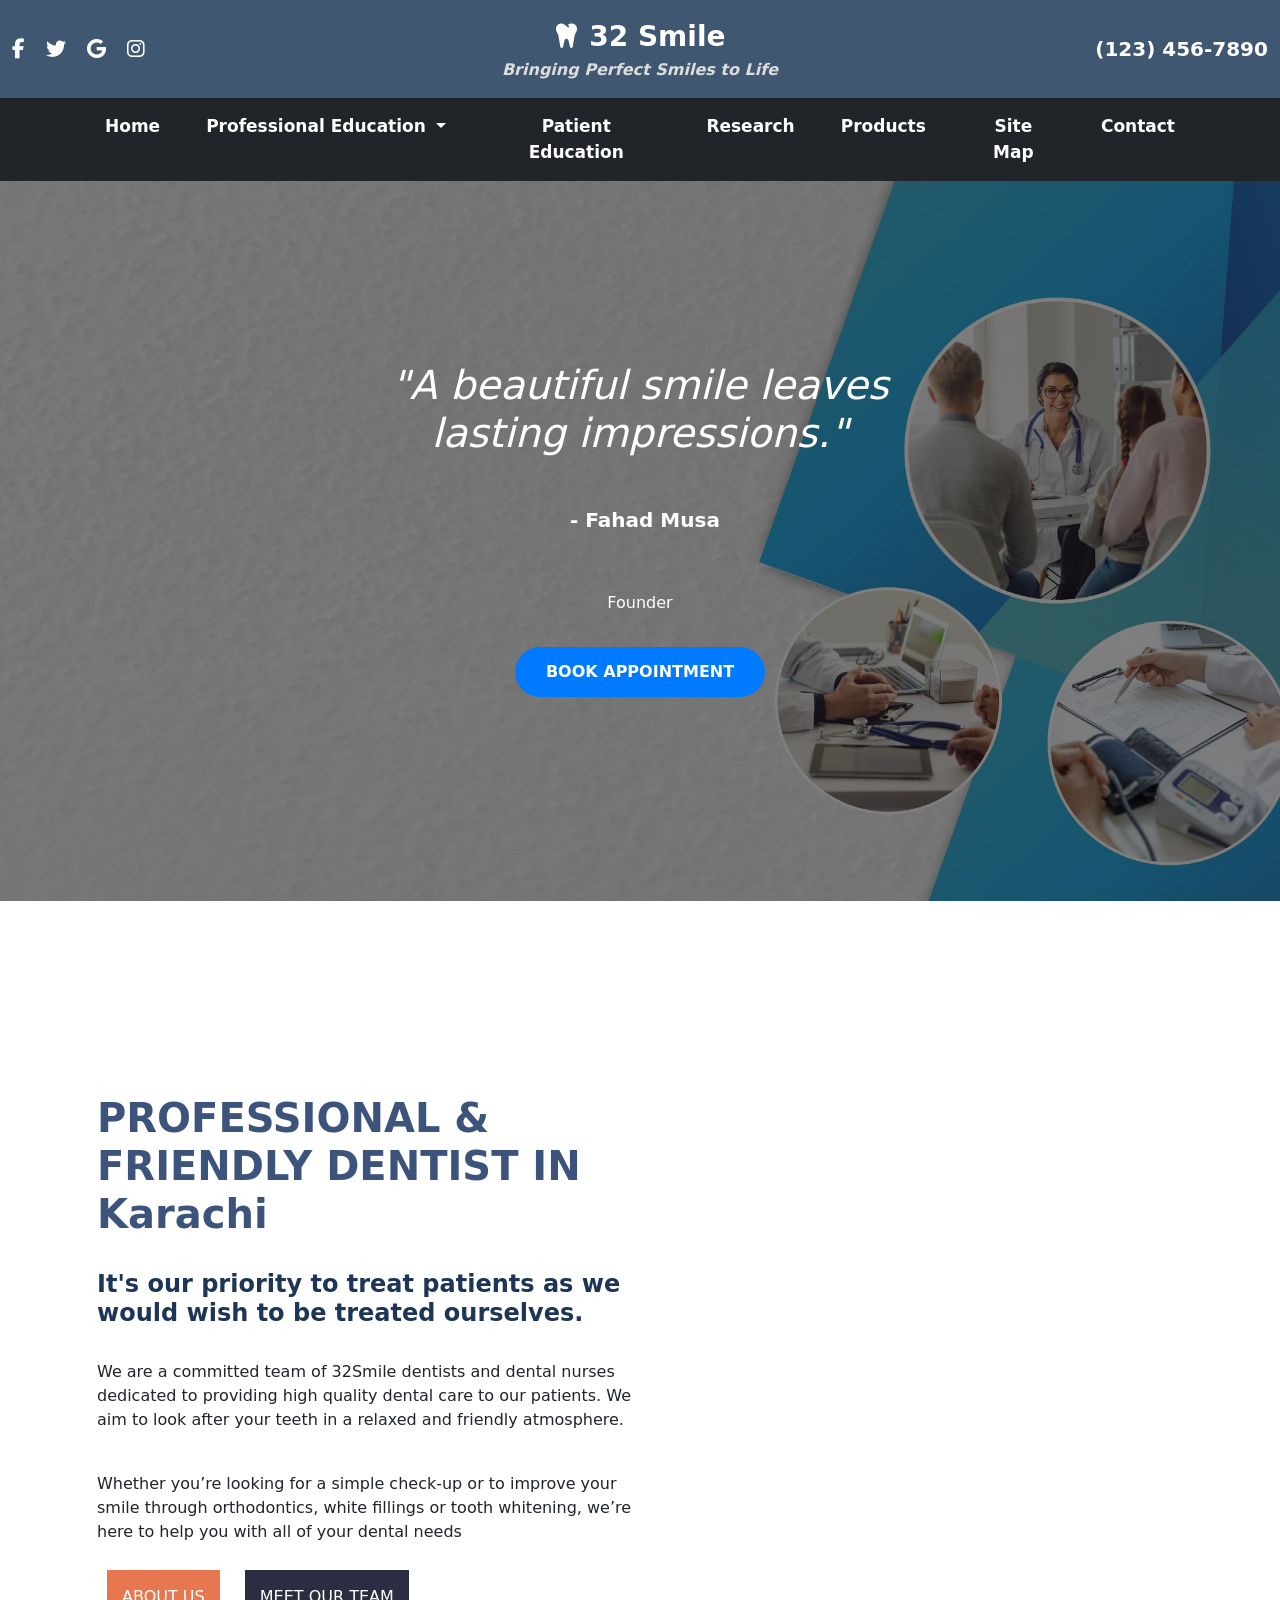
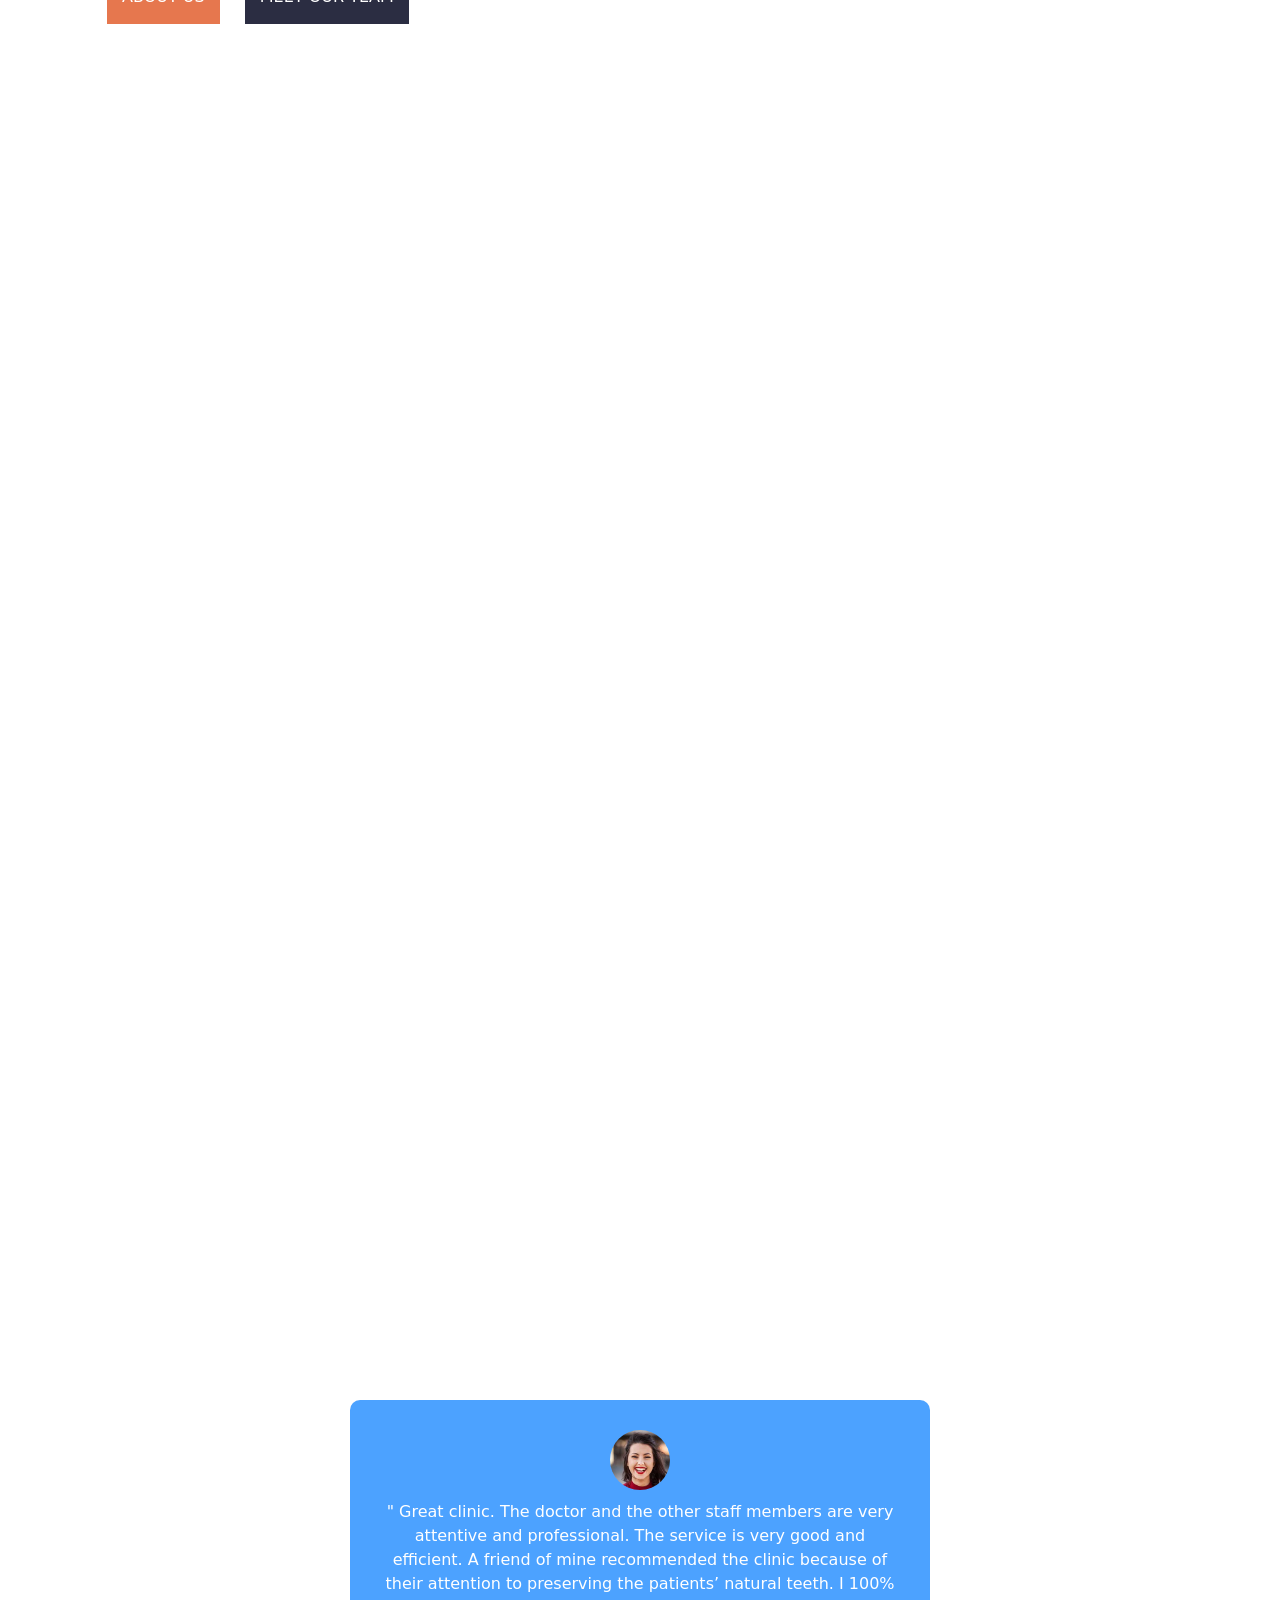
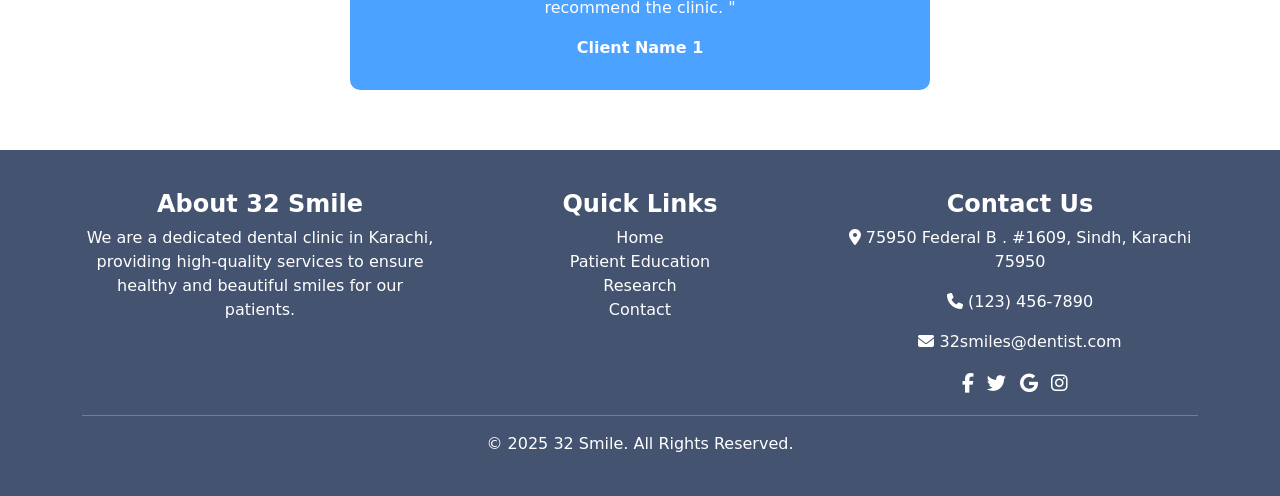
<file: Index.html>
<!DOCTYPE html>
<html lang="en">
<head>
    <meta charset="UTF-8">
    <meta name="viewport" content="width=device-width, initial-scale=1.0">
    <title>32 Smile</title>
    
    <!-- CSS Files -->
    <link rel="stylesheet" href="home.css">
    
    <!-- Font Awesome -->
    <link rel="stylesheet" href="https://cdnjs.cloudflare.com/ajax/libs/font-awesome/6.7.2/css/all.min.css">

    <!-- Bootstrap CSS -->
    <link href="https://cdn.jsdelivr.net/npm/bootstrap@5.3.3/dist/css/bootstrap.min.css" rel="stylesheet">

    <!-- AOS CSS -->
    <link href="https://cdn.jsdelivr.net/npm/aos@2.3.4/dist/aos.css" rel="stylesheet">


</head>
<body>

    <!-- Top Bar -->
<div class="container-fluid text-white py-3 top-bar">
    <div class="row align-items-center">
        <div class="col-4 text-start social-icons">
            <a href="#" class="text-white me-3"><i class="fab fa-facebook-f"></i></a>
            <a href="#" class="text-white me-3"><i class="fab fa-twitter"></i></a>
            <a href="#" class="text-white me-3"><i class="fab fa-google"></i></a>
            <a href="#" class="text-white"><i class="fab fa-instagram"></i></a>
        </div>
        <div class="col-4 text-center logo">
            <i class="fas fa-tooth"></i>
            <span>32 Smile</span>
            <div class="slogan">Bringing Perfect Smiles to Life</div>
        </div>
        <div class="col-4 text-end contact">
            <span>(123) 456-7890</span>
        </div>
    </div>
</div>

<!-- Navbar -->
<nav class="navbar navbar-expand-lg bg-dark navbar-light">
    <div class="container">
      <!-- Navbar Toggler (for mobile) -->
      <button class="navbar-toggler navbar-dark" type="button" data-bs-toggle="collapse" data-bs-target="#navbarNav">
        <span class="navbar-toggler-icon"></span>
      </button>
  
      <!-- Navbar Links -->
      <div class="collapse navbar-collapse" id="navbarNav">
        <ul class="navbar-nav text-center">
          <li class="nav-item"><a class="nav-link" href="Index.html">Home</a></li>
  
          <!-- Dropdown Menu -->
          <li class="nav-item dropdown">
            <a class="nav-link dropdown-toggle" href="#" id="servicesDropdown" role="button" data-bs-toggle="dropdown" aria-expanded="false">
              Professional Education
            </a>
            <ul class="dropdown-menu">
              <li><a class="dropdown-item" href="courses.html">Courses</a></li>
              <li><a class="dropdown-item" href="faculty.html">Faculty</a></li>
              <li><a class="dropdown-item" href="casestudy.html">Case Studies</a></li>
              <li><a class="dropdown-item" href="helpdoc.html">Help Documents</a></li>
              <li><a class="dropdown-item" href="student.html">Student Resources</a></li>
            </ul>
          </li>
  
          <li class="nav-item"><a class="nav-link" href="patient.html">Patient Education</a></li>
          <li class="nav-item"><a class="nav-link" href="research.html">Research</a></li>
          <li class="nav-item"><a class="nav-link" href="product.html">Products</a></li>
          <li class="nav-item"><a class="nav-link" href="Site.html">Site Map</a></li>
          <li class="nav-item"><a class="nav-link" href="ContactUs.html">Contact</a></li>
        </ul>
      </div>
    </div>
  </nav>
  

<!-- Hero Section -->
<section class="hero-section">
    <div class="hero-overlay"></div>
    <div class="hero-content">
        <h1>"A beautiful smile leaves lasting impressions."</h1>
        <div class="founder" style="display: flex; justify-content: center; padding: 40px; font-size: 20px;">
        <p class="founder" style="padding-left: 10px;"><strong>- Fahad Musa</strong></p>
    </div>
        <p class="founder-role">Founder</p>
        <a href="#" class="btn btn-appointment mt-3">BOOK APPOINTMENT</a><br><br>
    </div>
</section>
<!-- Hero Section End -->

     <!-- Contact Info Section -->
    <div class="container-fluid text-white py-5" style="background-color: rgb(64, 85, 124);" data-aos="fade-up" data-aos-delay="100">
        <div class="row text-center">
            <div class="col-md-3 col-6 d-flex flex-column align-items-center" data-aos="fade-up" data-aos-delay="200" data-aos-duration="700">
                <i class="fas fa-headset fs-3 mb-2"></i>
                <span class="fw-bold">(123) 456-7890</span>
            </div>
            <div class="col-md-3 col-6 d-flex flex-column align-items-center" data-aos="fade-up" data-aos-delay="200">
                <i class="fas fa-clock fs-3 mb-2"></i>
                <span class="fw-bold">Monday – Friday</span>
                <span class="fw-bold">8 AM – 6 PM</span>
            </div>
            <div class="col-md-3 col-6 d-flex flex-column align-items-center mt-3 mt-md-0" data-aos="fade-up" data-aos-delay="300">
                <i class="fas fa-map-marker-alt fs-3 mb-2"></i>
                <span class="fw-bold">75950 Federal B . #1609</span>
                <span class="fw-bold">Sindh, Karachi 75950</span>
            </div>
            <div class="col-md-3 col-6 d-flex flex-column align-items-center mt-3 mt-md-0" data-aos="fade-up" data-aos-delay="400">
                <i class="fas fa-envelope fs-3 mb-2"></i>
                <span class="fw-bold">32smiles@dentist.com</span>
            </div>
        </div>
    </div>
    <!-- Contact Info End -->

    <!-- Cards Section -->
    <section class="custom-section" style="padding-left: 30px;"ata-aos="fade-up" data-aos-delay="500">
        <div class="container">
            <div class="row align-items-center">
                <div class="col-lg-6">
                    <h1 class="custom-heading" style="font-size: 40px; color: rgb(60, 83, 124);">PROFESSIONAL & FRIENDLY DENTIST IN Karachi</h1><br>
                    <h4 class="custom-highlight">It's our priority to treat patients as we would wish to be treated ourselves.</h4><br>
                    <p>We are a committed team of 32Smile dentists and dental nurses dedicated to providing high quality dental care to our patients. We aim to look after your teeth in a relaxed and friendly atmosphere.</p><br>

                        <p>Whether you’re looking for a simple check-up or to improve your smile through orthodontics, white fillings or tooth whitening, we’re here to help you with all of your dental needs</p>
                    <div class="mt-3">
                        <button class="btn-orange">ABOUT US</button>
                        <button class="btn-blue">MEET OUR TEAM</button>
                    </div>
                </div>
                <div class="col-lg-6" data-aos="fade-left" data-aos-delay="600">
                    <img style="margin-bottom: 20px; margin-left: 0px;" src="img/custom-section.jpg" alt="32Smile Street View" class="img-fluid rounded">
                </div>
            </div>
        </div>
    </section>
    <!-- Card Section End -->

    <!-- Appointment Section -->
    <div class="container-fluid bg-appointment w-100" style="background-color: rgb(64, 85, 124);" data-aos="fade-up" data-aos-delay="700">
        <div class="container">
            <div class="row gx-5">
                <div class="col-lg-6 py-5" data-aos="fade-right"  data-aos-delay="800">
                    <h1 class="display-5 text-white mb-4">We Are A Certified and Award Winning Dental Clinic</h1>
                    <p class="text-white mb-0">We offer high-quality dental care...</p>
                </div>
                <div class="col-lg-6" data-aos="fade-left" data-aos-delay="900">
                    <div class="appointment-form h-100 d-flex flex-column justify-content-center text-center p-5">
                        <h1 class="text-white mb-4">Make Appointment</h1>
                        <form>
                            <div class="row g-3">
                                <div class="col-12 col-sm-6">
                                    <select class="form-select bg-light border-0" style="height: 55px;">
                                        <option selected>Select A Service</option>
                                        <option value="1">Service 1</option>
                                        <option value="2">Service 2</option>
                                        <option value="3">Service 3</option>
                                    </select>
                                </div>
                                <div class="col-12 col-sm-6">
                                    <select class="form-select bg-light border-0" style="height: 55px;">
                                        <option selected>Select Doctor</option>
                                        <option value="1">Doctor 1</option>
                                        <option value="2">Doctor 2</option>
                                        <option value="3">Doctor 3</option>
                                    </select>
                                </div>
                                <div class="col-12 col-sm-6">
                                    <input type="text" class="form-control bg-light border-0" placeholder="Your Name" style="height: 55px;">
                                </div>
                                <div class="col-12 col-sm-6">
                                    <input type="email" class="form-control bg-light border-0" placeholder="Your Email" style="height: 55px;">
                                </div>
                                <div class="col-12 col-sm-6">
                                    <div class="date" id="date1" data-target-input="nearest">
                                        <input type="text" class="form-control bg-light border-0 datetimepicker-input" placeholder="Appointment Date" style="height: 55px;">
                                    </div>
                                </div>
                                <div class="col-12 col-sm-6">
                                    <div class="time" id="time1" data-target-input="nearest">
                                        <input type="text" class="form-control bg-light border-0 datetimepicker-input" placeholder="Appointment Time" style="height: 55px;">
                                    </div>
                                </div>
                                <div class="col-12">
                                    <button class="btn w-100 py-3" style="background-color: rgb(230, 119, 78);" type="submit">Make Appointment</button>
                                </div>
                            </div>
                        </form>
                    </div>
                </div>
            </div>
        </div>
    </div>

    <!-- Service Boxes Section -->
    <div class="container3 text-center py-2" style="color: rgb(84, 114, 170);" data-aos="fade-up" data-aos-delay="1000">
        <h1 class="fw-bold display-3" style="padding-top: 20px;">SMILE <span class="text-warning">&#9672;</span> LOVE <span class="text-warning">&#9672;</span> CARE</h1>
    </div>

    <div class="container4" data-aos="fade-up" data-aos-delay="1000">
        <div class="row g-3"> 
            <div class="col-md-4" data-aos="fade-up" data-aos-delay="1000">
                <div class="service-box">
                    <img src="img/Smile.jpg" class="img-fluid service-img" alt="Dental Implants">
                    <div class="service-title">DENTAL IMPLANTS</div>
                </div>
            </div>

            <div class="col-md-4" data-aos="fade-up" data-aos-delay="1000">
                <div class="service-box">
                    <img src="img/caring.jpg" class="img-fluid service-img" alt="Invisalign">
                    <div class="service-title">INVISALIGN</div>
                </div>
            </div>

            <div class="col-md-4" data-aos="fade-up" data-aos-delay="1000">
                <div class="service-box">
                    <img src="img/Love.jpeg" class="img-fluid service-img" alt="Specialist Periodontist">
                    <div class="service-title">SPECIALIST PERIODONTIST</div>
                </div>
            </div>

            <div class="col-md-6" data-aos="fade-up" data-aos-delay="500">
                <div class="service-box">
                    <img src="img/slide1.jpg" class="img-fluid service-img" alt="Accepting New Patients">
                    <div class="service-title">NEW PATIENTS</div>
                </div>
            </div>

            <div class="col-md-6" data-aos="fade-up" data-aos-delay="500">
                <div class="service-box">
                    <img src="img/slide3.jpg" class="img-fluid service-img" alt="Fantastic Location">
                    <div class="service-title">FANTASTIC LOCATION</div>
                </div>
            </div>
        </div>
    </div>

    <!-- Testimonial -->
    <div class="container5 mt-5">
        <div id="reviewCarousel" class="carousel slide" data-bs-ride="carousel" data-bs-interval="3000">
            <div class="carousel-inner">
                <div class="carousel-item active">
                    <div class="review-box mx-auto w-50">
                        <img src="img/testimonial-1.jpg" alt="Client 1">
                        <p>" Great clinic. The doctor and the other staff members are very attentive and professional. The service is very good and efficient. A friend of mine recommended the clinic because of their attention to preserving the patients’ natural teeth. I 100% recommend the clinic. "</p>
                        <strong>Client Name 1</strong>
                    </div>
                </div>
                <div class="carousel-item">
                    <div class="review-box mx-auto w-50">
                        <img src="img/testimonial-2.jpg" alt="Client 2">
                        <p>" Great clinic. The doctor and the other staff members are very attentive and professional. The service is very good and efficient. A friend of mine recommended the clinic because of their attention to preserving the patients’ natural teeth. I 100% recommend the clinic. "</p>
                        <strong>Client Name 2</strong>
                    </div>
                </div>
            </div>
            <button class="carousel-control-prev" type="button" data-bs-target="#reviewCarousel" data-bs-slide="prev">
                <span class="carousel-control-prev-icon" aria-hidden="true"></span>
            </button>
            <button class="carousel-control-next" type="button" data-bs-target="#reviewCarousel" data-bs-slide="next">
                <span class="carousel-control-next-icon" aria-hidden="true"></span>
            </button>
        </div>
    </div>

    <!-- Footer Section -->
    <footer class="text-white footer">
        <div class="container">
            <div class="row justify-content-center text-center">
                <div class="col-lg-4 col-md-6 d-flex flex-column align-items-center">
                    <h4 class="fw-bold">About 32 Smile</h4>
                    <p>We are a dedicated dental clinic in Karachi, providing high-quality services to ensure healthy and beautiful smiles for our patients.</p>
                </div>
                <div class="col-lg-4 col-md-6 d-flex flex-column align-items-center">
                    <h4 class="fw-bold">Quick Links</h4>
                    <ul class="list-unstyled">
                        <li><a href="#" class="text-white text-decoration-none">Home</a></li>
                        <li><a href="patient.html" class="text-white text-decoration-none">Patient Education</a></li>
                        <li><a href="research.html" class="text-white text-decoration-none">Research</a></li>
                        <li><a href="ContactUs.html" class="text-white text-decoration-none">Contact</a></li>
                    </ul>
                </div>
                <div class="col-lg-4 col-md-12 d-flex flex-column align-items-center">
                    <h4 class="fw-bold">Contact Us</h4>
                    <p><i class="fas fa-map-marker-alt"></i> 75950 Federal B . #1609, Sindh, Karachi 75950</p>
                    <p><i class="fas fa-phone"></i> (123) 456-7890</p>
                    <p><i class="fas fa-envelope"></i> 32smiles@dentist.com</p>
                    <div class="social-icons">
                        <a href="#" class="text-white me-2"><i class="fab fa-facebook-f"></i></a>
                        <a href="#" class="text-white me-2"><i class="fab fa-twitter"></i></a>
                        <a href="#" class="text-white me-2"><i class="fab fa-google"></i></a>
                        <a href="#" class="text-white"><i class="fab fa-instagram"></i></a>
                    </div>
                </div>
            </div>
            <hr class="bg-white">
            <div class="text-center">
                <p class="mb-0">&copy; 2025 32 Smile. All Rights Reserved.</p>
            </div>
        </div>
    </footer>
    
    <!-- Footer End -->
    


     <!-- Bootstrap JS (Corrected) -->
     <script src="https://cdn.jsdelivr.net/npm/bootstrap@5.3.3/dist/js/bootstrap.bundle.min.js"></script>

     <!-- AOS JS (Moved to Bottom) -->
     <script src="https://cdn.jsdelivr.net/npm/aos@2.3.4/dist/aos.js"></script>
     <script>
         document.addEventListener('DOMContentLoaded', function() {
             AOS.init({
                 duration: 700,  
                 easing: 'ease-in-out', 
                 once: false  
             });
         });
     </script>
</body>
</html>
</file>
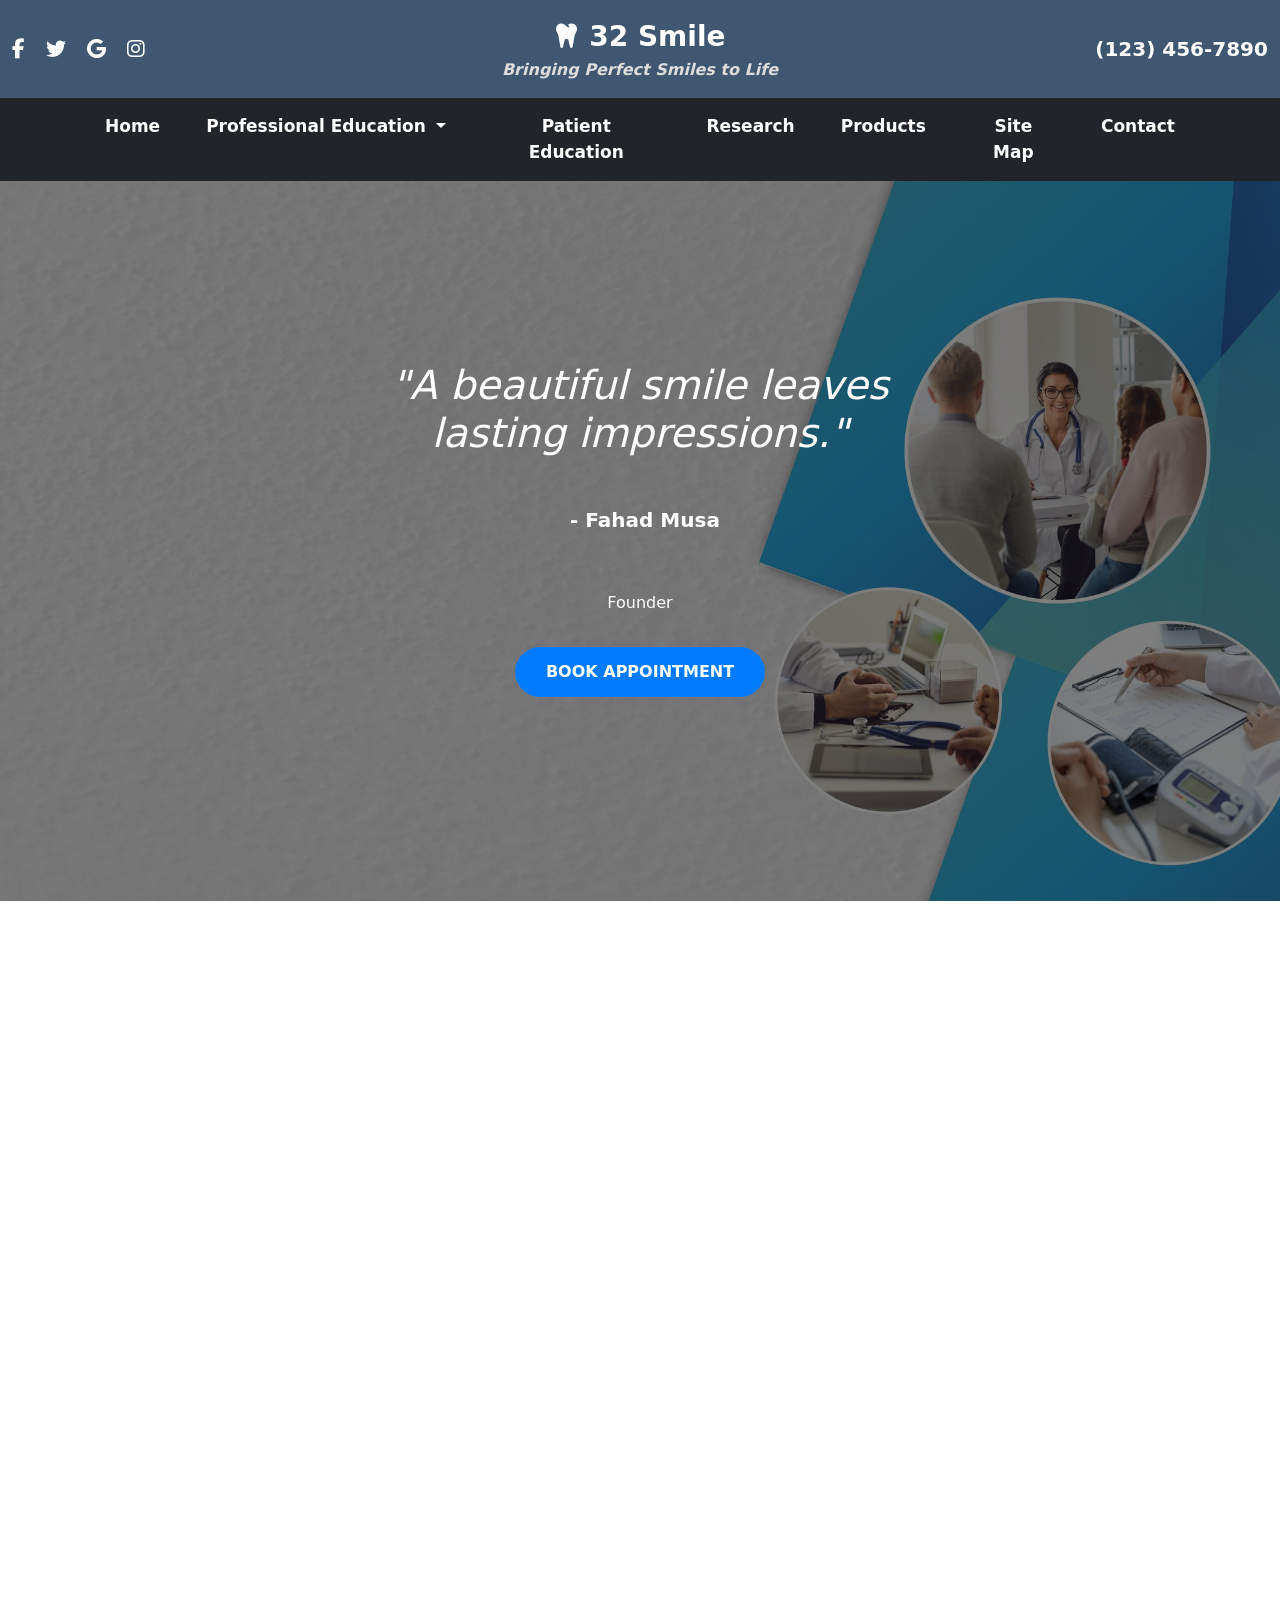
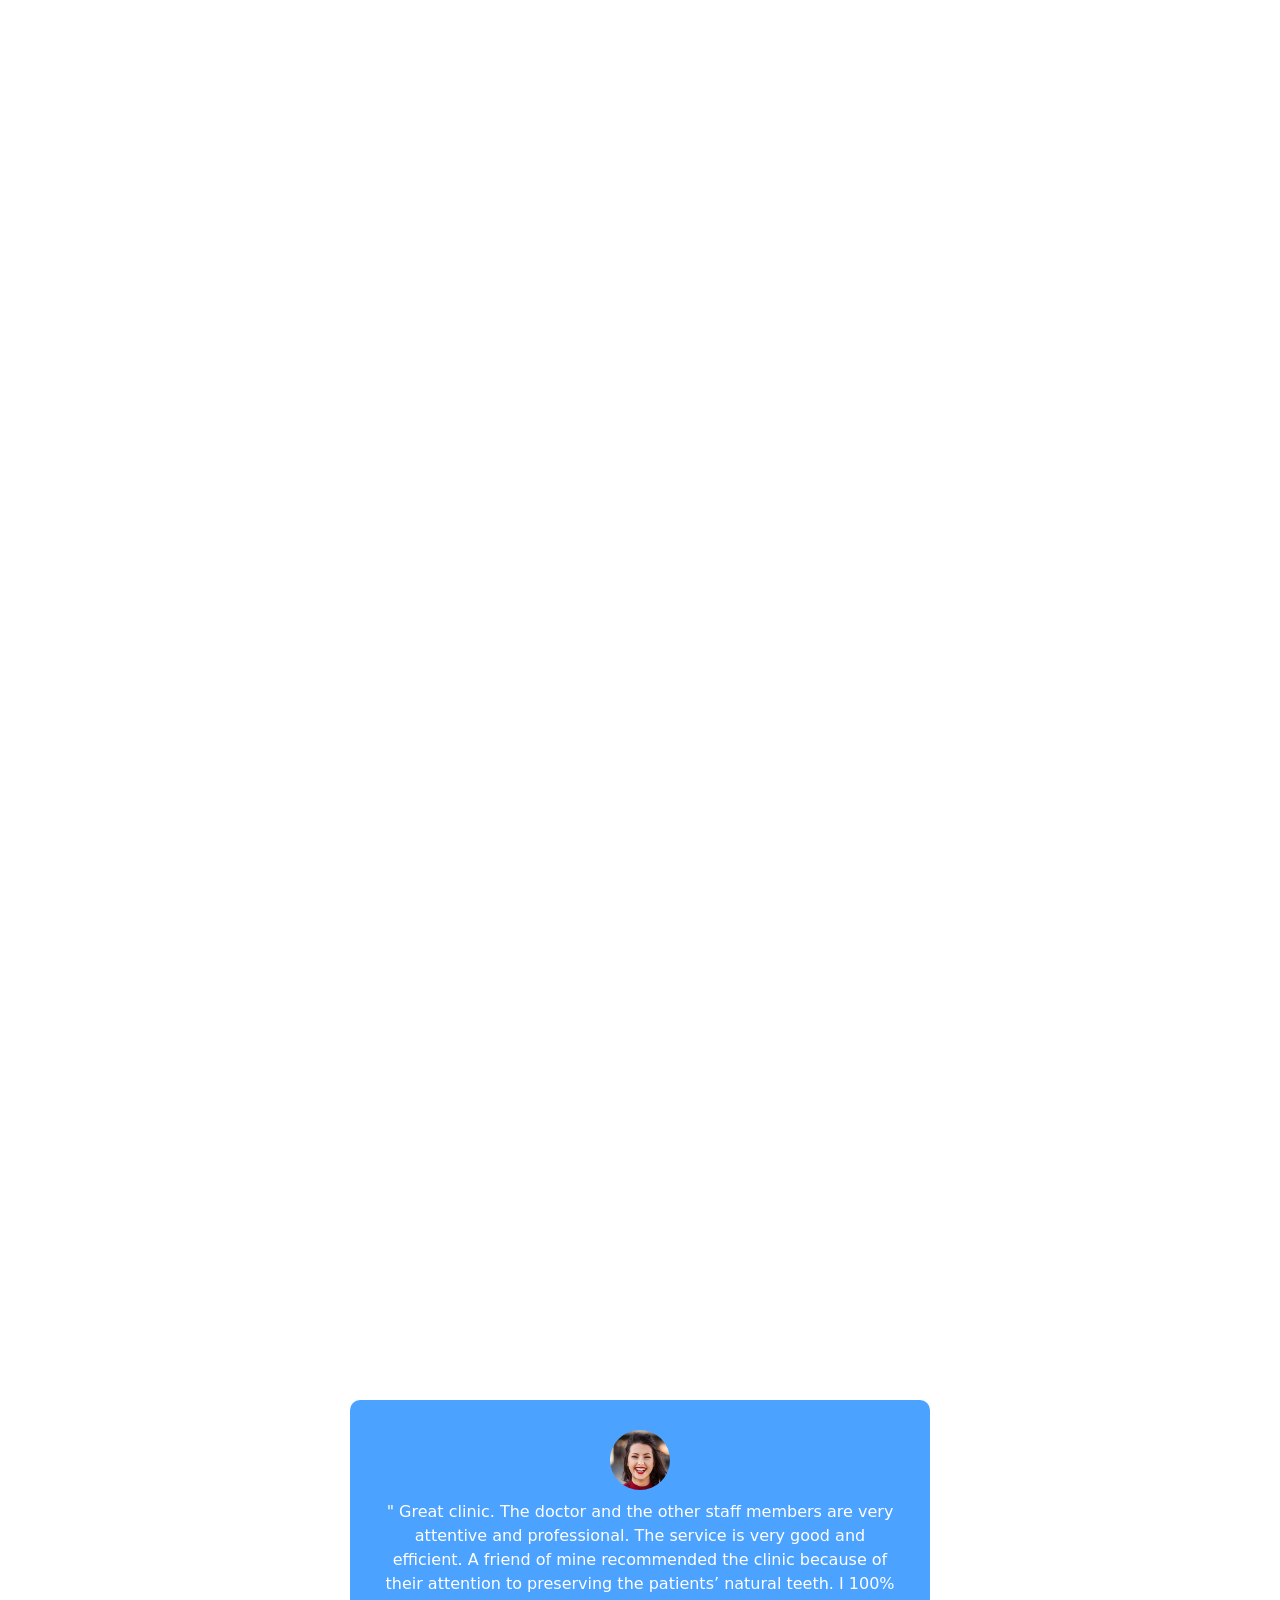
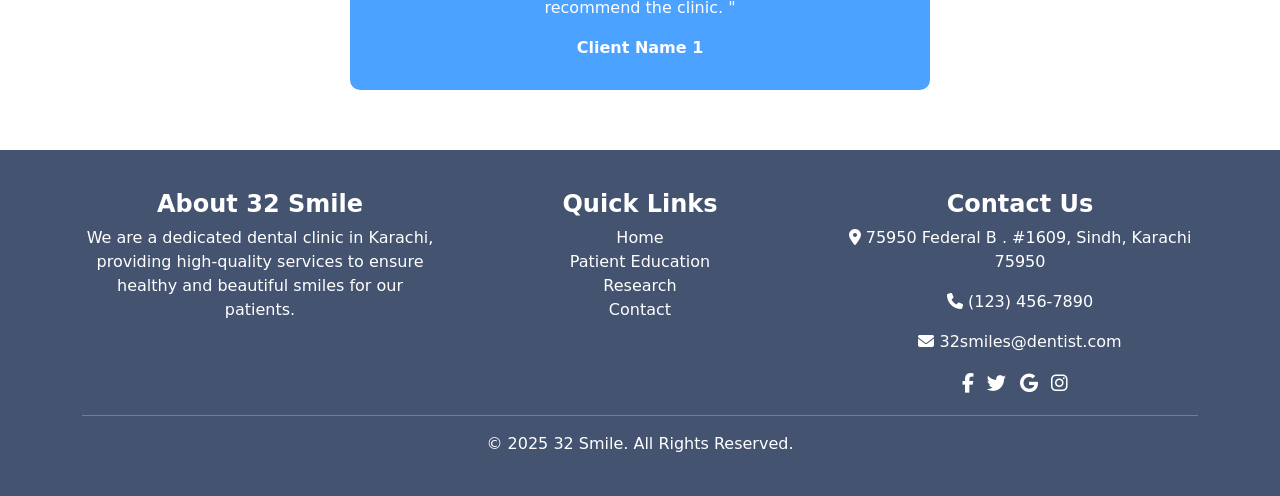
<file: index.html>
<!DOCTYPE html>
<html lang="en">
<head>
    <meta charset="UTF-8">
    <meta name="viewport" content="width=device-width, initial-scale=1.0">
    <title>32 Smile</title>
    
    <!-- CSS Files -->
    <link rel="stylesheet" href="home.css">
    
    <!-- Font Awesome -->
    <link rel="stylesheet" href="https://cdnjs.cloudflare.com/ajax/libs/font-awesome/6.7.2/css/all.min.css">

    <!-- Bootstrap CSS -->
    <link href="https://cdn.jsdelivr.net/npm/bootstrap@5.3.3/dist/css/bootstrap.min.css" rel="stylesheet">

    <!-- AOS CSS -->
    <link href="https://cdn.jsdelivr.net/npm/aos@2.3.4/dist/aos.css" rel="stylesheet">


</head>
<body>

    <!-- Top Bar -->
<div class="container-fluid text-white py-3 top-bar">
    <div class="row align-items-center">
        <div class="col-4 text-start social-icons">
            <a href="#" class="text-white me-3"><i class="fab fa-facebook-f"></i></a>
            <a href="#" class="text-white me-3"><i class="fab fa-twitter"></i></a>
            <a href="#" class="text-white me-3"><i class="fab fa-google"></i></a>
            <a href="#" class="text-white"><i class="fab fa-instagram"></i></a>
        </div>
        <div class="col-4 text-center logo">
            <i class="fas fa-tooth"></i>
            <span>32 Smile</span>
            <div class="slogan">Bringing Perfect Smiles to Life</div>
        </div>
        <div class="col-4 text-end contact">
            <span>(123) 456-7890</span>
        </div>
    </div>
</div>

<!-- Navbar -->
<nav class="navbar navbar-expand-lg bg-dark navbar-light">
    <div class="container">
      <!-- Navbar Toggler (for mobile) -->
      <button class="navbar-toggler navbar-dark" type="button" data-bs-toggle="collapse" data-bs-target="#navbarNav">
        <span class="navbar-toggler-icon"></span>
      </button>
  
      <!-- Navbar Links -->
      <div class="collapse navbar-collapse" id="navbarNav">
        <ul class="navbar-nav text-center">
          <li class="nav-item"><a class="nav-link" href="index.html">Home</a></li>
  
          <!-- Dropdown Menu -->
          <li class="nav-item dropdown">
            <a class="nav-link dropdown-toggle" href="#" id="servicesDropdown" role="button" data-bs-toggle="dropdown" aria-expanded="false">
              Professional Education
            </a>
            <ul class="dropdown-menu">
              <li><a class="dropdown-item" href="courses.html">Courses</a></li>
              <li><a class="dropdown-item" href="faculty.html">Faculty</a></li>
              <li><a class="dropdown-item" href="casestudy.html">Case Studies</a></li>
              <li><a class="dropdown-item" href="helpdoc.html">Help Documents</a></li>
              <li><a class="dropdown-item" href="student.html">Student Resources</a></li>
            </ul>
          </li>
  
          <li class="nav-item"><a class="nav-link" href="patient.html">Patient Education</a></li>
          <li class="nav-item"><a class="nav-link" href="research.html">Research</a></li>
          <li class="nav-item"><a class="nav-link" href="product.html">Products</a></li>
          <li class="nav-item"><a class="nav-link" href="Site.html">Site Map</a></li>
          <li class="nav-item"><a class="nav-link" href="ContactUs.html">Contact</a></li>
        </ul>
      </div>
    </div>
  </nav>
  

<!-- Hero Section -->
<section class="hero-section">
    <div class="hero-overlay"></div>
    <div class="hero-mobile-banner d-block d-md-none">
        <img src="img/main.jpg" alt="32 Smile Dental Clinic" class="img-fluid w-100">
    </div>
    <div class="hero-content">
        <h1>"A beautiful smile leaves lasting impressions."</h1>
        <div class="founder" style="display: flex; justify-content: center; padding: 40px; font-size: 20px;">
        <p class="founder" style="padding-left: 10px;"><strong>- Fahad Musa</strong></p>
    </div>
        <p class="founder-role">Founder</p>
        <a href="#appointment" class="btn btn-appointment mt-3">BOOK APPOINTMENT</a><br><br>
    </div>
</section>
<!-- Hero Section End -->

     <!-- Contact Info Section -->
    <div class="container-fluid text-white py-5" style="background-color: rgb(64, 85, 124);" data-aos="fade-up" data-aos-delay="100">
        <div class="row text-center">
            <div class="col-md-3 col-6 d-flex flex-column align-items-center" data-aos="fade-up" data-aos-delay="200" data-aos-duration="700">
                <i class="fas fa-headset fs-3 mb-2"></i>
                <span class="fw-bold">(123) 456-7890</span>
            </div>
            <div class="col-md-3 col-6 d-flex flex-column align-items-center" data-aos="fade-up" data-aos-delay="200">
                <i class="fas fa-clock fs-3 mb-2"></i>
                <span class="fw-bold">Monday – Friday</span>
                <span class="fw-bold">8 AM – 6 PM</span>
            </div>
            <div class="col-md-3 col-6 d-flex flex-column align-items-center mt-3 mt-md-0" data-aos="fade-up" data-aos-delay="300">
                <i class="fas fa-map-marker-alt fs-3 mb-2"></i>
                <span class="fw-bold">75950 Federal B . #1609</span>
                <span class="fw-bold">Sindh, Karachi 75950</span>
            </div>
            <div class="col-md-3 col-6 d-flex flex-column align-items-center mt-3 mt-md-0" data-aos="fade-up" data-aos-delay="400">
                <i class="fas fa-envelope fs-3 mb-2"></i>
                <span class="fw-bold">32smiles@dentist.com</span>
            </div>
        </div>
    </div>
    <!-- Contact Info End -->

    <!-- Cards Section -->
    <section class="custom-section" data-aos="fade-up" data-aos-delay="500">
        <div class="container">
            <div class="row align-items-center">
                <div class="col-lg-6">
                    <h1 class="custom-heading" style="font-size: 40px; color: rgb(60, 83, 124);">PROFESSIONAL & FRIENDLY DENTIST IN Karachi</h1><br>
                    <h4 class="custom-highlight">It's our priority to treat patients as we would wish to be treated ourselves.</h4><br>
                    <p>We are a committed team of 32Smile dentists and dental nurses dedicated to providing high quality dental care to our patients. We aim to look after your teeth in a relaxed and friendly atmosphere.</p><br>

                        <p>Whether you’re looking for a simple check-up or to improve your smile through orthodontics, white fillings or tooth whitening, we’re here to help you with all of your dental needs</p>
                    <div class="mt-3">
                        <button class="btn-orange">ABOUT US</button>
                        <button class="btn-blue">MEET OUR TEAM</button>
                    </div>
                </div>
                <div class="col-lg-6" data-aos="fade-left" data-aos-delay="600">
                    <img style="margin-bottom: 20px; margin-left: 0px;" src="img/custom-section.jpg" alt="32Smile Street View" class="img-fluid rounded">
                </div>
            </div>
        </div>
    </section>
    <!-- Card Section End -->

    <!-- Appointment Section -->
    <div id="appointment" class="container-fluid bg-appointment w-100" style="background-color: rgb(64, 85, 124);" data-aos="fade-up" data-aos-delay="700">
        <div class="container">
            <div class="row gx-5">
                <div class="col-lg-6 py-5" data-aos="fade-right"  data-aos-delay="800">
                    <h1 class="display-5 text-white mb-4">We Are A Certified and Award Winning Dental Clinic</h1>
                    <p class="text-white mb-0">We offer high-quality dental care...</p>
                </div>
                <div class="col-lg-6" data-aos="fade-left" data-aos-delay="900">
                    <div class="appointment-form h-100 d-flex flex-column justify-content-center text-center p-5">
                        <h1 class="text-white mb-4">Make Appointment</h1>
                        <form>
                            <div class="row g-3">
                                <div class="col-12 col-sm-6">
                                    <select class="form-select bg-light border-0" style="height: 55px;">
                                        <option selected>Select A Service</option>
                                        <option value="1">Service 1</option>
                                        <option value="2">Service 2</option>
                                        <option value="3">Service 3</option>
                                    </select>
                                </div>
                                <div class="col-12 col-sm-6">
                                    <select class="form-select bg-light border-0" style="height: 55px;">
                                        <option selected>Select Doctor</option>
                                        <option value="1">Doctor 1</option>
                                        <option value="2">Doctor 2</option>
                                        <option value="3">Doctor 3</option>
                                    </select>
                                </div>
                                <div class="col-12 col-sm-6">
                                    <input type="text" class="form-control bg-light border-0" placeholder="Your Name" style="height: 55px;">
                                </div>
                                <div class="col-12 col-sm-6">
                                    <input type="email" class="form-control bg-light border-0" placeholder="Your Email" style="height: 55px;">
                                </div>
                                <div class="col-12 col-sm-6">
                                    <div class="date" id="date1" data-target-input="nearest">
                                        <input type="text" class="form-control bg-light border-0 datetimepicker-input" placeholder="Appointment Date" style="height: 55px;">
                                    </div>
                                </div>
                                <div class="col-12 col-sm-6">
                                    <div class="time" id="time1" data-target-input="nearest">
                                        <input type="text" class="form-control bg-light border-0 datetimepicker-input" placeholder="Appointment Time" style="height: 55px;">
                                    </div>
                                </div>
                                <div class="col-12">
                                    <button class="btn w-100 py-3" style="background-color: rgb(230, 119, 78);" type="submit">Make Appointment</button>
                                </div>
                            </div>
                        </form>
                    </div>
                </div>
            </div>
        </div>
    </div>

    <!-- Service Boxes Section -->
    <div class="container3 text-center py-2" style="color: rgb(84, 114, 170);" data-aos="fade-up" data-aos-delay="1000">
        <h1 class="fw-bold display-3" style="padding-top: 20px;">SMILE <span class="text-warning">&#9672;</span> LOVE <span class="text-warning">&#9672;</span> CARE</h1>
    </div>

    <div class="container4" data-aos="fade-up" data-aos-delay="1000">
        <div class="row g-3"> 
            <div class="col-md-4" data-aos="fade-up" data-aos-delay="1000">
                <div class="service-box">
                    <img src="img/Smile.jpg" class="img-fluid service-img" alt="Dental Implants">
                    <div class="service-title">DENTAL IMPLANTS</div>
                </div>
            </div>

            <div class="col-md-4" data-aos="fade-up" data-aos-delay="1000">
                <div class="service-box">
                    <img src="img/caring.jpg" class="img-fluid service-img" alt="Invisalign">
                    <div class="service-title">INVISALIGN</div>
                </div>
            </div>

            <div class="col-md-4" data-aos="fade-up" data-aos-delay="1000">
                <div class="service-box">
                    <img src="img/Love.jpeg" class="img-fluid service-img" alt="Specialist Periodontist">
                    <div class="service-title">SPECIALIST PERIODONTIST</div>
                </div>
            </div>

            <div class="col-md-6" data-aos="fade-up" data-aos-delay="500">
                <div class="service-box">
                    <img src="img/slide1.jpg" class="img-fluid service-img" alt="Accepting New Patients">
                    <div class="service-title">NEW PATIENTS</div>
                </div>
            </div>

            <div class="col-md-6" data-aos="fade-up" data-aos-delay="500">
                <div class="service-box">
                    <img src="img/slide3.jpg" class="img-fluid service-img" alt="Fantastic Location">
                    <div class="service-title">FANTASTIC LOCATION</div>
                </div>
            </div>
        </div>
    </div>

    <!-- Testimonial -->
    <div class="container5 mt-5">
        <div id="reviewCarousel" class="carousel slide" data-bs-ride="carousel" data-bs-interval="3000">
            <div class="carousel-inner">
                <div class="carousel-item active">
                    <div class="review-box mx-auto w-50">
                        <img src="img/testimonial-1.jpg" alt="Client 1">
                        <p>" Great clinic. The doctor and the other staff members are very attentive and professional. The service is very good and efficient. A friend of mine recommended the clinic because of their attention to preserving the patients’ natural teeth. I 100% recommend the clinic. "</p>
                        <strong>Client Name 1</strong>
                    </div>
                </div>
                <div class="carousel-item">
                    <div class="review-box mx-auto w-50">
                        <img src="img/testimonial-2.jpg" alt="Client 2">
                        <p>" Great clinic. The doctor and the other staff members are very attentive and professional. The service is very good and efficient. A friend of mine recommended the clinic because of their attention to preserving the patients’ natural teeth. I 100% recommend the clinic. "</p>
                        <strong>Client Name 2</strong>
                    </div>
                </div>
            </div>
            <button class="carousel-control-prev" type="button" data-bs-target="#reviewCarousel" data-bs-slide="prev">
                <span class="carousel-control-prev-icon" aria-hidden="true"></span>
            </button>
            <button class="carousel-control-next" type="button" data-bs-target="#reviewCarousel" data-bs-slide="next">
                <span class="carousel-control-next-icon" aria-hidden="true"></span>
            </button>
        </div>
    </div>

    <!-- Footer Section -->
    <footer class="text-white footer">
        <div class="container">
            <div class="row justify-content-center text-center">
                <div class="col-lg-4 col-md-6 d-flex flex-column align-items-center">
                    <h4 class="fw-bold">About 32 Smile</h4>
                    <p>We are a dedicated dental clinic in Karachi, providing high-quality services to ensure healthy and beautiful smiles for our patients.</p>
                </div>
                <div class="col-lg-4 col-md-6 d-flex flex-column align-items-center">
                    <h4 class="fw-bold">Quick Links</h4>
                    <ul class="list-unstyled">
                        <li><a href="#" class="text-white text-decoration-none">Home</a></li>
                        <li><a href="patient.html" class="text-white text-decoration-none">Patient Education</a></li>
                        <li><a href="research.html" class="text-white text-decoration-none">Research</a></li>
                        <li><a href="ContactUs.html" class="text-white text-decoration-none">Contact</a></li>
                    </ul>
                </div>
                <div class="col-lg-4 col-md-12 d-flex flex-column align-items-center">
                    <h4 class="fw-bold">Contact Us</h4>
                    <p><i class="fas fa-map-marker-alt"></i> 75950 Federal B . #1609, Sindh, Karachi 75950</p>
                    <p><i class="fas fa-phone"></i> (123) 456-7890</p>
                    <p><i class="fas fa-envelope"></i> 32smiles@dentist.com</p>
                    <div class="social-icons">
                        <a href="#" class="text-white me-2"><i class="fab fa-facebook-f"></i></a>
                        <a href="#" class="text-white me-2"><i class="fab fa-twitter"></i></a>
                        <a href="#" class="text-white me-2"><i class="fab fa-google"></i></a>
                        <a href="#" class="text-white"><i class="fab fa-instagram"></i></a>
                    </div>
                </div>
            </div>
            <hr class="bg-white">
            <div class="text-center">
                <p class="mb-0">&copy; 2025 32 Smile. All Rights Reserved.</p>
            </div>
        </div>
    </footer>
    
    <!-- Footer End -->
    


     <!-- Bootstrap JS (Corrected) -->
     <script src="https://cdn.jsdelivr.net/npm/bootstrap@5.3.3/dist/js/bootstrap.bundle.min.js"></script>

     <!-- AOS JS (Moved to Bottom) -->
     <script src="https://cdn.jsdelivr.net/npm/aos@2.3.4/dist/aos.js"></script>
     <script>
         document.addEventListener('DOMContentLoaded', function() {
             AOS.init({
                 duration: 700,  
                 easing: 'ease-in-out', 
                 once: false  
             });
         });
     </script>
</body>
</html>
</file>
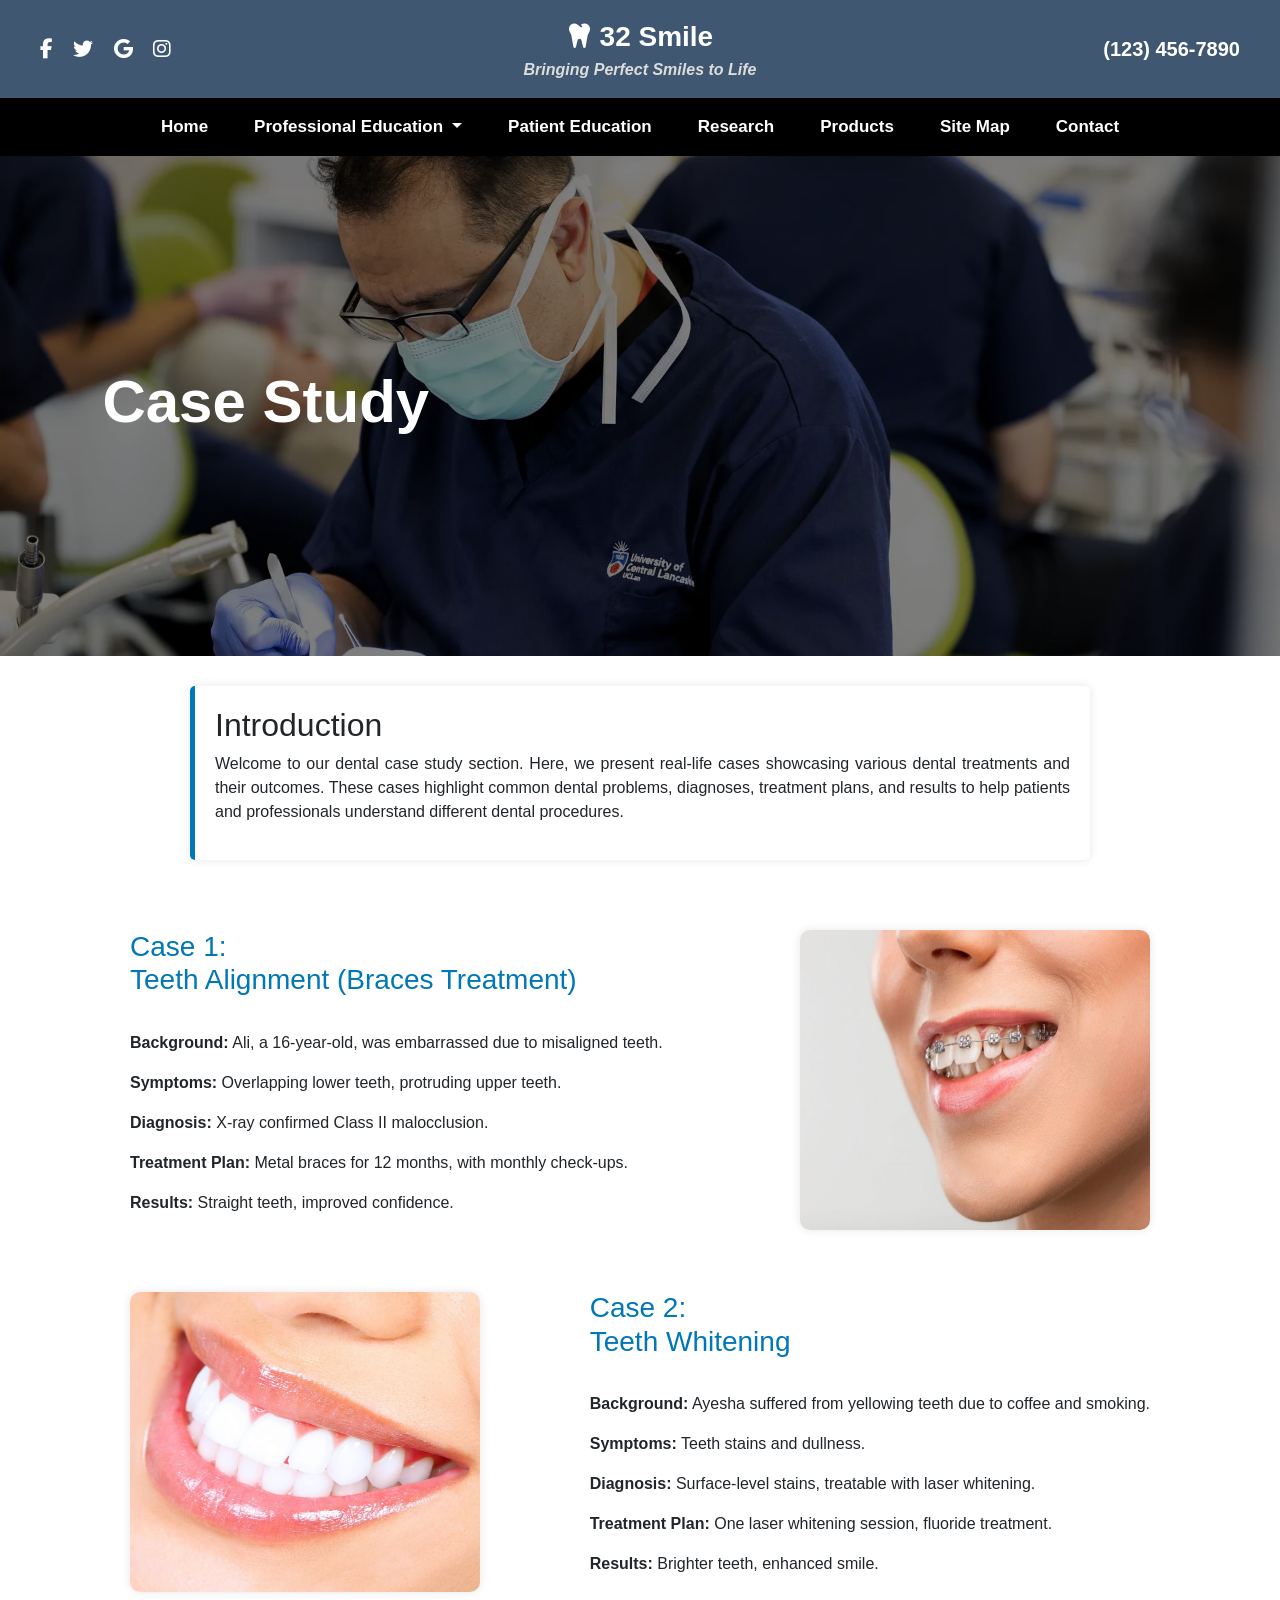
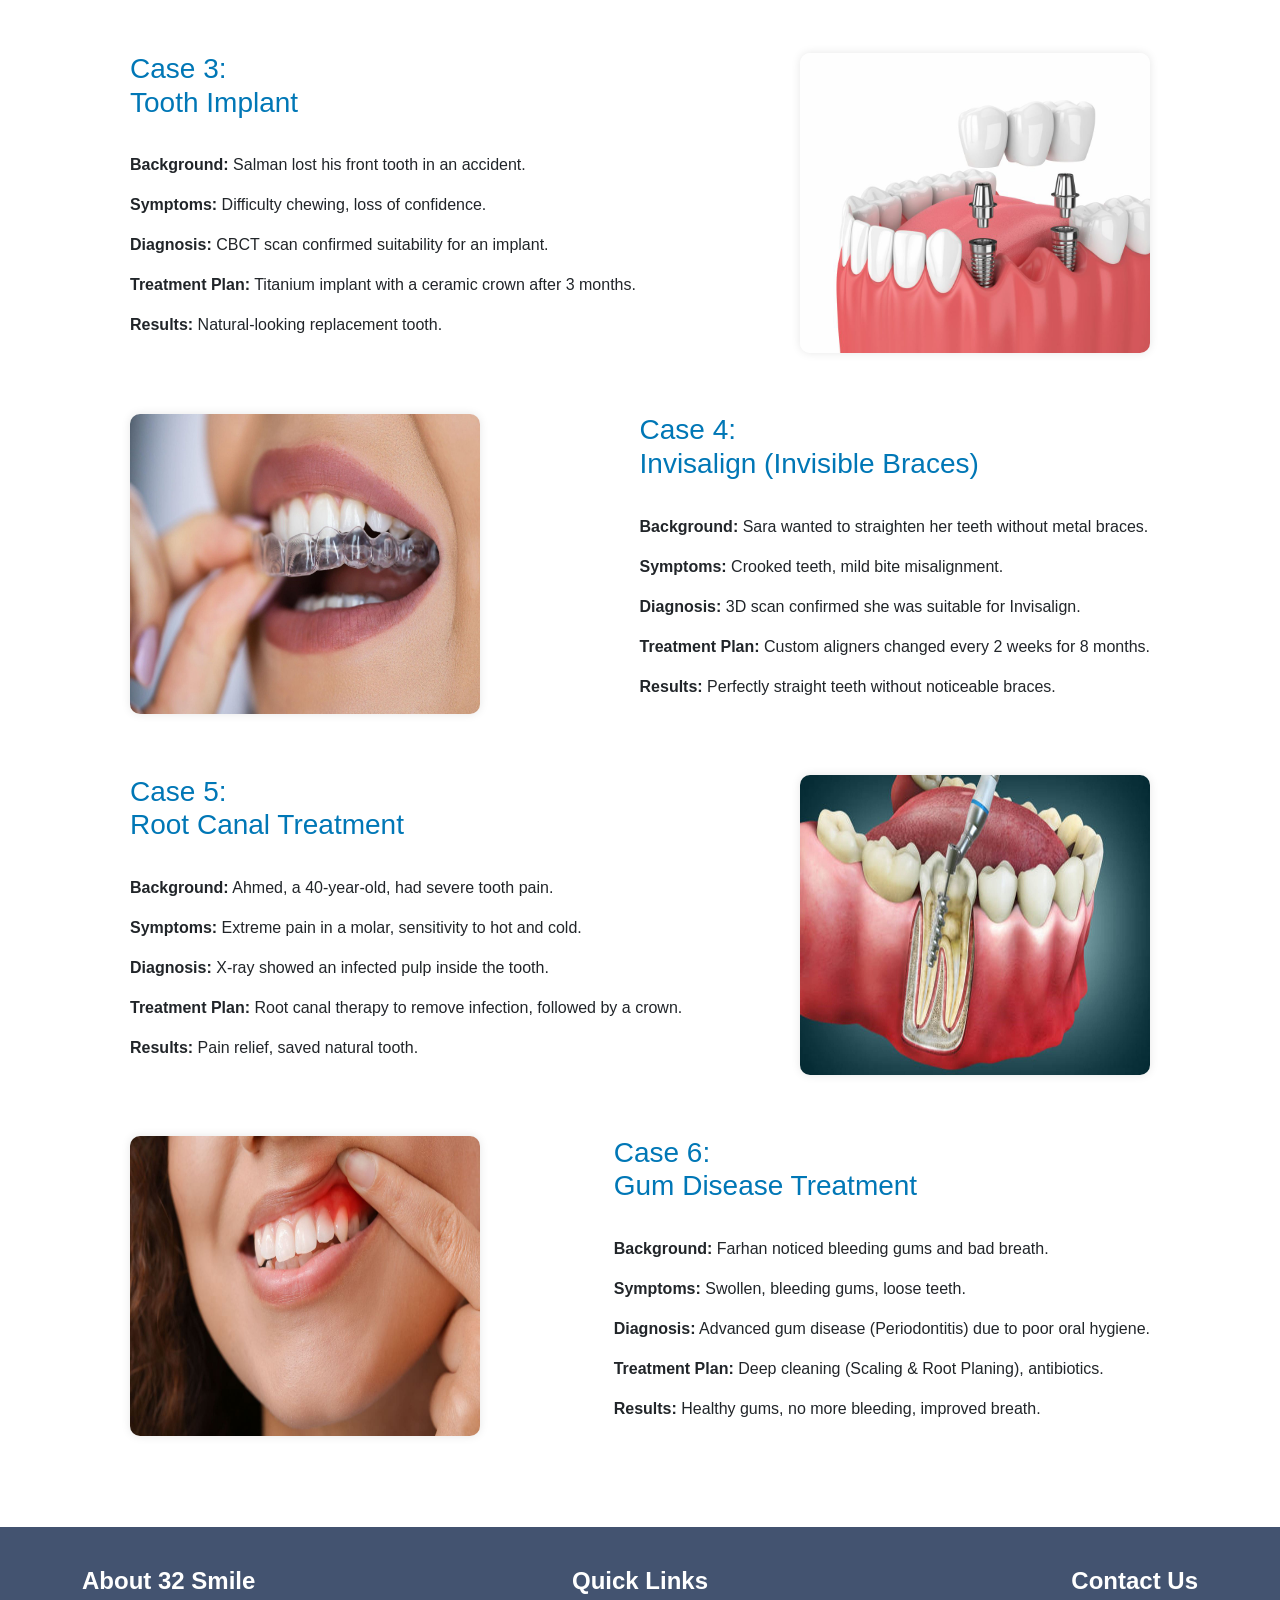
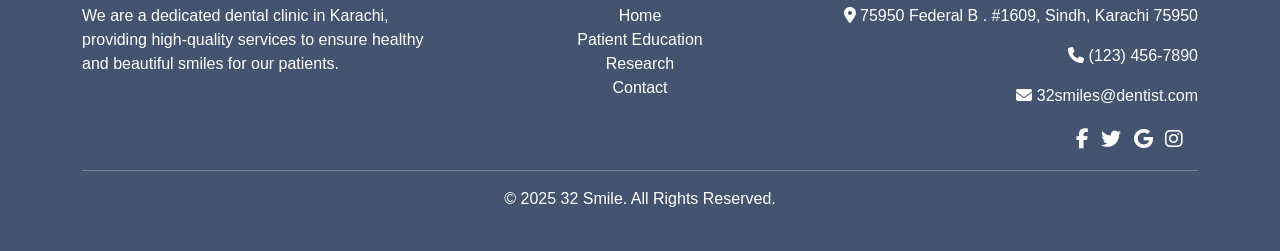
<file: casestudy.html>
<!DOCTYPE html>
<html lang="en">

<head>
    <meta charset="UTF-8">
    <meta name="viewport" content="width=device-width, initial-scale=1.0">

    <link rel="stylesheet" href="https://cdnjs.cloudflare.com/ajax/libs/font-awesome/6.7.2/css/all.min.css">

    <!-- Bootstrap CSS -->
    <link href="https://cdn.jsdelivr.net/npm/bootstrap@5.3.3/dist/css/bootstrap.min.css" rel="stylesheet">
    <link rel="stylesheet" href="header.css">
    <title>Case Study</title>

</head>

<style>
    * {
  box-sizing: border-box;
  margin: 0;
  padding: 0;
  font-family: 'Segoe UI', Tahoma, Geneva, Verdana, sans-serif;
}

/* Hero Section */
.hero-section {
    background: url('img/courses.jpg') no-repeat center center/cover;
  height: 500px; /* Fixed height */
  display: flex;
  align-items: center;
  justify-content: flex-start;
  padding-left: 8%;
  position: relative;
  color: white;
}

.hero-overlay {
  position: absolute;
  top: 0;
  left: 0;
  width: 100%;
  height: 100%;
  background: rgba(0, 0, 0, 0.5);
}

.hero-content {
  position: relative;
  z-index: 2;
  max-width: 600px;
}

.hero-content h1 {
  font-size: 2.5rem;
}

/* Case Studies Section */
.case-studies {
  max-width: 1100px;
  margin: 30px auto;
  padding: 20px;
}

/* Introduction */
.intro {
  max-width: 900px;
  margin: 30px auto;
  padding: 20px;
  background-color: white;
  border-left: 5px solid #0077b6;
  box-shadow: 0 0 10px rgba(0, 0, 0, 0.1);
  border-radius: 5px;
  text-align: justify;
}

/* Case Study Layout */
.case2, .case3 {
  display: flex;
  justify-content: space-between;
  align-items: center;
  background-color: white;
  margin-bottom: 20px;
  padding: 20px;
  border-radius: 5px;
  text-align: justify;
}

.case2 img, .case3 img {
  width: 350px;
  height: auto;
  border-radius: 10px;
  box-shadow: 0 0 10px rgba(0, 0, 0, 0.1);
}

.case h2 {
  color: #0077b6;
  font-size: 28px;
  margin-bottom: 10px;
}

.case p {
  font-size: 1em;
  line-height: 1.5;
}

/* Footer */
footer {
  background-color: rgb(67, 83, 112);
  padding: 40px 0;
  color: white;
  text-align: center;
}

footer ul {
  padding: 0;
  list-style: none;
}

/* Responsive Design */
@media (max-width: 992px) {
  .top-bar {
    padding: 10px 20px;
  }

  .hero-section {
    height: 300px;
  }

  .hero-content h1 {
    font-size: 2rem;
  }

  .case2, .case3 {
    flex-direction: column;
    text-align: center;
  }

  .case2 img, .case3 img {
    width: 100%;
    max-width: 350px;
    margin: 15px 0;
  }

  .case h2 {
    font-size: 24px;
  }

  .case p {
    font-size: 0.9em;
  }
}

@media (max-width: 768px) {
  .top-bar {
    text-align: center;
  }

  .social-icons a {
    margin: 5px;
  }

  .contact {
    font-size: 16px;
  }

  .hero-content h1 {
    font-size: 1.8rem;
  }

  .case-studies, .intro {
    padding: 15px;
  }

  .case h2 {
    font-size: 1.3em;
  }

  .case p {
    font-size: 0.9em;
  }

  footer {
    padding: 20px;
  }
}

@media (max-width: 576px) {
  .hero-section {
    height: 250px;
  }

  .hero-content h1 {
    font-size: 1.5rem;
  }

  .case2, .case3 {
    padding: 10px;
  }

  .case h2 {
    font-size: 1.2em;
  }

  .case p {
    font-size: 0.85em;
  }
}






@media (max-width: 767.98px) {
  .hero-section {
    height: 200px;
    padding-left: 20px;
  }
  .hero-content h1 {
    font-size: 1.8rem;
  }
  .case img[style*="height: 300px"] {
    height: 200px !important;
    width: 100% !important;
    max-width: 100% !important;
    object-fit: cover;
  }
  .case2, .case3 {
    flex-direction: column !important;
  }
}
</style>

<body>

<!-- Top Bar -->
<div class="container-fluid text-white py-3 top-bar">
  <div class="row align-items-center">
      <div class="col-4 text-start social-icons">
          <a href="https://www.facebook.com/" class="text-white me-3"><i class="fab fa-facebook-f"></i></a>
          <a href="https://www.x.com/" class="text-white me-3"><i class="fab fa-twitter"></i></a>
          <a href="https://www.google.com/" class="text-white me-3"><i class="fab fa-google"></i></a>
          <a href="https://www.instagram.com/" class="text-white"><i class="fab fa-instagram"></i></a>
      </div>
      <div class="col-4 text-center logo">
          <i class="fas fa-tooth"></i>
          <span>32 Smile</span>
          <div class="slogan">Bringing Perfect Smiles to Life</div>
      </div>
      <div class="col-4 text-end contact">
          <span>(123) 456-7890</span>
      </div>
  </div>
</div>
<!-- Topbar End -->

<!-- Navbar -->
<nav class="navbar navbar-expand-lg bg-dark navbar-light">
  <div class="container">
      <!-- Navbar Toggler (for mobile) -->
      <button class="navbar-toggler navbar-dark" type="button" data-bs-toggle="collapse" data-bs-target="#navbarNav">
          <span class="navbar-toggler-icon"></span>
      </button>

      <!-- Navbar Links -->
      <div class="collapse navbar-collapse justify-content-center" id="navbarNav">
          <ul class="navbar-nav text-center">
              <li class="nav-item"><a class="nav-link" href="index.html">Home</a></li>

              <!-- Dropdown Menu -->
              <li class="nav-item dropdown">
                  <a class="nav-link dropdown-toggle" href="#" id="servicesDropdown" role="button" data-bs-toggle="dropdown" aria-expanded="false">
                      Professional Education
                  </a>
                  <ul class="dropdown-menu">
                      <li><a class="dropdown-item" href="courses.html">Courses</a></li>
                      <li><a class="dropdown-item" href="faculty.html">Faculty</a></li>
                      <li><a class="dropdown-item" href="casestudy.html">Case Studies</a></li>
                      <li><a class="dropdown-item" href="helpdoc.html">Help Documents</a></li>
                      <li><a class="dropdown-item" href="student.html">Student Resources</a></li>
                  </ul>
              </li>

              <li class="nav-item"><a class="nav-link" href="patient.html">Patient Education</a></li>
              <li class="nav-item"><a class="nav-link" href="research.html">Research</a></li>
              <li class="nav-item"><a class="nav-link" href="product.html">Products</a></li>
              <li class="nav-item"><a class="nav-link" href="Site.html">Site Map</a></li>
              <li class="nav-item"><a class="nav-link" href="ContactUs.html">Contact</a></li>
          </ul>
      </div>
  </div>
</nav>

<!-- Hero Section -->
<section class="hero-section">
    <div class="hero-overlay"></div>
    <div class="hero-content">
        <h1 style="font-size: 60px;"><b>Case Study</b></h1>
    </div>
</section>
<!-- hero section End -->
    
<!-- Introduction Section -->
<section class="intro">
    <h2>Introduction</h2>
    <p>Welcome to our dental case study section. Here, we present real-life cases showcasing various dental treatments and their outcomes. These cases highlight common dental problems, diagnoses, treatment plans, and results to help patients and professionals understand different dental procedures.</p>
</section>

<!-- Case Studies Section -->
<section class="case-studies">

    <!-- Case 1: Teeth Alignment (Braces Treatment) -->
     <div class="case2">
    <div class="case">
        <h2>Case 1:<br> Teeth Alignment (Braces Treatment)</h2><br>
        <p><strong>Background:</strong> Ali, a 16-year-old, was embarrassed due to misaligned teeth.</p>
        <p><strong>Symptoms:</strong> Overlapping lower teeth, protruding upper teeth.</p>
        <p><strong>Diagnosis:</strong> X-ray confirmed Class II malocclusion.</p>
        <p><strong>Treatment Plan:</strong> Metal braces for 12 months, with monthly check-ups.</p>
        <p><strong>Results:</strong> Straight teeth, improved confidence.</p>
    </div>

    <img style="height: 300px;" src="img/braces.jpg" alt="">
</div>


    <!-- Case 2: Teeth Whitening -->
     <div class="case3">
        <img style="height: 300px;" src="img/Teeth-Whitening.jpg" alt="">
    <div class="case">
        <h2>Case 2: <br> Teeth Whitening</h2><br>
        <p><strong>Background:</strong> Ayesha suffered from yellowing teeth due to coffee and smoking.</p>
        <p><strong>Symptoms:</strong> Teeth stains and dullness.</p>
        <p><strong>Diagnosis:</strong> Surface-level stains, treatable with laser whitening.</p>
        <p><strong>Treatment Plan:</strong> One laser whitening session, fluoride treatment.</p>
        <p><strong>Results:</strong> Brighter teeth, enhanced smile.</p>
    </div>
</div>

    <!-- Case 3: Tooth Implant -->
     <div class="case2">
    <div class="case">
        <h2>Case 3: <br> Tooth Implant</h2><br>
        <p><strong>Background:</strong> Salman lost his front tooth in an accident.</p>
        <p><strong>Symptoms:</strong> Difficulty chewing, loss of confidence.</p>
        <p><strong>Diagnosis:</strong> CBCT scan confirmed suitability for an implant.</p>
        <p><strong>Treatment Plan:</strong> Titanium implant with a ceramic crown after 3 months.</p>
        <p><strong>Results:</strong> Natural-looking replacement tooth.</p>
    </div>
    <img style="height: 300px;" src="img/toothimplant.jpg" alt="">
</div>

    <!-- Case 4: Invisalign (Invisible Braces) -->
     <div class="case3">
        <img style="height: 300px;" src="img/Invisalign.jpg" alt="">
    <div class="case">
        <h2>Case 4: <br> Invisalign (Invisible Braces)</h2><br>
        <p><strong>Background:</strong> Sara wanted to straighten her teeth without metal braces.</p>
        <p><strong>Symptoms:</strong> Crooked teeth, mild bite misalignment.</p>
        <p><strong>Diagnosis:</strong> 3D scan confirmed she was suitable for Invisalign.</p>
        <p><strong>Treatment Plan:</strong> Custom aligners changed every 2 weeks for 8 months.</p>
        <p><strong>Results:</strong> Perfectly straight teeth without noticeable braces.</p>
    </div>
</div>

    <!-- Case 5: Root Canal Treatment -->
     <div class="case2">
    <div class="case">
        <h2>Case 5: <br> Root Canal Treatment</h2><br>
        <p><strong>Background:</strong> Ahmed, a 40-year-old, had severe tooth pain.</p>
        <p><strong>Symptoms:</strong> Extreme pain in a molar, sensitivity to hot and cold.</p>
        <p><strong>Diagnosis:</strong> X-ray showed an infected pulp inside the tooth.</p>
        <p><strong>Treatment Plan:</strong> Root canal therapy to remove infection, followed by a crown.</p>
        <p><strong>Results:</strong> Pain relief, saved natural tooth.</p>
    </div>
    <img style="height: 300px;" src="img/rootcanal.jpg" alt="">
</div>

    <!-- Case 6: Gum Disease Treatment -->
     <div class="case3">
        <img style="height: 300px;" src="img/gum-treatment.jpg" alt="">
    <div class="case">
        <h2>Case 6: <br> Gum Disease Treatment</h2><br>
        <p><strong>Background:</strong> Farhan noticed bleeding gums and bad breath.</p>
        <p><strong>Symptoms:</strong> Swollen, bleeding gums, loose teeth.</p>
        <p><strong>Diagnosis:</strong> Advanced gum disease (Periodontitis) due to poor oral hygiene.</p>
        <p><strong>Treatment Plan:</strong> Deep cleaning (Scaling & Root Planing), antibiotics.</p>
        <p><strong>Results:</strong> Healthy gums, no more bleeding, improved breath.</p>
    </div>
</div>

</section>

<!-- Footer Section -->
<footer class="text-white" style="background-color: rgb(67, 83, 112); padding: 40px 0; margin-top: 20px;">
  <div class="container">
      <div class="row">
          <div class="col-md-4 text-center text-md-start">
              <h4 class="fw-bold">About 32 Smile</h4>
              <p>We are a dedicated dental clinic in Karachi, providing high-quality services to ensure healthy and beautiful smiles for our patients.</p>
          </div>
          <div class="col-md-4 text-center">
              <h4 class="fw-bold">Quick Links</h4>
              <ul class="list-unstyled">
                  <li><a href="#" class="text-white text-decoration-none">Home</a></li>
                  <li><a href="patient.html" class="text-white text-decoration-none">Patient Education</a></li>
                  <li><a href="research.html" class="text-white text-decoration-none">Research</a></li>
                  <li><a href="ContactUs.html" class="text-white text-decoration-none">Contact</a></li>
              </ul>
          </div>
          <div class="col-md-4 text-center text-md-end">
              <h4 class="fw-bold">Contact Us</h4>
              <p><i class="fas fa-map-marker-alt"></i> 75950 Federal B . #1609, Sindh, Karachi 75950</p>
              <p><i class="fas fa-phone"></i> (123) 456-7890</p>
              <p><i class="fas fa-envelope"></i> 32smiles@dentist.com</p>
              <div class="social-icons">
                  <a href="#" class="text-white me-2"><i class="fab fa-facebook-f"></i></a>
                  <a href="#" class="text-white me-2"><i class="fab fa-twitter"></i></a>
                  <a href="#" class="text-white me-2"><i class="fab fa-google"></i></a>
                  <a href="#" class="text-white"><i class="fab fa-instagram"></i></a>
              </div>
          </div>
      </div>
      <hr class="bg-white">
      <div class="text-center">
          <p class="mb-0">&copy; 2025 32 Smile. All Rights Reserved.</p>
      </div>
  </div>
</footer>

<script src="https://cdn.jsdelivr.net/npm/bootstrap@5.3.3/dist/js/bootstrap.bundle.min.js"></script>
</body>

</html>
</file>
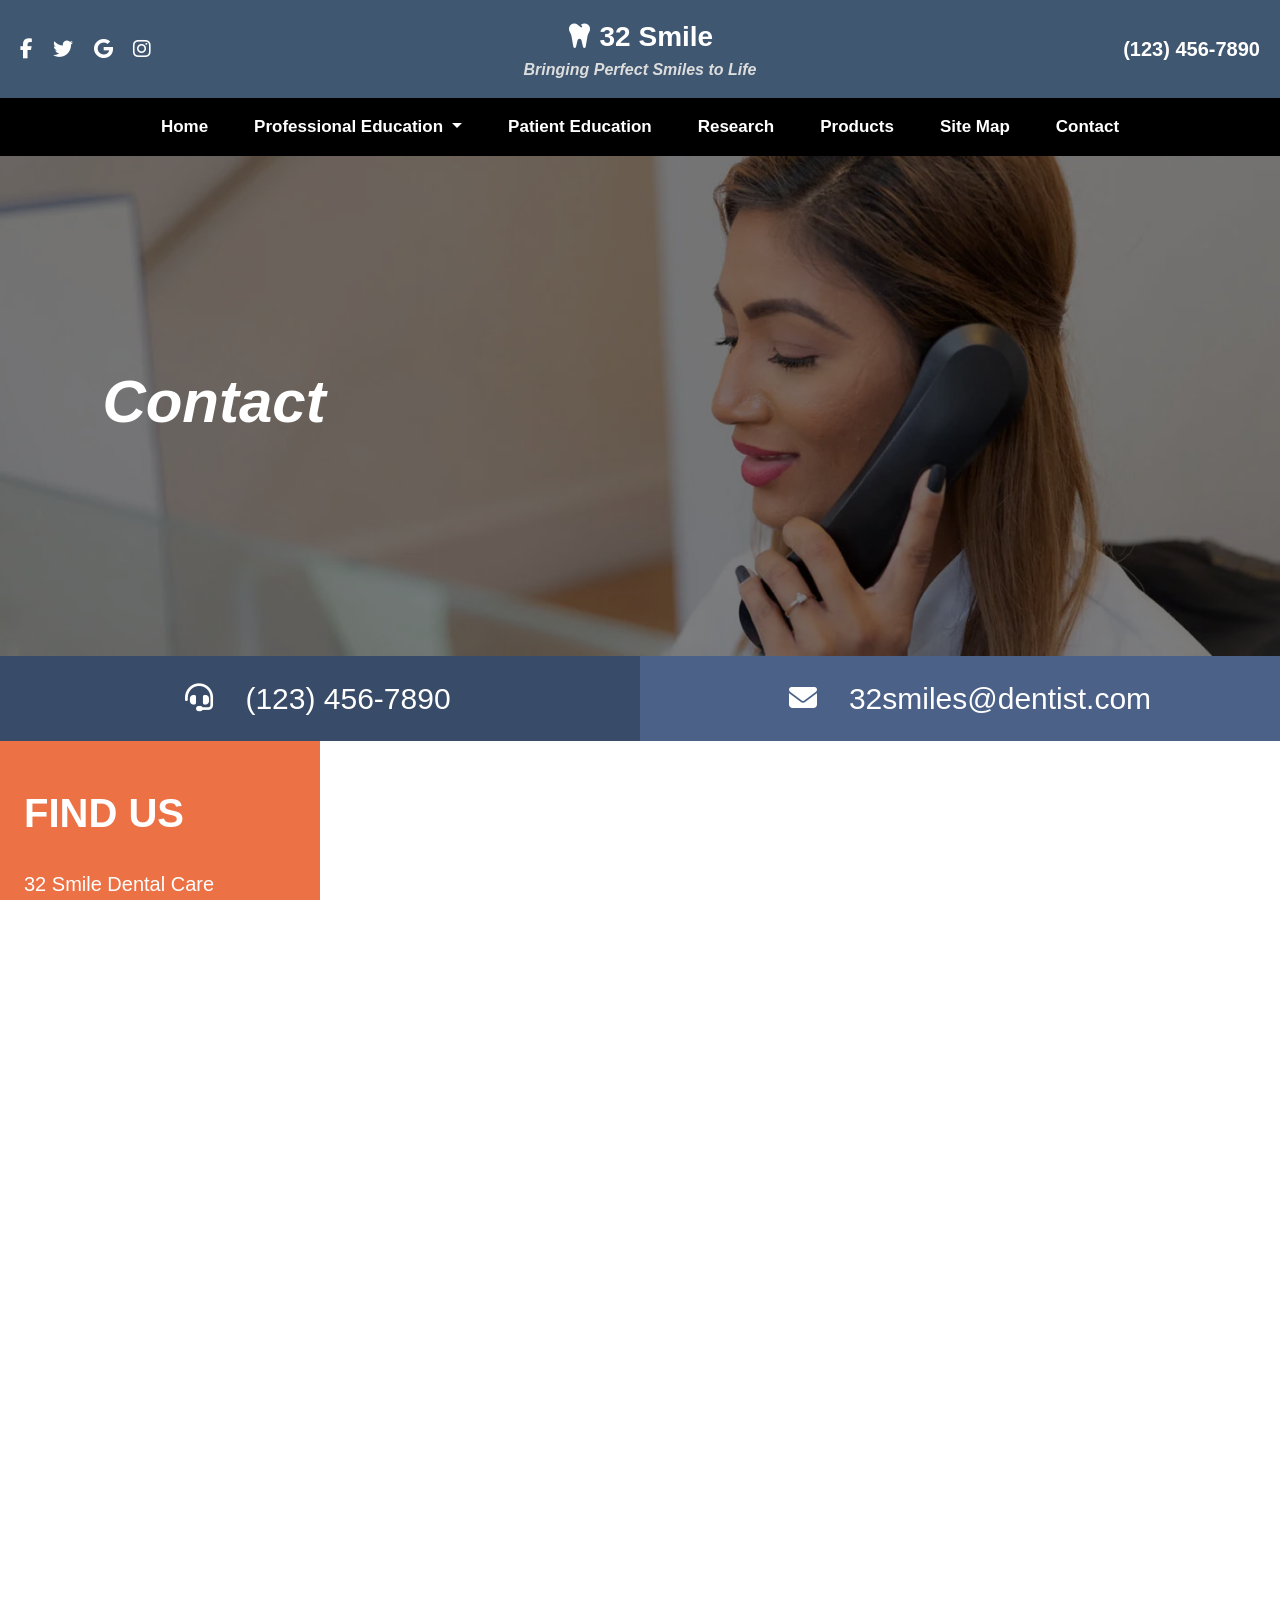
<file: ContactUs.html>
<!DOCTYPE html>
<html lang="en">
<head>
    <meta charset="UTF-8">
    <meta name="viewport" content="width=device-width, initial-scale=1.0">

    <link rel="stylesheet" href="https://cdnjs.cloudflare.com/ajax/libs/font-awesome/6.7.2/css/all.min.css">

    <!-- Bootstrap CSS -->
    <link href="https://cdn.jsdelivr.net/npm/bootstrap@5.3.3/dist/css/bootstrap.min.css" rel="stylesheet">
    <link rel="stylesheet" href="header.css">
    <title>Contact Us</title>
    
</head>

<style>
    /* Global Styles */
    * {
        box-sizing: border-box;
        margin: 0;
        padding: 0;
        font-family: 'Segoe UI', Tahoma, Geneva, Verdana, sans-serif;
    }

    /* Remove margin and padding from body and html */
    html, body {
        margin: 0;
        padding: 0;
        width: 100%;
        height: 100%;
        overflow-x: hidden; /* Prevent horizontal scroll */
    }

    /* Hero Section */
    .hero-section {
        background: url('img/contact.jpg') no-repeat center center/cover;
        height: 500px; /* Fixed height */
        display: flex;
        align-items: center;
        justify-content: flex-start;
        padding-left: 8%;
        position: relative;
        color: white;
    }

    /* Dark Overlay */
    .hero-overlay {
        position: absolute;
        top: 0;
        left: 0;
        width: 100%;
        height: 100%;
        background: rgba(0, 0, 0, 0.5);
    }

    /* Hero Content */
    .hero-content {
        position: relative;
        z-index: 2;
        max-width: 600px;
    }

    .hero-content h1 {
        font-size: 3rem;
        font-style: italic;
    }

    /* Contact Section */
    .container-fluid {
        padding-left: 0;
        padding-right: 0;
    }

    /* Form */
    .contact-section {
            max-width: 650px;
            margin: auto;
            padding: 40px;
        }
        .btn-contact {
            background-color: black;
            color: white;
            padding: 20px;
            border: none;
        }
        .btn-contact:hover {
            background-color: rgb(59, 59, 59);
            color: white;
        }



</style>

<body>

    <!-- Top Bar -->
    <div class="container-fluid text-white py-3 top-bar">
        <div class="row align-items-center">
            <div class="col-4 text-start social-icons">
                <a style="padding-left: 20px;" href="#" class="text-white me-3"><i class="fab fa-facebook-f"></i></a>
                <a href="#" class="text-white me-3"><i class="fab fa-twitter"></i></a>
                <a href="#" class="text-white me-3"><i class="fab fa-google"></i></a>
                <a href="#" class="text-white"><i class="fab fa-instagram"></i></a>
            </div>
            <div class="col-4 text-center logo">
                <i class="fas fa-tooth"></i>
                <span>32 Smile</span>
                <div class="slogan">Bringing Perfect Smiles to Life</div>
            </div>
            <div class="col-4 text-end contact">
                <span style="padding-right: 20px;">(123) 456-7890</span>
            </div>
        </div>
    </div>

    <!-- Navbar -->
    <nav class="navbar navbar-expand-lg bg-dark navbar-light">
        <div class="container">
            <!-- Navbar Toggler (for mobile) -->
            <button class="navbar-toggler navbar-dark" type="button" data-bs-toggle="collapse" data-bs-target="#navbarNav">
                <span class="navbar-toggler-icon"></span>
            </button>
      
            <!-- Navbar Links -->
            <div class="collapse navbar-collapse justify-content-center" id="navbarNav">
                <ul class="navbar-nav text-center">
                    <li class="nav-item"><a class="nav-link" href="index.html">Home</a></li>
      
                    <!-- Dropdown Menu -->
                    <li class="nav-item dropdown">
                        <a class="nav-link dropdown-toggle" href="#" id="servicesDropdown" role="button" data-bs-toggle="dropdown" aria-expanded="false">
                            Professional Education
                        </a>
                        <ul class="dropdown-menu">
                            <li><a class="dropdown-item" href="courses.html">Courses</a></li>
                            <li><a class="dropdown-item" href="faculty.html">Faculty</a></li>
                            <li><a class="dropdown-item" href="casestudy.html">Case Studies</a></li>
                            <li><a class="dropdown-item" href="helpdoc.html">Help Documents</a></li>
                            <li><a class="dropdown-item" href="student.html">Student Resources</a></li>
                        </ul>
                    </li>
      
                    <li class="nav-item"><a class="nav-link" href="patient.html">Patient Education</a></li>
                    <li class="nav-item"><a class="nav-link" href="research.html">Research</a></li>
                    <li class="nav-item"><a class="nav-link" href="product.html">Products</a></li>
                    <li class="nav-item"><a class="nav-link" href="Site.html">Site Map</a></li>
                    <li class="nav-item"><a class="nav-link" href="ContactUs.html">Contact</a></li>
                </ul>
            </div>
        </div>
      </nav>

    <!-- Hero Section -->
    <section class="hero-section">
        <div class="hero-overlay"></div>
        <div class="hero-content">
            <h1 style="font-size: 60px;"><b>Contact</b></h1>
        </div>
    </section>
    <!-- Hero Section End -->

    <!-- Contact -->
    <div class="container-fluid text-white" data-aos="fade-up" data-aos-delay="100">
        <div class="row text-center">
            
            <!-- Phone Section -->
            <div class="col-md-6 col-12 d-flex flex-column align-items-center" data-aos="fade-up" data-aos-delay="200" data-aos-duration="700" style="background-color: rgb(56, 75, 104); padding: 20px;">
                <div class="d-flex align-items-center">
                    <i class="fas fa-headset fs-3 me-4 p-2"></i>
                    <span style="font-size: 30px;">(123) 456-7890</span>
                </div>
            </div>
            
            <!-- Email Section -->
            <div class="col-md-6 col-12 d-flex flex-column align-items-center" data-aos="fade-up" data-aos-delay="400" style="background-color: rgb(75, 97, 135); padding: 20px;">
                <div class="d-flex align-items-center">
                    <i class="fas fa-envelope fs-3 me-4 p-2"></i> 
                    <span style="font-size: 30px;">32smiles@dentist.com</span>
                </div>
            </div>

        </div>
    </div>
    <!-- Contact End -->

    <!-- Map -->
    <div class="container-fluid vh-100 d-flex">
        <div class="col-md-3 text-white p-4" style="background-color: rgb(236, 114, 70);">
            <h1 class="text-uppercase pt-4"><b>Find Us</b></h1><br>
            <p style="font-size: 20px;">32 Smile Dental Care<br>
            77 F.B. Area Street<br>
            Karachi<br>
            NW1 7JL</p>
            
            <h1 class="text-uppercase"><b>Getting Here</b></h1><br>
            <p style="font-size: 20px;">Any of these buses will reach us: C2,<br> 24, 27, 29, 88, 134, 168, 214, 253, 274</p>
            <p style="font-size: 20px;">The nearest tube stations are <br> Waterpump and Ayesha Manzil <br> Crescent.</p>
        </div>
        <div class="col-md-9 p-0">
            <iframe class="w-100 h-100 border-0" src="https://www.google.com/maps/embed?pb=!1m18!1m12!1m3!1d115776.93628626096!2d66.98580135796468!3d24.93107315025149!2m3!1f0!2f0!3f0!3m2!1i1024!2i768!4f13.1!3m3!1m2!1s0x3eb33fc6ec44150f%3A0x6f6c2c7854fb5149!2sAPTECH%20Learning%2C%20F.%20B.%20Area%20Center!5e0!3m2!1sen!2s!4v1739049199579!5m2!1sen!2s" style="border:0;" allowfullscreen="" loading="lazy" referrerpolicy="no-referrer-when-downgrade"></iframe>
        </div>
    </div>
<!-- Map End -->

<!-- Form -->
<div class="container">
  <div class="text-center mt-5">
      <h2 class="fw-bold" style="font-size: 40px;"><b>Book Your Appointment Now</b></h2>
  </div>

  <div class="contact-section mt-4">
      <form>
          <div class="mb-3">
              <input type="text" class="form-control" placeholder="Your Name" required>
          </div>
          <div class="mb-3">
              <input type="email" class="form-control" placeholder="Your Email" required>
          </div>
          <div class="mb-3">
              <input type="tel" class="form-control" placeholder="Your Phone" required>
          </div>
          <div class="mb-3">
              <textarea class="form-control" rows="4" placeholder="Write Your Message" required></textarea>
          </div>
          <div class="mb-3 form-check">
              <input type="checkbox" class="form-check-input" id="updates">
              <label class="form-check-label" for="updates">Subscribe to exclusive offers & updates</label>
          </div>
          <div class="d-grid">
              <button type="submit" class="btn btn-contact">SEND MESSAGE</button>
          </div>
          <p class="text-center mt-3 small">
              By clicking 'Send Message' you agree to our response and data storage. 
              <a href="#" class="text-decoration-none">Read our privacy policy.</a>
          </p>
      </form>
  </div>
</div>
<!-- Form End -->

<!-- Footer Section -->
<footer class="text-white" style="background-color: rgb(67, 83, 112); padding: 40px 0; margin-top: 20px;">
    <div class="container">
        <div class="row">
            <div class="col-md-4 text-center text-md-start">
                <h4 class="fw-bold">About 32 Smile</h4>
                <p>We are a dedicated dental clinic in Karachi, providing high-quality services to ensure healthy and beautiful smiles for our patients.</p>
            </div>
            <div class="col-md-4 text-center">
                <h4 class="fw-bold">Quick Links</h4>
                <ul class="list-unstyled">
                    <li><a href="#" class="text-white text-decoration-none">Home</a></li>
                    <li><a href="patient.html" class="text-white text-decoration-none">Patient Education</a></li>
                    <li><a href="research.html" class="text-white text-decoration-none">Research</a></li>
                    <li><a href="ContactUs.html" class="text-white text-decoration-none">Contact</a></li>
                </ul>
            </div>
            <div class="col-md-4 text-center text-md-end">
                <h4 class="fw-bold">Contact Us</h4>
                <p><i class="fas fa-map-marker-alt"></i> 75950 Federal B . #1609, Sindh, Karachi 75950</p>
                <p><i class="fas fa-phone"></i> (123) 456-7890</p>
                <p><i class="fas fa-envelope"></i> 32smiles@dentist.com</p>
                <div class="social-icons">
                    <a href="#" class="text-white me-2"><i class="fab fa-facebook-f"></i></a>
                    <a href="#" class="text-white me-2"><i class="fab fa-twitter"></i></a>
                    <a href="#" class="text-white me-2"><i class="fab fa-google"></i></a>
                    <a href="#" class="text-white"><i class="fab fa-instagram"></i></a>
                </div>
            </div>
        </div>
        <hr class="bg-white">
        <div class="text-center">
            <p class="mb-0">&copy; 2025 32 Smile. All Rights Reserved.</p>
        </div>
    </div>
</footer>

<script src="https://cdn.jsdelivr.net/npm/bootstrap@5.3.3/dist/js/bootstrap.bundle.min.js"></script>
</body>
</html>
</file>
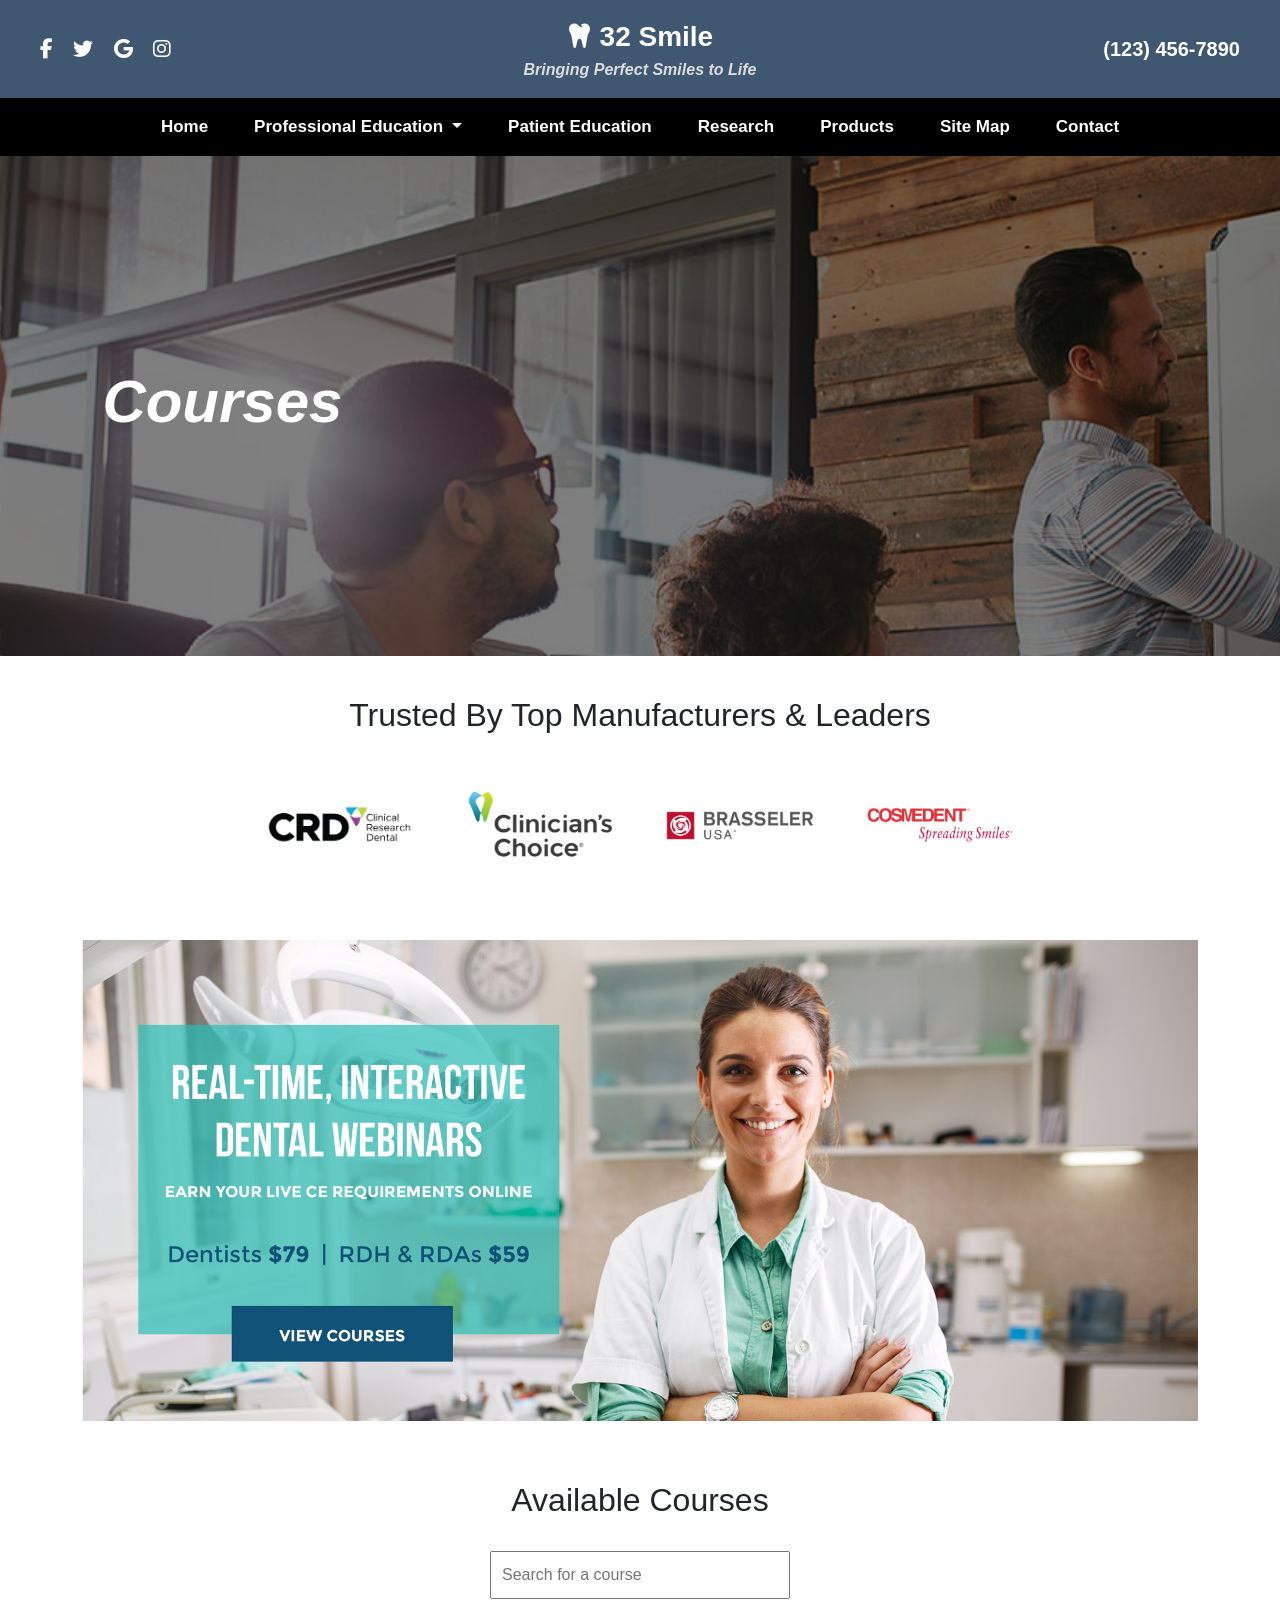
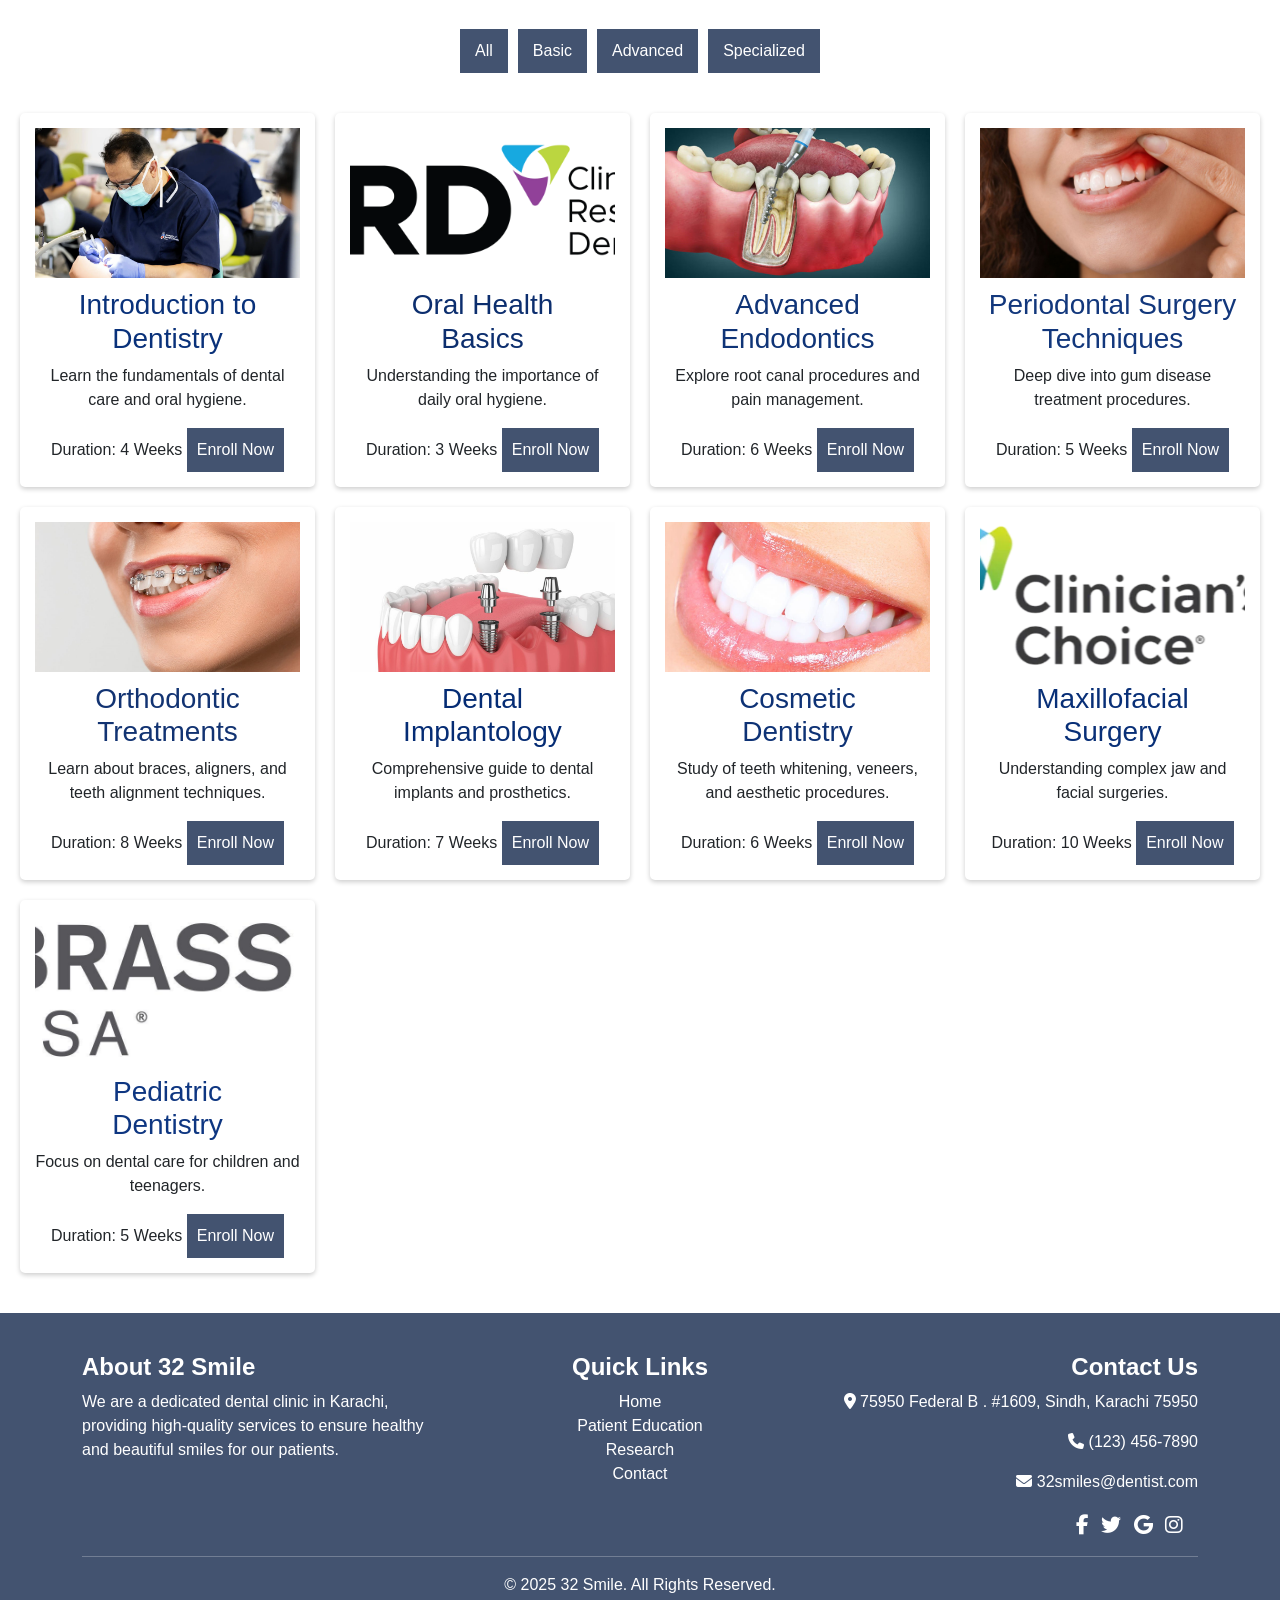
<file: courses.html>
<!DOCTYPE html>
<html lang="en">
<head>
    <meta charset="UTF-8">
    <meta name="viewport" content="width=device-width, initial-scale=1.0">

    <link rel="stylesheet" href="https://cdnjs.cloudflare.com/ajax/libs/font-awesome/6.7.2/css/all.min.css">

    <!-- Bootstrap CSS -->
    <link href="https://cdn.jsdelivr.net/npm/bootstrap@5.3.3/dist/css/bootstrap.min.css" rel="stylesheet">
    <link rel="stylesheet" href="header.css">
    <title>Course</title>
    
</head>

<style>
/* Global Styles */
* {
  box-sizing: border-box;
  margin: 0;
  padding: 0;
  font-family: 'Segoe UI', Tahoma, Geneva, Verdana, sans-serif;
}

/* Hero Section */
.hero-section {
  background: url('img/casestudy.jpg') no-repeat center center/cover;
  height: 500px; /* Fixed height */
  display: flex;
  align-items: center;
  justify-content: flex-start;
  padding-left: 8%;
  position: relative;
  color: white;
}

/* Dark Overlay */
.hero-overlay {
  position: absolute;
  top: 0;
  left: 0;
  width: 100%;
  height: 100%;
  background: rgba(0, 0, 0, 0.5);
}

/* Hero Content */
.hero-content {
  position: relative;
  z-index: 2;
  max-width: 600px;
}

.hero-content h1 {
  font-size: 3rem;
  font-style: italic;
}

        /* Courses */

          .course-categories {
            text-align: center;
            padding: 20px;
        }
        
        .categories {
            display: flex;
            justify-content: center;
            gap: 10px;
        }
        
        .filter-btn {
            padding: 10px 15px;
            background: rgb(67, 83, 112);
            color: white;
            border: none;
            cursor: pointer;
        }
        .courses {
            display: grid;
            grid-template-columns: repeat(auto-fit, minmax(min(260px, 90vw), 1fr));
            gap: 20px;
            padding: 20px;
        }
        
        .course-card {
            background: white;
            padding: 15px;
            border-radius: 5px;
            box-shadow: 0 2px 5px rgba(0,0,0,0.2);
            text-align: center;
        }
        
        .enroll-btn {
            background: rgb(67, 83, 112);
            color: white;
            padding: 10px;
            border: none;
            cursor: pointer;
        }

        img:hover{
          cursor: pointer;
        }

        /* Trusted */
        .trusted-section {
            text-align: center;
            padding: 40px 0;
        }

        .trusted-section h2{
          font-weight: inherit;
        }

        .trusted-logos {
            display: flex;
            justify-content: center;
            align-items: center;
            flex-wrap: wrap;
            gap: 50px; 
        }
        .trusted-logos img {
            max-width: 150px;
            height: auto;
        }
        /* Trusted End */

        /* Webinar */
        .webinar-section img {
            margin-top: 40px;
            margin-bottom: 40px;
        }
        /* Webinar End */




@media (max-width: 767.98px) {
  .hero-section {
    height: 200px;
    padding-left: 20px;
  }
  .hero-content h1 {
    font-size: 1.8rem;
  }
}
</style>

<body>

<!-- Top Bar -->
<div class="container-fluid text-white py-3 top-bar">
    <div class="row align-items-center">
        <div class="col-4 text-start social-icons">
            <a href="https://www.facebook.com/" class="text-white me-3"><i class="fab fa-facebook-f"></i></a>
            <a href="https://www.x.com/" class="text-white me-3"><i class="fab fa-twitter"></i></a>
            <a href="https://www.google.com/" class="text-white me-3"><i class="fab fa-google"></i></a>
            <a href="https://www.instagram.com/" class="text-white"><i class="fab fa-instagram"></i></a>
        </div>
        <div class="col-4 text-center logo">
            <i class="fas fa-tooth"></i>
            <span>32 Smile</span>
            <div class="slogan">Bringing Perfect Smiles to Life</div>
        </div>
        <div class="col-4 text-end contact">
            <span>(123) 456-7890</span>
        </div>
    </div>
</div>
<!-- Topbar End -->

<!-- Navbar -->
<nav class="navbar navbar-expand-lg bg-dark navbar-light">
  <div class="container">
      <!-- Navbar Toggler (for mobile) -->
      <button class="navbar-toggler navbar-dark" type="button" data-bs-toggle="collapse" data-bs-target="#navbarNav">
          <span class="navbar-toggler-icon"></span>
      </button>

      <!-- Navbar Links -->
      <div class="collapse navbar-collapse justify-content-center" id="navbarNav">
          <ul class="navbar-nav text-center">
              <li class="nav-item"><a class="nav-link" href="index.html">Home</a></li>

              <!-- Dropdown Menu -->
              <li class="nav-item dropdown">
                  <a class="nav-link dropdown-toggle" href="#" id="servicesDropdown" role="button" data-bs-toggle="dropdown" aria-expanded="false">
                      Professional Education
                  </a>
                  <ul class="dropdown-menu">
                      <li><a class="dropdown-item" href="courses.html">Courses</a></li>
                      <li><a class="dropdown-item" href="faculty.html">Faculty</a></li>
                      <li><a class="dropdown-item" href="casestudy.html">Case Studies</a></li>
                      <li><a class="dropdown-item" href="helpdoc.html">Help Documents</a></li>
                      <li><a class="dropdown-item" href="student.html">Student Resources</a></li>
                  </ul>
              </li>

              <li class="nav-item"><a class="nav-link" href="patient.html">Patient Education</a></li>
              <li class="nav-item"><a class="nav-link" href="research.html">Research</a></li>
              <li class="nav-item"><a class="nav-link" href="product.html">Products</a></li>
              <li class="nav-item"><a class="nav-link" href="Site.html">Site Map</a></li>
              <li class="nav-item"><a class="nav-link" href="ContactUs.html">Contact</a></li>
          </ul>
      </div>
  </div>
</nav>


<!-- Hero Section -->
<section class="hero-section">
    <div class="hero-overlay"></div>
    <div class="hero-content">
        <h1 style="font-size: 60px;"><b>Courses</b></h1>
    </div>
</section>
<!-- hero section End -->

<!-- Trusted -->
<section class="trusted-section container">
  <h2>Trusted By Top Manufacturers & Leaders</h2><br><br>
  <div class="trusted-logos">
      <img src="img/course1.jpg" alt="CRD Clinical Research Dental">
      <img src="img/course2.jpg" alt="Clinician's Choice">
      <img src="img/courses3.jpg" alt="Brasseler USA">
      <img src="img/course4.jpg" alt="Cosmedent">
  </div>
</section>
<!-- Trusted End -->

<!-- Webinar -->
<section class="webinar-section container">
  <div class="row align-items-center">
          <img src="img/courseheader.jpg" class="img-fluid" alt="Dental Webinar">
      </div>
  </div>
</section>
<!-- Webinar End -->

<!-- Courses  -->
<section class="course-categories">
  <h2>Available Courses</h2><br>

  <input type="text" class="search" placeholder="Search for a course"
    style="margin-bottom: 30px; width: min(300px, 90%); padding: 10px;" oninput="searchCourse()">
  <div class="no-results" style="display: none; color: blue;">No course found!</div>

  <div class="categories">
    <button class="filter-btn" data-category="all">All</button>
    <button class="filter-btn" data-category="basic">Basic</button>
    <button class="filter-btn" data-category="advanced">Advanced</button>
    <button class="filter-btn" data-category="specialized">Specialized</button>
  </div>
</section>

<section class="courses">
  <div class="course-card" data-category="basic">
    <img style="width: 100%; height: 160px; object-fit: cover; padding-bottom: 10px;" src="img/courses.jpg" alt="">
    <h3 style="color: rgb(9, 49, 122);">Introduction to <br> Dentistry</h3>
    <p>Learn the fundamentals of dental care and oral hygiene.</p>
    <span>Duration: 4 Weeks</span>
    <button class="enroll-btn">Enroll Now</button>
  </div>

  <div class="course-card" data-category="basic">
    <img style="width: 100%; height: 160px; object-fit: cover; padding-bottom: 10px;" src="img/course1.jpg" alt="">
    <h3 style="color: rgb(12, 46, 110);">Oral Health <br> Basics</h3>
    <p>Understanding the importance of daily oral hygiene.</p>
    <span>Duration: 3 Weeks</span>
    <button class="enroll-btn">Enroll Now</button>
  </div>

  <div class="course-card" data-category="advanced">
    <img style="width: 100%; height: 160px; object-fit: cover; padding-bottom: 10px;" src="img/rootcanal.jpg" alt="">
    <h3 style="color: rgb(15, 52, 119);">Advanced <br> Endodontics</h3>
    <p>Explore root canal procedures and pain management.</p>
    <span>Duration: 6 Weeks</span>
    <button class="enroll-btn">Enroll Now</button>
  </div>

  <div class="course-card" data-category="advanced">
    <img style="width: 100%; height: 160px; object-fit: cover; padding-bottom: 10px;" src="img/gum-treatment.jpg" alt="">
    <h3 style="color: rgb(18, 55, 124);">Periodontal Surgery Techniques</h3>
    <p>Deep dive into gum disease treatment procedures.</p>
    <span>Duration: 5 Weeks</span>
    <button class="enroll-btn">Enroll Now</button>
  </div>

  <div class="course-card" data-category="specialized">
    <img style="width: 100%; height: 160px; object-fit: cover; padding-bottom: 10px;" src="img/braces.jpg" alt="">
    <h3 style="color: rgb(18, 51, 114);">Orthodontic <br> Treatments</h3>
    <p>Learn about braces, aligners, and teeth alignment techniques.</p>
    <span>Duration: 8 Weeks</span>
    <button class="enroll-btn">Enroll Now</button>
  </div>

  <div class="course-card" data-category="specialized">
    <img style="width: 100%; height: 160px; object-fit: cover; padding-bottom: 10px;" src="img/toothimplant.jpg" alt="">
    <h3 style="color: rgb(5, 44, 116);">Dental <br> Implantology</h3>
    <p>Comprehensive guide to dental implants and prosthetics.</p>
    <span>Duration: 7 Weeks</span>
    <button class="enroll-btn">Enroll Now</button>
  </div>

  <div class="course-card" data-category="specialized">
    <img style="width: 100%; height: 160px; object-fit: cover; padding-bottom: 10px;" src="img/Teeth-Whitening.jpg" alt="">
    <h3 style="color: rgb(14, 50, 117);">Cosmetic <br> Dentistry</h3>
    <p>Study of teeth whitening, veneers, and aesthetic procedures.</p>
    <span>Duration: 6 Weeks</span>
    <button class="enroll-btn">Enroll Now</button>
  </div>

  <div class="course-card" data-category="advanced">
    <img style="width: 100%; height: 160px; object-fit: cover; padding-bottom: 10px;" src="img/course2.jpg" alt="">
    <h3 style="color: rgb(8, 47, 119);">Maxillofacial <br> Surgery</h3>
    <p>Understanding complex jaw and facial surgeries.</p>
    <span>Duration: 10 Weeks</span>
    <button class="enroll-btn">Enroll Now</button>
  </div>

  <div class="course-card" data-category="basic">
    <img style="width: 100%; height: 160px; object-fit: cover; padding-bottom: 10px;" src="img/courses3.jpg" alt="">
    <h3 style="color: rgb(14, 54, 129);">Pediatric <br> Dentistry</h3>
    <p>Focus on dental care for children and teenagers.</p>
    <span>Duration: 5 Weeks</span>
    <button class="enroll-btn">Enroll Now</button>
  </div>
</section>

<!-- Footer Section -->
<footer class="text-white" style="background-color: rgb(67, 83, 112); padding: 40px 0; margin-top: 20px;">
  <div class="container">
    <div class="row">
      <div class="col-md-4 text-center text-md-start">
        <h4 class="fw-bold">About 32 Smile</h4>
        <p>We are a dedicated dental clinic in Karachi, providing high-quality services to ensure healthy and
          beautiful smiles for our patients.</p>
      </div>
      <div class="col-md-4 text-center">
        <h4 class="fw-bold">Quick Links</h4>
        <ul class="list-unstyled">
          <li><a href="#" class="text-white text-decoration-none">Home</a></li>
          <li><a href="patient.html" class="text-white text-decoration-none">Patient Education</a></li>
          <li><a href="research.html" class="text-white text-decoration-none">Research</a></li>
          <li><a href="ContactUs.html" class="text-white text-decoration-none">Contact</a></li>
        </ul>
      </div>
      <div class="col-md-4 text-center text-md-end">
        <h4 class="fw-bold">Contact Us</h4>
        <p><i class="fas fa-map-marker-alt"></i> 75950 Federal B . #1609, Sindh, Karachi 75950</p>
        <p><i class="fas fa-phone"></i> (123) 456-7890</p>
        <p><i class="fas fa-envelope"></i> 32smiles@dentist.com</p>
        <div class="social-icons">
          <a href="#" class="text-white me-2"><i class="fab fa-facebook-f"></i></a>
          <a href="#" class="text-white me-2"><i class="fab fa-twitter"></i></a>
          <a href="#" class="text-white me-2"><i class="fab fa-google"></i></a>
          <a href="#" class="text-white"><i class="fab fa-instagram"></i></a>
        </div>
      </div>
    </div>
    <hr class="bg-white">
    <div class="text-center">
      <p class="mb-0">&copy; 2025 32 Smile. All Rights Reserved.</p>
    </div>
  </div>
</footer>

<script>
  document.addEventListener("DOMContentLoaded", function () {
    const filterButtons = document.querySelectorAll(".filter-btn");
    const courses = document.querySelectorAll(".course-card");

    filterButtons.forEach((button) => {
      button.addEventListener("click", function () {
        const category = this.getAttribute("data-category");

        courses.forEach((course) => {
          if (category === "all" || course.getAttribute("data-category") === category) {
            course.style.display = "block";
          } else {
            course.style.display = "none";
          }
        });
      });
    });
  });
  function searchCourse() {
    let input = document.querySelector(".search").value.toLowerCase();
    let courses = document.querySelectorAll(".course-card");
    let noResults = document.querySelector(".no-results");
    let found = false;

    courses.forEach(course => {
      let courseName = course.querySelector("h3").textContent.toLowerCase();
      if (courseName.includes(input)) {
        course.style.display = "block";
        found = true;
      } else {
        course.style.display = "none";
      }
    });

    noResults.style.display = found ? "none" : "block";
  }
</script>


<script src="https://cdn.jsdelivr.net/npm/bootstrap@5.3.3/dist/js/bootstrap.bundle.min.js"></script>
</body>
</html>
</file>
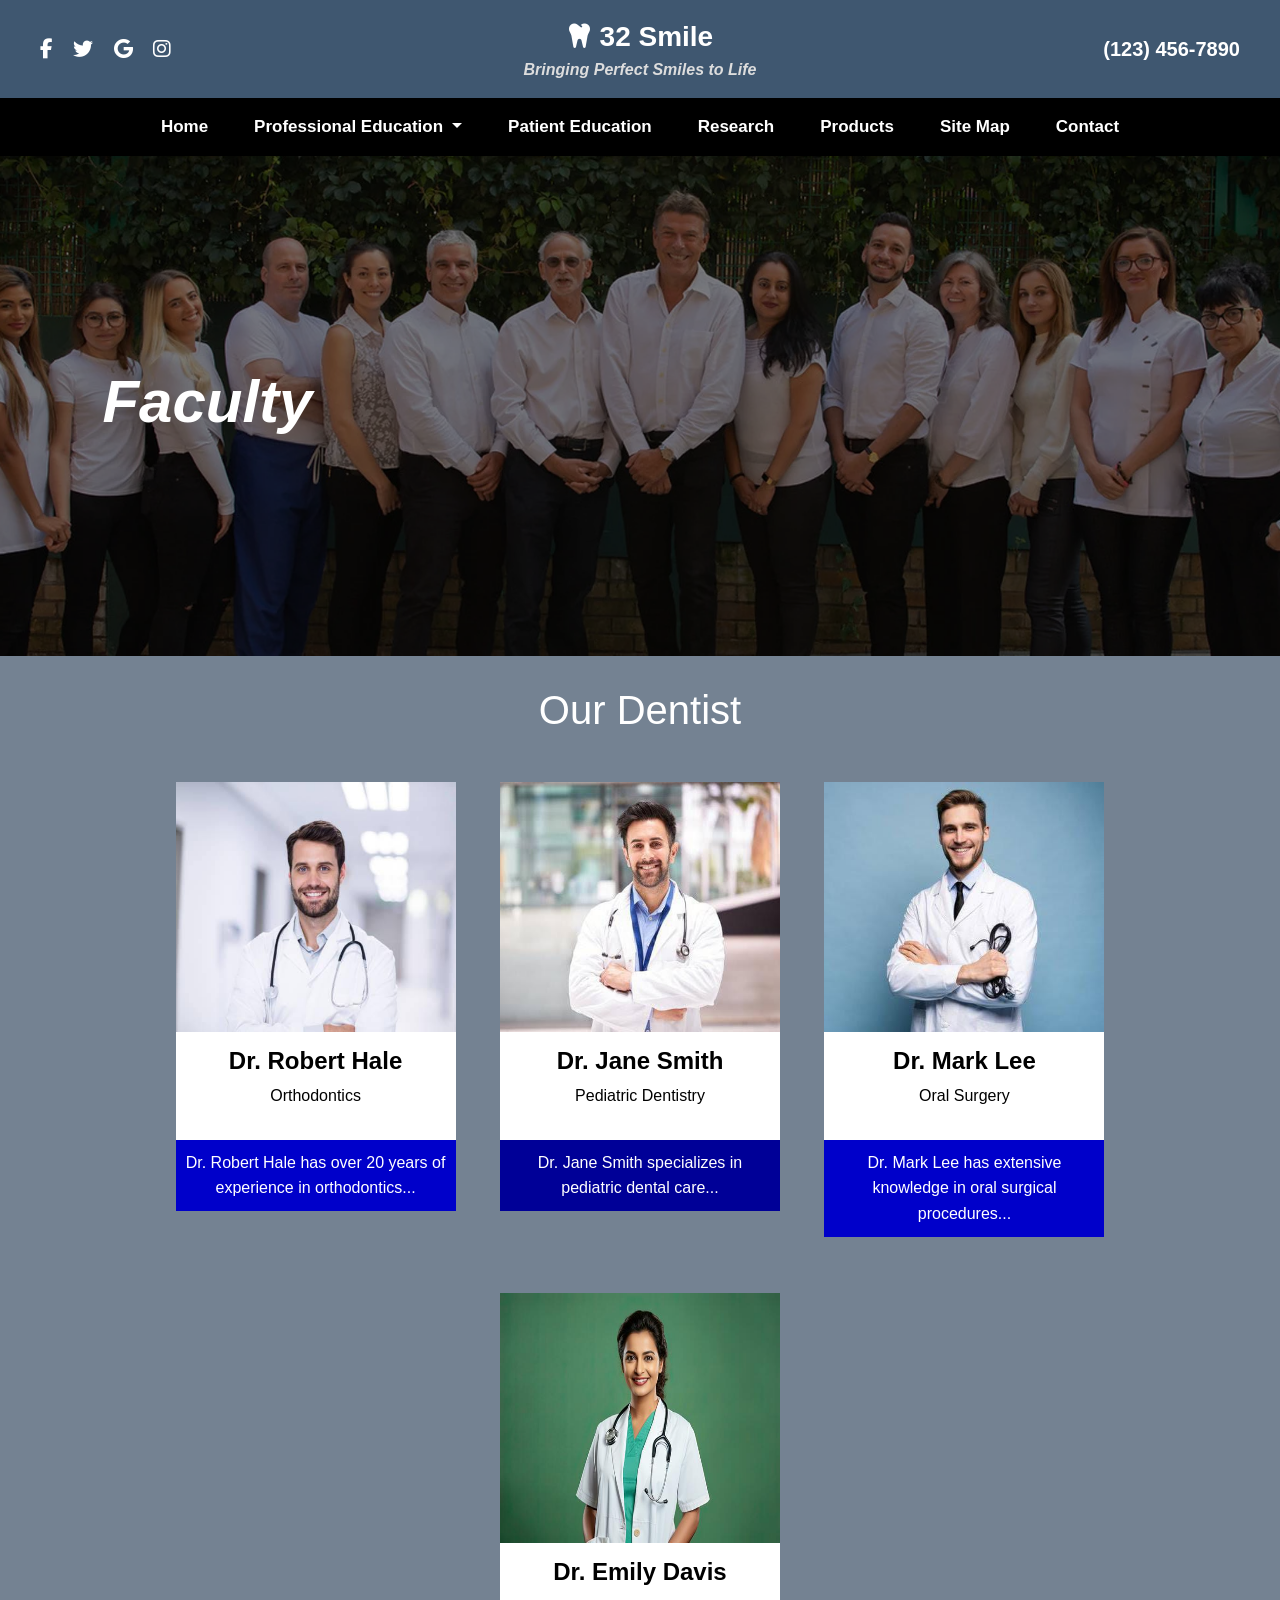
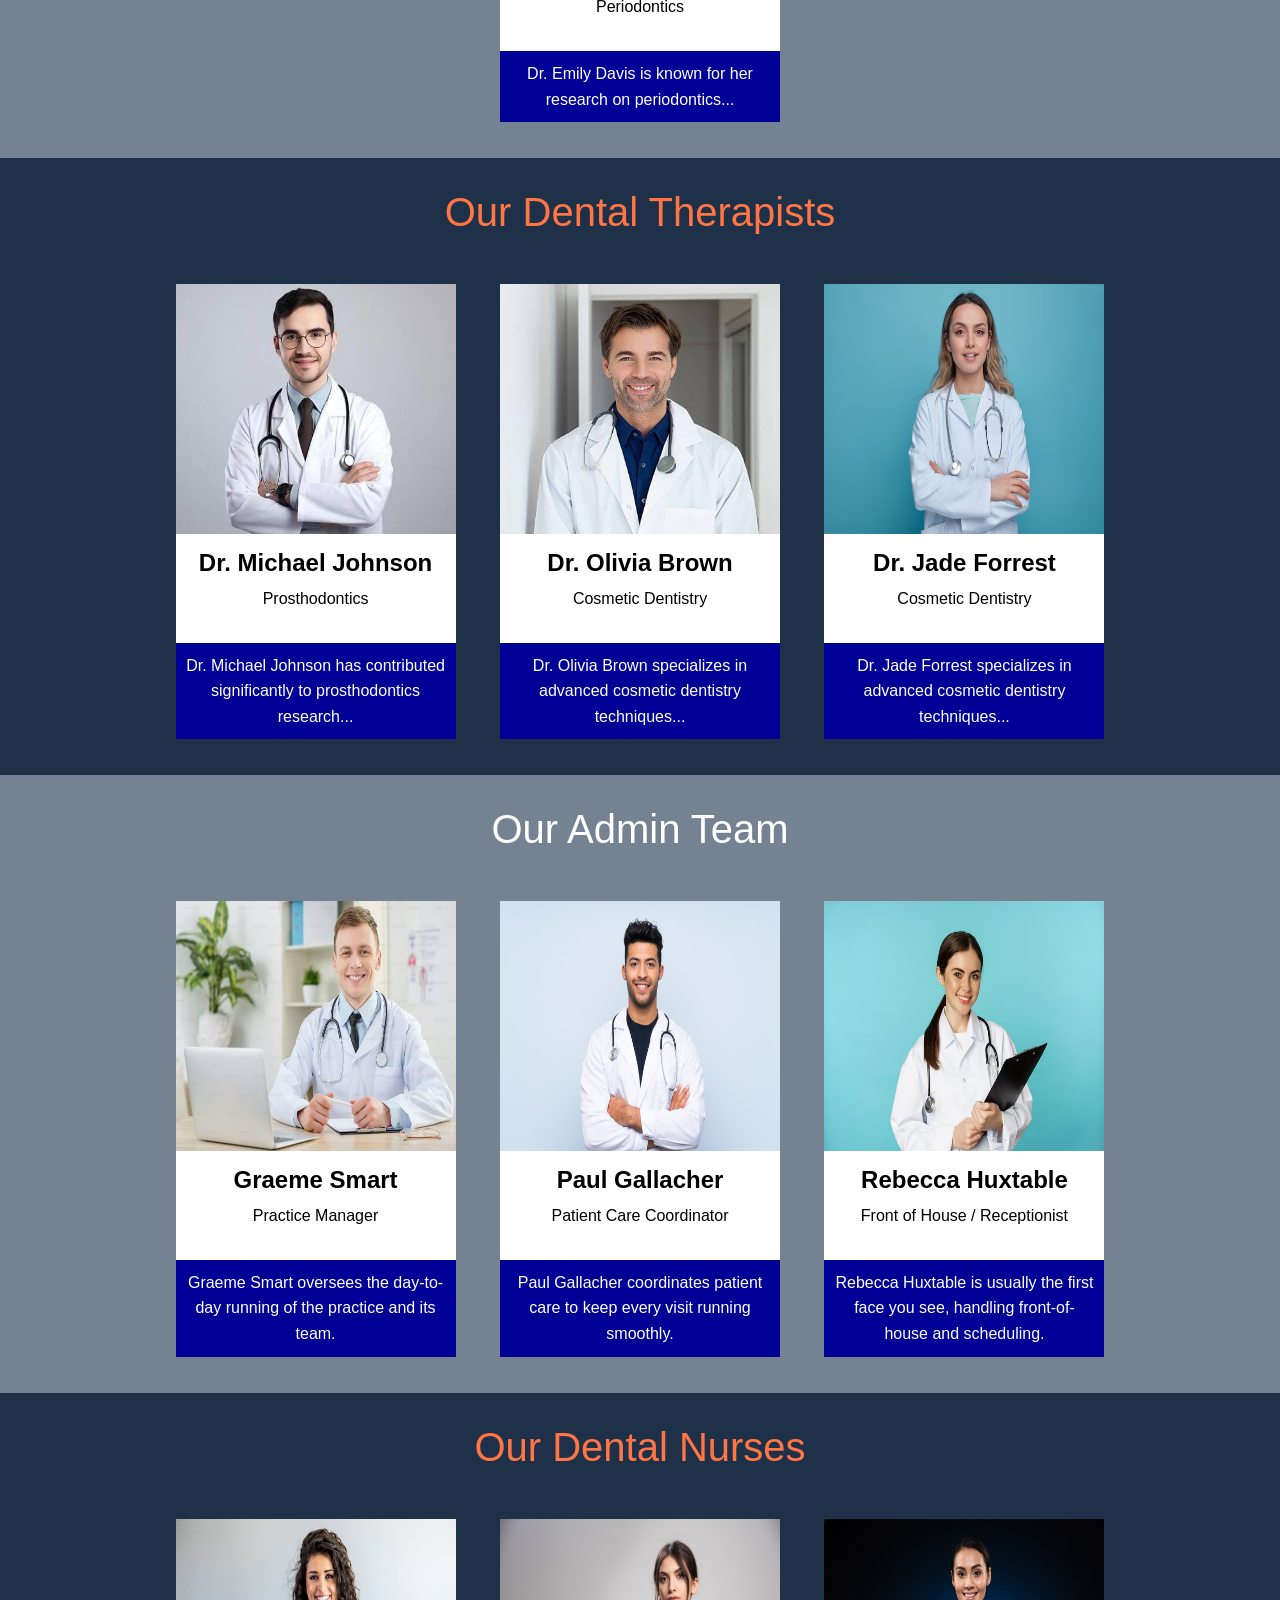
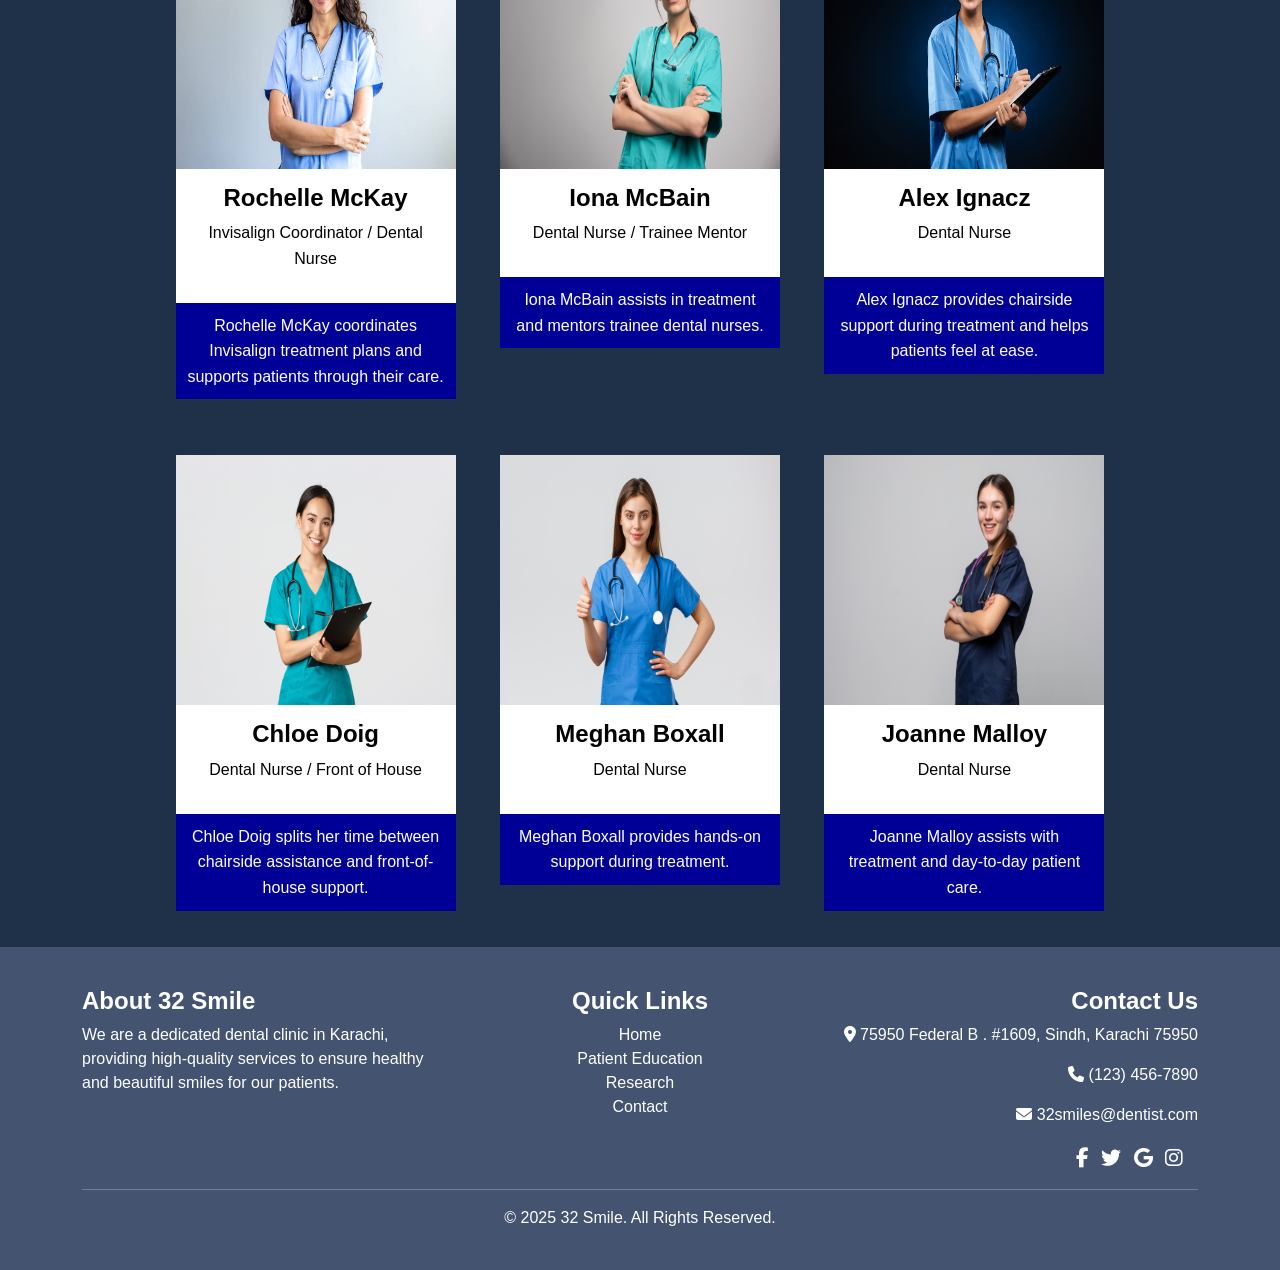
<file: faculty.html>
<!DOCTYPE html>
<html lang="en">
<head>
    <meta charset="UTF-8">
    <meta name="viewport" content="width=device-width, initial-scale=1.0">

    <!-- Font Awesome -->
    <link rel="stylesheet" href="https://cdnjs.cloudflare.com/ajax/libs/font-awesome/6.7.2/css/all.min.css">
    <!-- Bootstrap CSS -->
    <link href="https://cdn.jsdelivr.net/npm/bootstrap@5.3.3/dist/css/bootstrap.min.css" rel="stylesheet">
    <link rel="stylesheet" href="header.css">
    <title>Faculty</title>
</head>



<style>

/* Global Styles */
* {
  box-sizing: border-box;
  margin: 0;
  padding: 0;
  font-family: 'Segoe UI', Tahoma, Geneva, Verdana, sans-serif;
}

/* Hero Section */
.hero-section {
  background: url('img/team.jpg') no-repeat center center/cover;
  height: 500px; /* Fixed height */
  display: flex;
  align-items: center;
  justify-content: flex-start;
  padding-left: 8%;
  position: relative;
  color: white;
}

/* Dark Overlay */
.hero-overlay {
  position: absolute;
  top: 0;
  left: 0;
  width: 100%;
  height: 100%;
  background: rgba(0, 0, 0, 0.5);
}

/* Hero Content */
.hero-content {
  position: relative;
  z-index: 2;
  max-width: 600px;
}

.hero-content h1 {
  font-size: 3rem;
  font-style: italic;
}
  
  /* Faculty Page */
.faculty-page {
  text-align: center;
}

/* Faculty Member Card */
.faculty-member {
  display: inline-block;
  width: 25%;
  padding: 20px;
  text-align: left;
  vertical-align: top;
}

/* Image Styling */
.faculty-member img {
  width: 100%;
  height: 250px;
}

.faculty-member{
  text-align: center;
}

/* Heading Styling */
.faculty-member h3 {
  font-size: 24px;
  font-weight: bold;
}

/* Bio Styling */
.faculty-member p {
  font-size: 16px;
  line-height: 1.6;
}

.faculty-member strong {
  color: #333;
}

.dentist{
  background-color: rgb(116, 130, 146);
}

.therapist{
  background-color: rgb(31, 49, 73);
}

.Admin{
  background-color: rgb(116, 130, 146);
}

.Nurse{
  background-color: rgb(31, 49, 73);
}

.intro{
  background-color: white;
  margin: 0 !important;
  padding: 15px;
  color: black !important;
}

@media (max-width: 1200px) {
            .faculty-member {
                width: 33.33%;
            }
        }
        @media (max-width: 992px) {
            .faculty-member {
                width: 50%;
            }
        }
        @media (max-width: 768px) {
            .faculty-member {
                width: 100%;
            }
        }




@media (max-width: 767.98px) {
  .hero-section {
    height: 200px;
    padding-left: 20px;
  }
  .hero-content h1 {
    font-size: 1.8rem;
  }
}
</style>

<body>
    <header>

<!-- Top Bar -->
<div class="container-fluid text-white py-3 top-bar">
  <div class="row align-items-center">
      <div class="col-4 text-start social-icons">
          <a href="#" class="text-white me-3"><i class="fab fa-facebook-f"></i></a>
          <a href="#" class="text-white me-3"><i class="fab fa-twitter"></i></a>
          <a href="#" class="text-white me-3"><i class="fab fa-google"></i></a>
          <a href="#" class="text-white"><i class="fab fa-instagram"></i></a>
      </div>
      <div class="col-4 text-center logo">
          <i class="fas fa-tooth"></i>
          <span>32 Smile</span>
          <div class="slogan">Bringing Perfect Smiles to Life</div>
      </div>
      <div class="col-4 text-end contact">
          <span>(123) 456-7890</span>
      </div>
  </div>
</div>

<!-- Navbar -->
<nav class="navbar navbar-expand-lg bg-dark navbar-light">
  <div class="container">
      <!-- Navbar Toggler (for mobile) -->
      <button class="navbar-toggler navbar-dark" type="button" data-bs-toggle="collapse" data-bs-target="#navbarNav">
          <span class="navbar-toggler-icon"></span>
      </button>

      <!-- Navbar Links -->
      <div class="collapse navbar-collapse justify-content-center" id="navbarNav">
          <ul class="navbar-nav text-center">
              <li class="nav-item"><a class="nav-link" href="index.html">Home</a></li>

              <!-- Dropdown Menu -->
              <li class="nav-item dropdown">
                  <a class="nav-link dropdown-toggle" href="#" id="servicesDropdown" role="button" data-bs-toggle="dropdown" aria-expanded="false">
                      Professional Education
                  </a>
                  <ul class="dropdown-menu">
                      <li><a class="dropdown-item" href="courses.html">Courses</a></li>
                      <li><a class="dropdown-item" href="faculty.html">Faculty</a></li>
                      <li><a class="dropdown-item" href="casestudy.html">Case Studies</a></li>
                      <li><a class="dropdown-item" href="helpdoc.html">Help Documents</a></li>
                      <li><a class="dropdown-item" href="student.html">Student Resources</a></li>
                  </ul>
              </li>

              <li class="nav-item"><a class="nav-link" href="patient.html">Patient Education</a></li>
              <li class="nav-item"><a class="nav-link" href="research.html">Research</a></li>
              <li class="nav-item"><a class="nav-link" href="product.html">Products</a></li>
              <li class="nav-item"><a class="nav-link" href="Site.html">Site Map</a></li>
              <li class="nav-item"><a class="nav-link" href="ContactUs.html">Contact</a></li>
          </ul>
      </div>
  </div>
</nav>

<!-- Hero Section -->
<section class="hero-section">
  <div class="hero-overlay"></div>
  <div class="hero-content">
      <h1 style="font-size: 60px;"><b>Faculty</b></h1>
  </div>
</section>
        
<!-- Faculty Page -->
<div class="faculty-page">
  <div class="dentist">
    <h1 style="padding: 20px; padding-top: 30px; color: white;">Our Dentist</h1>
  
    <!-- Faculty Member 1 -->
    <div class="faculty-member">
      <img src="img/Dentist1.jpg" alt="Dr. Robert Hale">
      <div class="intro">
      <h3>Dr. Robert Hale</h3>
      <p>Orthodontics</p>
    </div>
      <p style="background-color: rgb(0, 0, 202); padding: 10px; color: white;"> Dr. Robert Hale has over 20 years of experience in orthodontics...</p>
    </div>
  
    <!-- Faculty Member 2 -->
    <div class="faculty-member">
      <img src="img/Dentist2.jpg" alt="Dr. Jane Smith">
      <div class="intro">
      <h3>Dr. Jane Smith</h3>
      <p>Pediatric Dentistry</p>
    </div>
      <p style="background-color: rgb(0, 0, 151); padding: 10px; color: white;"> Dr. Jane Smith specializes in pediatric dental care...</p>
    </div>
  
    <!-- Faculty Member 3 -->
    <div class="faculty-member">
      <img src="img/Dentist3.jpg" alt="Dr. Mark Lee">
      <div class="intro">
      <h3>Dr. Mark Lee</h3>
      <p>Oral Surgery</p>
    </div>
      <p style="background-color: rgb(0, 0, 202); padding: 10px; color: white;"> Dr. Mark Lee has extensive knowledge in oral surgical procedures...</p>
    </div>
  
    <!-- Faculty Member 4 -->
    <div class="faculty-member">
      <img src="img/Dentist4.jpg" alt="Dr. Emily Davis">
      <div class="intro">
      <h3>Dr. Emily Davis</h3>
      <p>Periodontics</p>
    </div>
      <p style="background-color: rgb(1, 1, 151); padding: 10px; color: white;"> Dr. Emily Davis is known for her research on periodontics...</p>
    </div>
  </div>
  
  <!-- Therapist -->

  <div class="therapist">
  <h1 style="padding: 20px; padding-top: 30px; color: rgb(255, 118, 68);">Our Dental Therapists</h1>
 
    <!-- Faculty Member 5 -->
    <div class="faculty-member">
      <img src="img/Dentist5.jpg" alt="Dr. Michael Johnson">
      <div class="intro">
      <h3>Dr. Michael Johnson</h3>
      <p>Prosthodontics</p>
    </div>
      <p style="background-color: rgb(0, 0, 150); padding: 10px; color: white;"> Dr. Michael Johnson has contributed significantly to prosthodontics research...</p>
    </div>
  
    <!-- Faculty Member 6 -->
    <div class="faculty-member">
      <img src="img/Dentist6.jpg" alt="Dr. Olivia Brown">
      <div class="intro">
      <h3>Dr. Olivia Brown</h3>
      <p>Cosmetic Dentistry</p>
    </div>
      <p style="background-color: rgb(0, 0, 150); padding: 10px; color: white;"> Dr. Olivia Brown specializes in advanced cosmetic dentistry techniques...</p>
      </div>

    <!-- Faculty Member 7 -->
      <div class="faculty-member">
        <img src="img/Dentist8.jpg" alt="Dr. Jade Forrest">
        <div class="intro">
        <h3>Dr. Jade Forrest</h3>
        <p>Cosmetic Dentistry</p>
      </div>
        <p style="background-color: rgb(0, 0, 151); padding: 10px; color: white;"> Dr. Jade Forrest specializes in advanced cosmetic dentistry techniques...</p>
        </div>
    </div>

    <!-- Admin -->

    <div class="Admin">
   <h1 style="padding: 20px; padding-top: 30px; color: white;">Our Admin Team</h1> 

      <!-- Faculty Member 8 -->
      <div class="faculty-member">
        <img src="img/Dentist7.jpg" alt="Graeme Smart">
        <div class="intro">
        <h3>Graeme Smart</h3>
        <p>Practice Manager</p>
      </div>
        <p style="background-color: rgb(0, 0, 151); padding: 10px; color: white;"> Graeme Smart oversees the day-to-day running of the practice and its team.</p>
      </div>
    
      <!-- Faculty Member 9 -->
      <div class="faculty-member">
        <img src="img/Dentist9.jpg" alt="Paul Gallacher">
        <div class="intro">
        <h3>Paul Gallacher</h3>
        <p>Patient Care Coordinator</p>
      </div>
        <p style="background-color: rgb(0, 0, 151); padding: 10px; color: white;"> Paul Gallacher coordinates patient care to keep every visit running smoothly.</p>
        </div>
  
      <!-- Faculty Member 10 -->
        <div class="faculty-member">
          <img src="img/Dentist10.jpg" alt="Rebecca Huxtable">
          <div class="intro">
          <h3>Rebecca Huxtable</h3>
          <p>Front of House / Receptionist</p>
        </div>
          <p style="background-color: rgb(0, 0, 151); padding: 10px; color: white;"> Rebecca Huxtable is usually the first face you see, handling front-of-house and scheduling.</p>
          </div>
      </div>

      <!-- Nurses -->

      <div class="Nurse">
      <h1 style="padding: 20px; padding-top: 30px; color: rgb(255, 118, 68);">Our Dental Nurses</h1>

        <!-- Faculty Member 11 -->
        <div class="faculty-member">
          <img src="img/Dentist11.jpg" alt="Rochelle McKay">
          <div class="intro">
          <h3>Rochelle McKay</h3>
          <p>Invisalign Coordinator / Dental Nurse</p>
        </div>
          <p style="background-color: rgb(0, 0, 151); padding: 10px; color: white;"> Rochelle McKay coordinates Invisalign treatment plans and supports patients through their care.</p>
        </div>
      
        <!-- Faculty Member 12 -->
        <div class="faculty-member">
          <img src="img/Dentist12.jpg" alt="Iona McBain">
          <div class="intro">
          <h3>Iona McBain</h3>
          <p>Dental Nurse / Trainee Mentor</p>
        </div>
          <p style="background-color: rgb(0, 0, 151); padding: 10px; color: white;"> Iona McBain assists in treatment and mentors trainee dental nurses.</p>
          </div>
    
        <!-- Faculty Member 13 -->
          <div class="faculty-member">
            <img src="img/Dentist13.jpg" alt="Alex Ignacz">
          <div class="intro">
            <h3>Alex Ignacz</h3>
            <p>Dental Nurse</p>
          </div>
            <p style="background-color: rgb(0, 0, 151); padding: 10px; color: white;"> Alex Ignacz provides chairside support during treatment and helps patients feel at ease.</p>
            </div>

          <!-- Faculty Member 14 -->
          <div class="faculty-member">
            <img src="img/Dentist14.jpg" alt="Chloe Doig">
            <div class="intro">
            <h3>Chloe Doig</h3>
            <p>Dental Nurse / Front of House</p>
          </div>
            <p style="background-color: rgb(0, 0, 151); padding: 10px; color: white;"> Chloe Doig splits her time between chairside assistance and front-of-house support.</p>
          </div>
        
          <!-- Faculty Member 15 -->
          <div class="faculty-member">
            <img src="img/Dentist15.jpg" alt="Meghan Boxall">
          <div class="intro">
            <h3>Meghan Boxall</h3>
            <p>Dental Nurse</p>
          </div>
            <p style="background-color: rgb(0, 0, 151); padding: 10px; color: white;"> Meghan Boxall provides hands-on support during treatment.</p>
            </div>
      
          <!-- Faculty Member 16 -->
            <div class="faculty-member">
              <img src="img/Dentist16.jpg" alt="Joanne Malloy">
              <div class="intro">
              <h3>Joanne Malloy</h3>
              <p>Dental Nurse</p>
              </div>
              <p style="background-color: rgb(0, 0, 151); padding: 10px; color: white;"> Joanne Malloy assists with treatment and day-to-day patient care.</p>
              </div>
          </div>
  </div>
  
  <!-- Footer Section -->
<footer class="text-white" style="background-color: rgb(67, 83, 112); padding: 40px 0; margin-top: 0px;">
  <div class="container">
      <div class="row">
          <div class="col-md-4 text-center text-md-start">
              <h4 class="fw-bold">About 32 Smile</h4>
              <p>We are a dedicated dental clinic in Karachi, providing high-quality services to ensure healthy and beautiful smiles for our patients.</p>
          </div>
          <div class="col-md-4 text-center">
              <h4 class="fw-bold">Quick Links</h4>
              <ul class="list-unstyled">
                  <li><a href="#" class="text-white text-decoration-none">Home</a></li>
                  <li><a href="patient.html" class="text-white text-decoration-none">Patient Education</a></li>
                  <li><a href="research.html" class="text-white text-decoration-none">Research</a></li>
                  <li><a href="ContactUs.html" class="text-white text-decoration-none">Contact</a></li>
              </ul>
          </div>
          <div class="col-md-4 text-center text-md-end">
              <h4 class="fw-bold">Contact Us</h4>
              <p><i class="fas fa-map-marker-alt"></i> 75950 Federal B . #1609, Sindh, Karachi 75950</p>
              <p><i class="fas fa-phone"></i> (123) 456-7890</p>
              <p><i class="fas fa-envelope"></i> 32smiles@dentist.com</p>
              <div class="social-icons">
                  <a href="#" class="text-white me-2"><i class="fab fa-facebook-f"></i></a>
                  <a href="#" class="text-white me-2"><i class="fab fa-twitter"></i></a>
                  <a href="#" class="text-white me-2"><i class="fab fa-google"></i></a>
                  <a href="#" class="text-white"><i class="fab fa-instagram"></i></a>
              </div>
          </div>
      </div>
      <hr class="bg-white">
      <div class="text-center">
          <p class="mb-0">&copy; 2025 32 Smile. All Rights Reserved.</p>
      </div>
  </div>
</footer>

<script src="https://cdn.jsdelivr.net/npm/bootstrap@5.3.3/dist/js/bootstrap.bundle.min.js"></script>
</body>
</html>
</file>
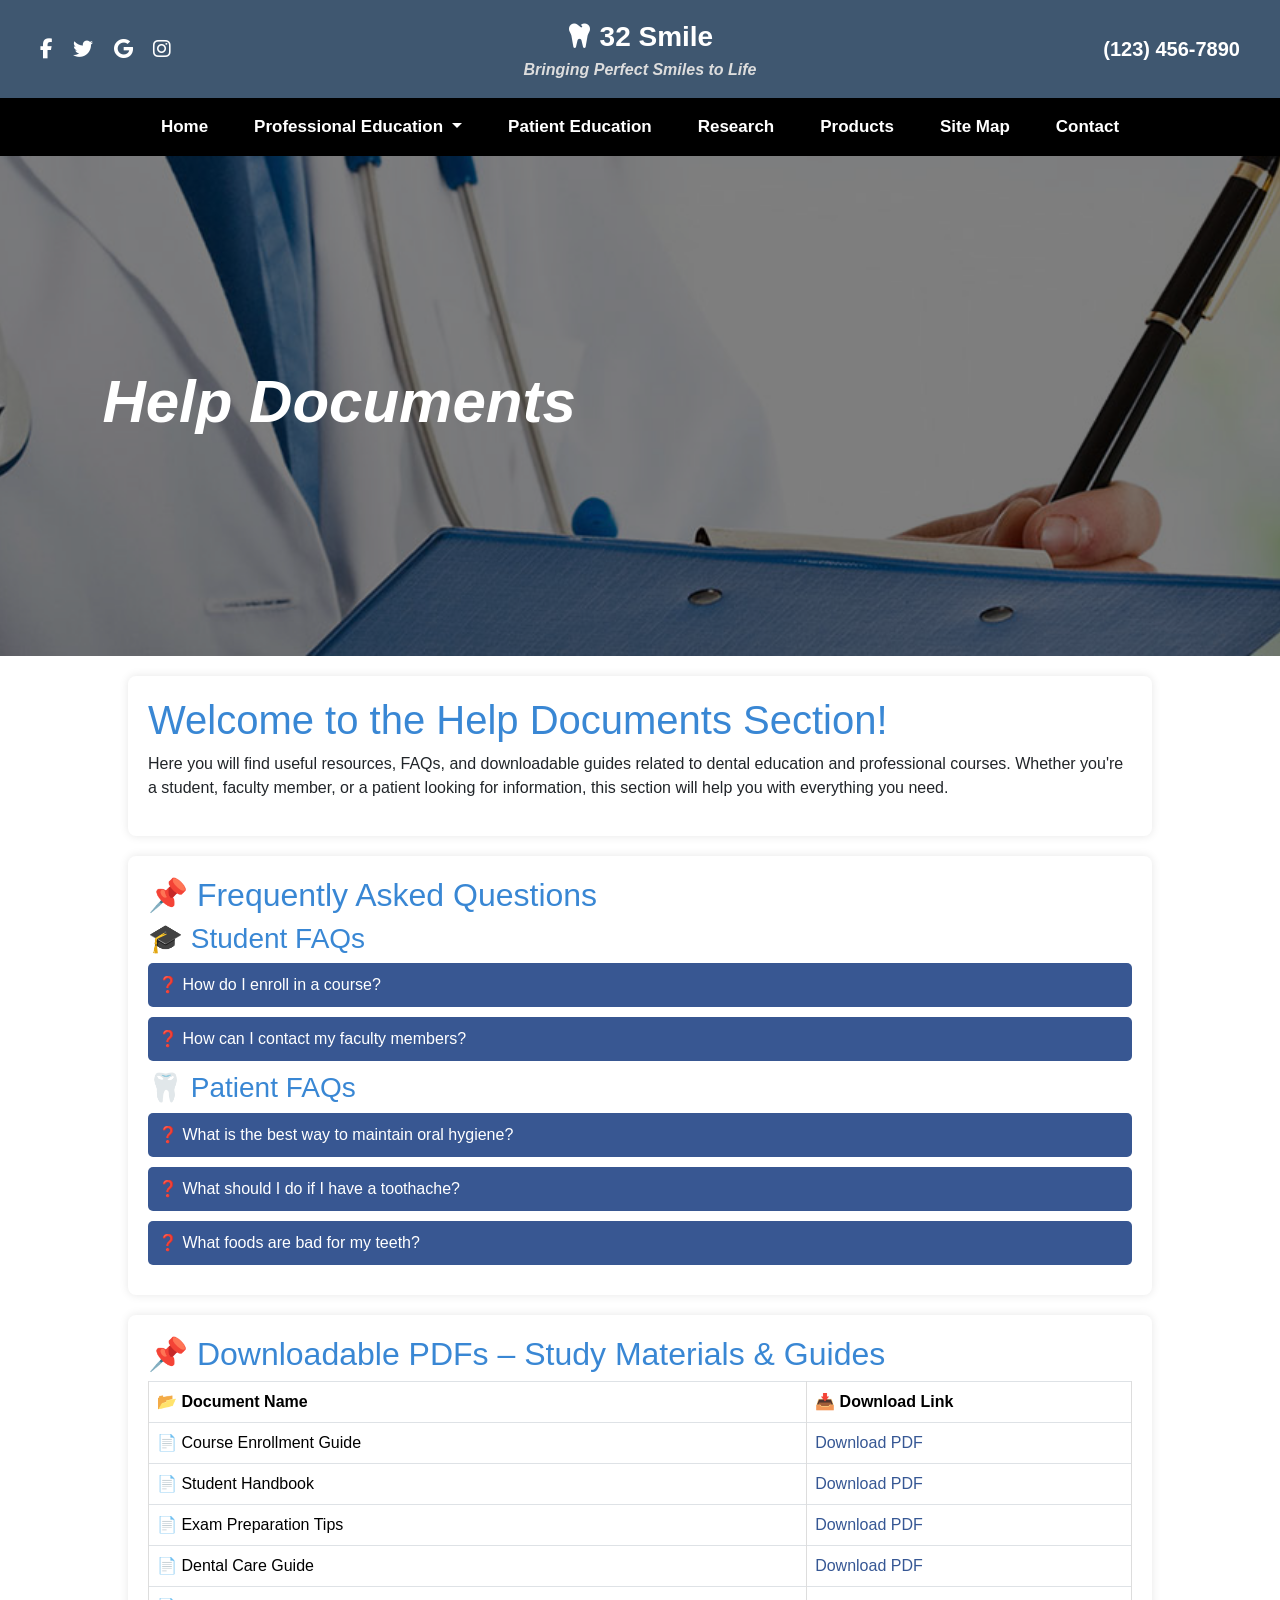
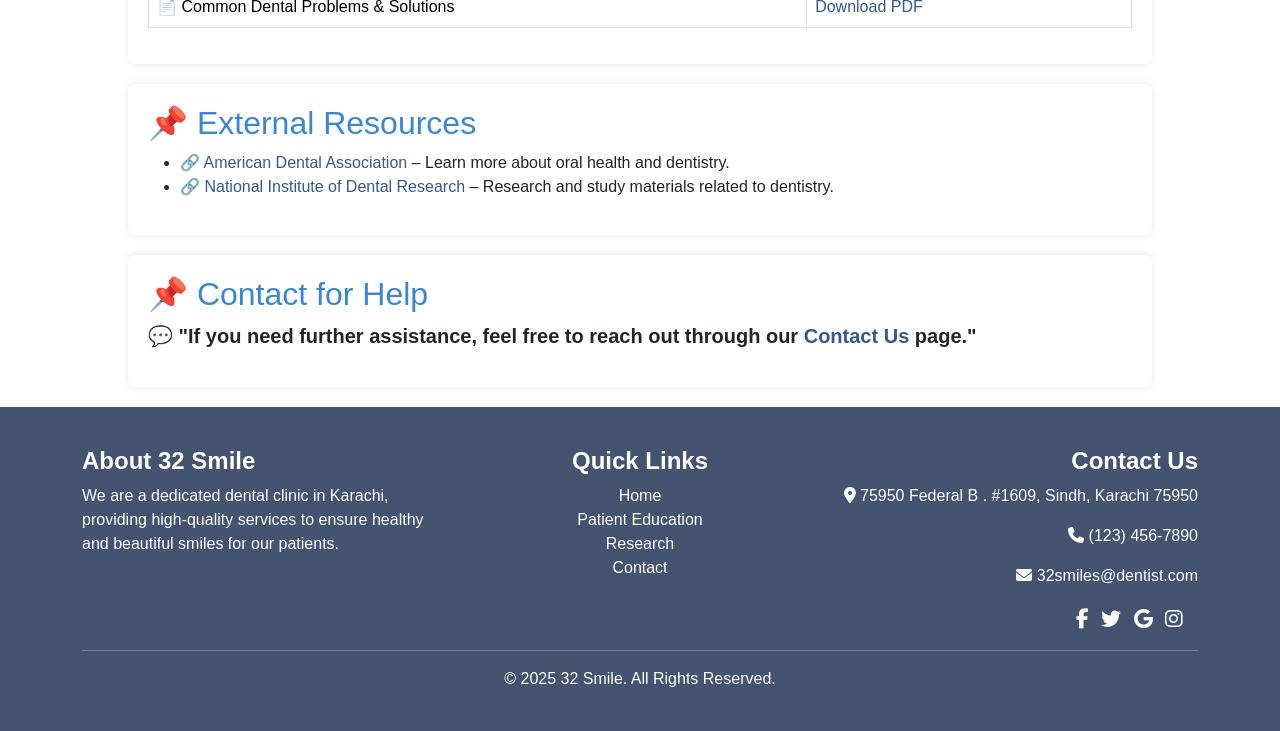
<file: helpdoc.html>
<!DOCTYPE html>
<html lang="en">

<head>
    <meta charset="UTF-8">
    <meta name="viewport" content="width=device-width, initial-scale=1.0">

    <link rel="stylesheet" href="https://cdnjs.cloudflare.com/ajax/libs/font-awesome/6.7.2/css/all.min.css">

    <!-- Bootstrap CSS -->
    <link href="https://cdn.jsdelivr.net/npm/bootstrap@5.3.3/dist/css/bootstrap.min.css" rel="stylesheet">
    <link rel="stylesheet" href="header.css">
    <title>Help Document</title>
    
</head>

<style>
    /* Global Styles */
* {
  box-sizing: border-box;
  margin: 0;
  padding: 0;
  font-family: 'Segoe UI', Tahoma, Geneva, Verdana, sans-serif;
}

/* Hero Section */
.hero-section {
  background: url('img/helpdoc.jpg') no-repeat center center/cover;
  height: 500px; /* Fixed height */
  display: flex;
  align-items: center;
  justify-content: flex-start;
  padding-left: 8%;
  position: relative;
  color: white;
}

/* Dark Overlay */
.hero-overlay {
  position: absolute;
  top: 0;
  left: 0;
  width: 100%;
  height: 100%;
  background: rgba(0, 0, 0, 0.5);
}

/* Hero Content */
.hero-content {
  position: relative;
  z-index: 2;
  max-width: 600px;
}

.hero-content h1 {
  font-size: 3rem;
  font-style: italic;
}

section {
  width: 80%;
  margin: 20px auto;
  padding: 20px;
  background: white;
  border-radius: 8px;
  box-shadow: 0 0 10px rgba(0, 0, 0, 0.1);
}

h1,
h2,
h3 {
  color: #3987d4;
}

.faq-item {
  margin-bottom: 10px;
}

.faq-question {
  background: rgb(56, 87, 146);
  color: white;
  border: none;
  padding: 10px;
  width: 100%;
  text-align: left;
  cursor: pointer;
  font-size: 16px;
  border-radius: 5px;
}

.faq-answer {
  display: none;
  background: #e3f2fd;
  padding: 10px;
  margin-top: 5px;
  border-radius: 5px;
}

table {
  width: 100%;
  border-collapse: collapse;
}

table,
th,
td {
  border: 1px solid #ddd;
  padding: 10px;
}

th {
  background: rgb(56, 91, 156);
  color: white;
}

a {
  color: rgb(54, 87, 148);
  text-decoration: none;
}

a:hover {
  text-decoration: underline;
}



@media (max-width: 767.98px) {
  .hero-section {
    height: 200px;
    padding-left: 20px;
  }
  .hero-content h1 {
    font-size: 1.8rem;
  }
}
</style>

<body>
    <header>
        <!-- Top Bar -->
<div class="container-fluid text-white py-3 top-bar">
    <div class="row align-items-center">
        <div class="col-4 text-start social-icons">
            <a href="#" class="text-white me-3"><i class="fab fa-facebook-f"></i></a>
            <a href="#" class="text-white me-3"><i class="fab fa-twitter"></i></a>
            <a href="#" class="text-white me-3"><i class="fab fa-google"></i></a>
            <a href="#" class="text-white"><i class="fab fa-instagram"></i></a>
        </div>
        <div class="col-4 text-center logo">
            <i class="fas fa-tooth"></i>
            <span>32 Smile</span>
            <div class="slogan">Bringing Perfect Smiles to Life</div>
        </div>
        <div class="col-4 text-end contact">
            <span>(123) 456-7890</span>
        </div>
    </div>
</div>

<!-- Navbar -->
<nav class="navbar navbar-expand-lg bg-dark navbar-light">
  <div class="container">
      <!-- Navbar Toggler (for mobile) -->
      <button class="navbar-toggler navbar-dark" type="button" data-bs-toggle="collapse" data-bs-target="#navbarNav">
          <span class="navbar-toggler-icon"></span>
      </button>

      <!-- Navbar Links -->
      <div class="collapse navbar-collapse justify-content-center" id="navbarNav">
          <ul class="navbar-nav text-center">
              <li class="nav-item"><a class="nav-link" href="index.html">Home</a></li>

              <!-- Dropdown Menu -->
              <li class="nav-item dropdown">
                  <a class="nav-link dropdown-toggle" href="#" id="servicesDropdown" role="button" data-bs-toggle="dropdown" aria-expanded="false">
                      Professional Education
                  </a>
                  <ul class="dropdown-menu">
                      <li><a class="dropdown-item" href="courses.html">Courses</a></li>
                      <li><a class="dropdown-item" href="faculty.html">Faculty</a></li>
                      <li><a class="dropdown-item" href="casestudy.html">Case Studies</a></li>
                      <li><a class="dropdown-item" href="helpdoc.html">Help Documents</a></li>
                      <li><a class="dropdown-item" href="student.html">Student Resources</a></li>
                  </ul>
              </li>

              <li class="nav-item"><a class="nav-link" href="patient.html">Patient Education</a></li>
              <li class="nav-item"><a class="nav-link" href="research.html">Research</a></li>
              <li class="nav-item"><a class="nav-link" href="product.html">Products</a></li>
              <li class="nav-item"><a class="nav-link" href="Site.html">Site Map</a></li>
              <li class="nav-item"><a class="nav-link" href="ContactUs.html">Contact</a></li>
          </ul>
      </div>
  </div>
</nav>

<!-- Hero Section -->
<section1 class="hero-section">
    <div class="hero-overlay"></div>
    <div class="hero-content">
        <h1 style="font-size: 60px; color: white;"><b>Help Documents</b></h1>
    </div>
</section1>
<!-- hero section End -->

        <section class="intro">
            <h1>Welcome to the Help Documents Section!</h1>
            <p>Here you will find useful resources, FAQs, and downloadable guides related to dental education and
                professional courses. Whether you're a student, faculty member, or a patient looking for information,
                this section will help you with everything you need.</p>
        </section>

        <section class="faq">
            <h2>📌 Frequently Asked Questions</h2>

            <h3>🎓 Student FAQs</h3>
            <div class="faq-item">
                <button class="faq-question">❓ How do I enroll in a course?</button>
                <div class="faq-answer">✅ You can enroll in courses by visiting the Professional Education section and
                    selecting the course you are interested in.</div>
            </div>
            <div class="faq-item">
                <button class="faq-question">❓ How can I contact my faculty members?</button>
                <div class="faq-answer">✅ Faculty members’ details are available in the Faculty section. You can check
                    their profiles and email them for academic queries.</div>
            </div>

            <h3>🦷 Patient FAQs</h3>
            <div class="faq-item">
                <button class="faq-question">❓ What is the best way to maintain oral hygiene?</button>
                <div class="faq-answer">✅ Brush twice a day, floss regularly, and visit a dentist every 6 months for a
                    check-up.</div>
            </div>
            <div class="faq-item">
                <button class="faq-question">❓ What should I do if I have a toothache?</button>
                <div class="faq-answer">✅ Rinse with warm salt water, take a pain reliever, and schedule a visit with a
                    dentist as soon as possible.</div>
            </div>
            <div class="faq-item">
                <button class="faq-question">❓ What foods are bad for my teeth?</button>
                <div class="faq-answer">✅ Sugary drinks, sticky candies, and acidic foods can cause cavities and enamel
                    erosion.</div>
            </div>
        </section>

        <section class="downloads">
            <h2>📌 Downloadable PDFs – Study Materials & Guides</h2>
            <div class="table-responsive"><table class="table table-bordered">
                <tr>
                    <th>📂 Document Name</th>
                    <th>📥 Download Link</th>
                </tr>
                <tr>
                    <td>📄 Course Enrollment Guide</td>
                    <td><a href="pdfs/2161-1122-6-359.pdf">Download PDF</a></td>
                </tr>
                <tr>
                    <td>📄 Student Handbook</td>
                    <td><a href="pdfs/American_Association_of_Oral_Maxillofacial_Surgeons._Wisdom_Teeth.pdf">Download PDF</a></td>
                </tr>
                <tr>
                    <td>📄 Exam Preparation Tips</td>
                    <td><a href="pdfs/Orthodontic_treatment.pdf">Download PDF</a></td>
                </tr>
                <tr>
                    <td>📄 Dental Care Guide</td>
                    <td><a href="pdfs/Periodontal_diseases-_A_brief_review.pdf">Download PDF</a></td>
                </tr>
                <tr>
                    <td>📄 Common Dental Problems & Solutions</td>
                    <td><a href="pdfs/root canal.pdf">Download PDF</a></td>
                </tr>
            </table></div>
        </section>

        <section class="resources">
            <h2>📌 External Resources</h2>
            <ul>
                <li>🔗 <a href="https://www.ada.org" target="_blank">American Dental Association</a> – Learn more about
                    oral health and dentistry.</li>
                <li>🔗 <a href="https://www.nidcr.nih.gov" target="_blank">National Institute of Dental Research</a> –
                    Research and study materials related to dentistry.</li>
            </ul>
        </section>

        <section class="contact" style="text-align: left;">
            <h2>📌 Contact for Help</h2>
            <p>💬 "If you need further assistance, feel free to reach out through our <a href="ContactUs.html">Contact
                    Us</a> page."</p>
        </section>

        <!-- Footer Section -->
<footer class="text-white" style="background-color: rgb(67, 83, 112); padding: 40px 0; margin-top: 20px;">
  <div class="container">
      <div class="row">
          <div class="col-md-4 text-center text-md-start">
              <h4 class="fw-bold">About 32 Smile</h4>
              <p>We are a dedicated dental clinic in Karachi, providing high-quality services to ensure healthy and beautiful smiles for our patients.</p>
          </div>
          <div class="col-md-4 text-center">
              <h4 class="fw-bold">Quick Links</h4>
              <ul class="list-unstyled">
                  <li><a href="#" class="text-white text-decoration-none">Home</a></li>
                  <li><a href="patient.html" class="text-white text-decoration-none">Patient Education</a></li>
                  <li><a href="research.html" class="text-white text-decoration-none">Research</a></li>
                  <li><a href="ContactUs.html" class="text-white text-decoration-none">Contact</a></li>
              </ul>
          </div>
          <div class="col-md-4 text-center text-md-end">
              <h4 class="fw-bold">Contact Us</h4>
              <p><i class="fas fa-map-marker-alt"></i> 75950 Federal B . #1609, Sindh, Karachi 75950</p>
              <p><i class="fas fa-phone"></i> (123) 456-7890</p>
              <p><i class="fas fa-envelope"></i> 32smiles@dentist.com</p>
              <div class="social-icons">
                  <a href="#" class="text-white me-2"><i class="fab fa-facebook-f"></i></a>
                  <a href="#" class="text-white me-2"><i class="fab fa-twitter"></i></a>
                  <a href="#" class="text-white me-2"><i class="fab fa-google"></i></a>
                  <a href="#" class="text-white"><i class="fab fa-instagram"></i></a>
              </div>
          </div>
      </div>
      <hr class="bg-white">
      <div class="text-center">
          <p class="mb-0">&copy; 2025 32 Smile. All Rights Reserved.</p>
      </div>
  </div>
</footer>
    </body>
    </html>
    <script>
        document.addEventListener("DOMContentLoaded", function () {
            const faqButtons = document.querySelectorAll(".faq-question");

            faqButtons.forEach(button => {
                button.addEventListener("click", function () {
                    const answer = this.nextElementSibling;
                    if (answer.style.display === "block") {
                        answer.style.display = "none";
                    } else {
                        answer.style.display = "block";
                    }
                });
            });
        });
    </script>
<script src="https://cdn.jsdelivr.net/npm/bootstrap@5.3.3/dist/js/bootstrap.bundle.min.js"></script>
</body>
</html>
</file>
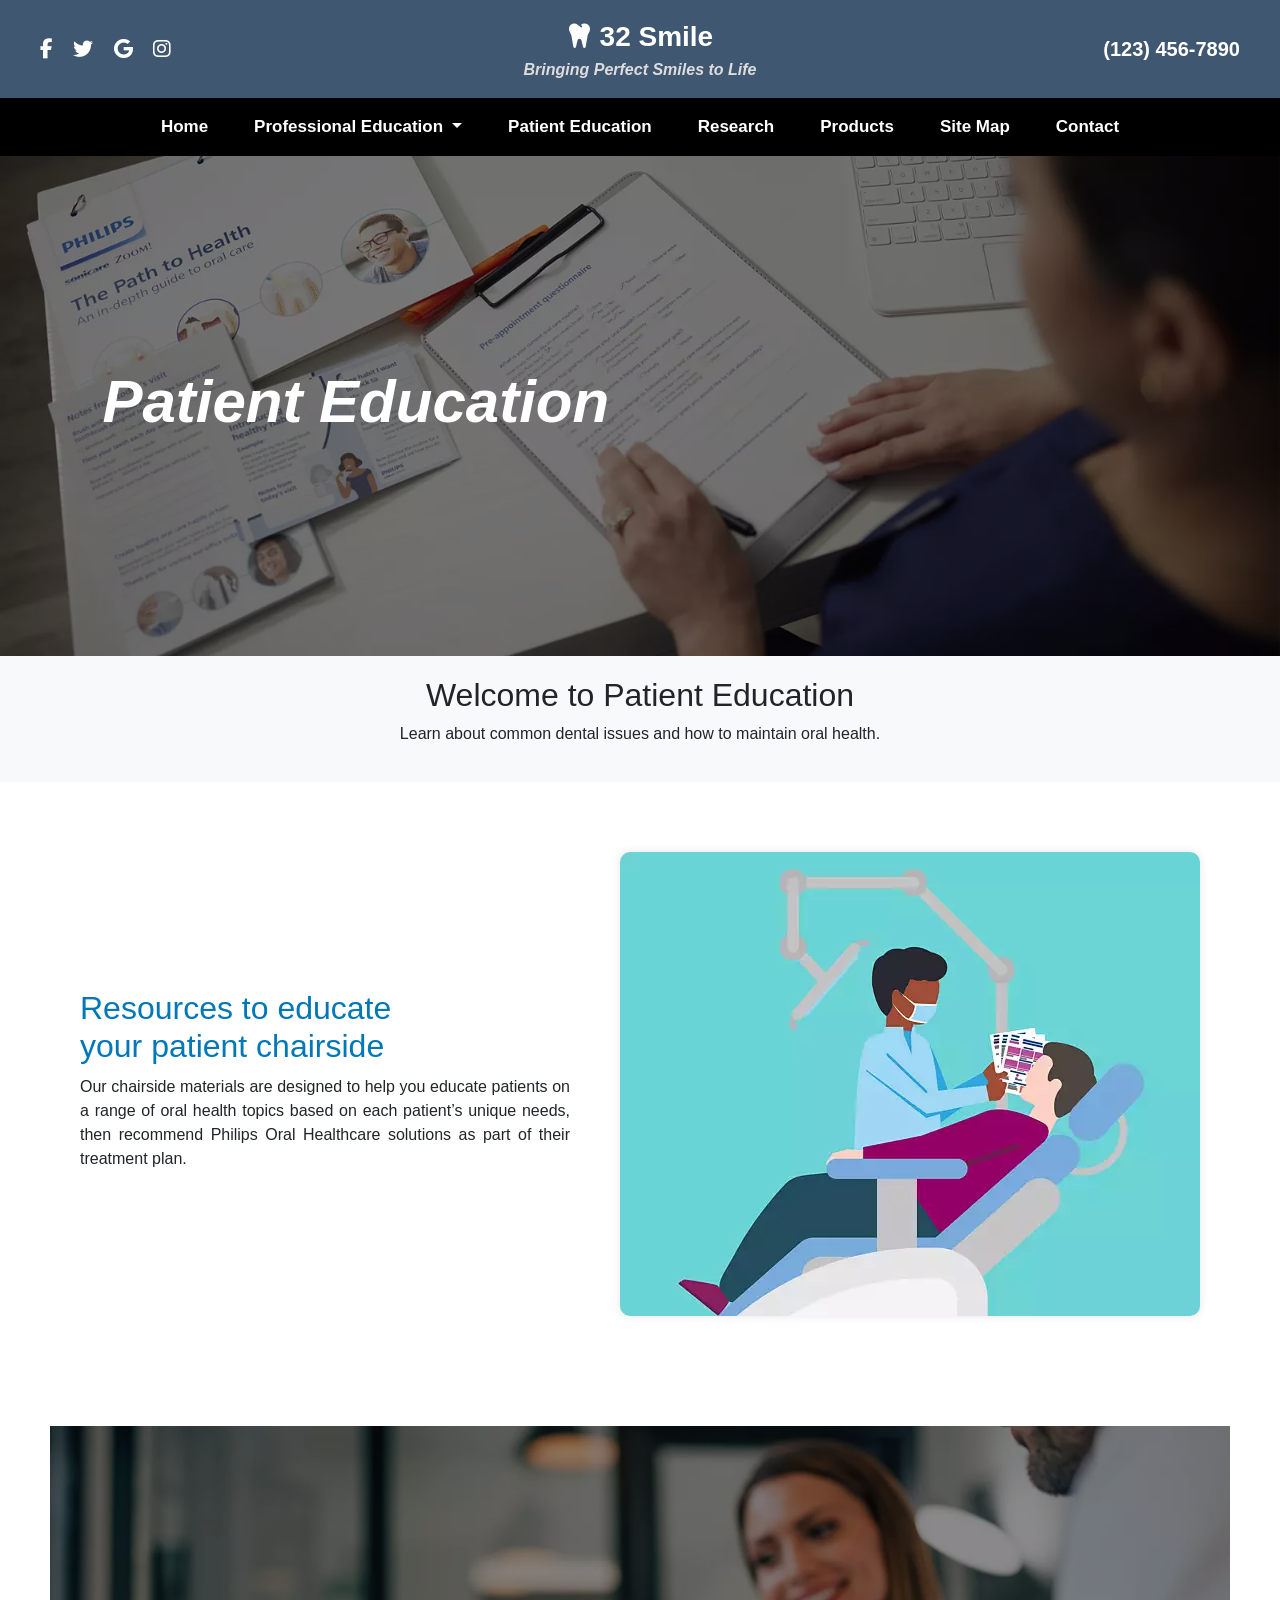
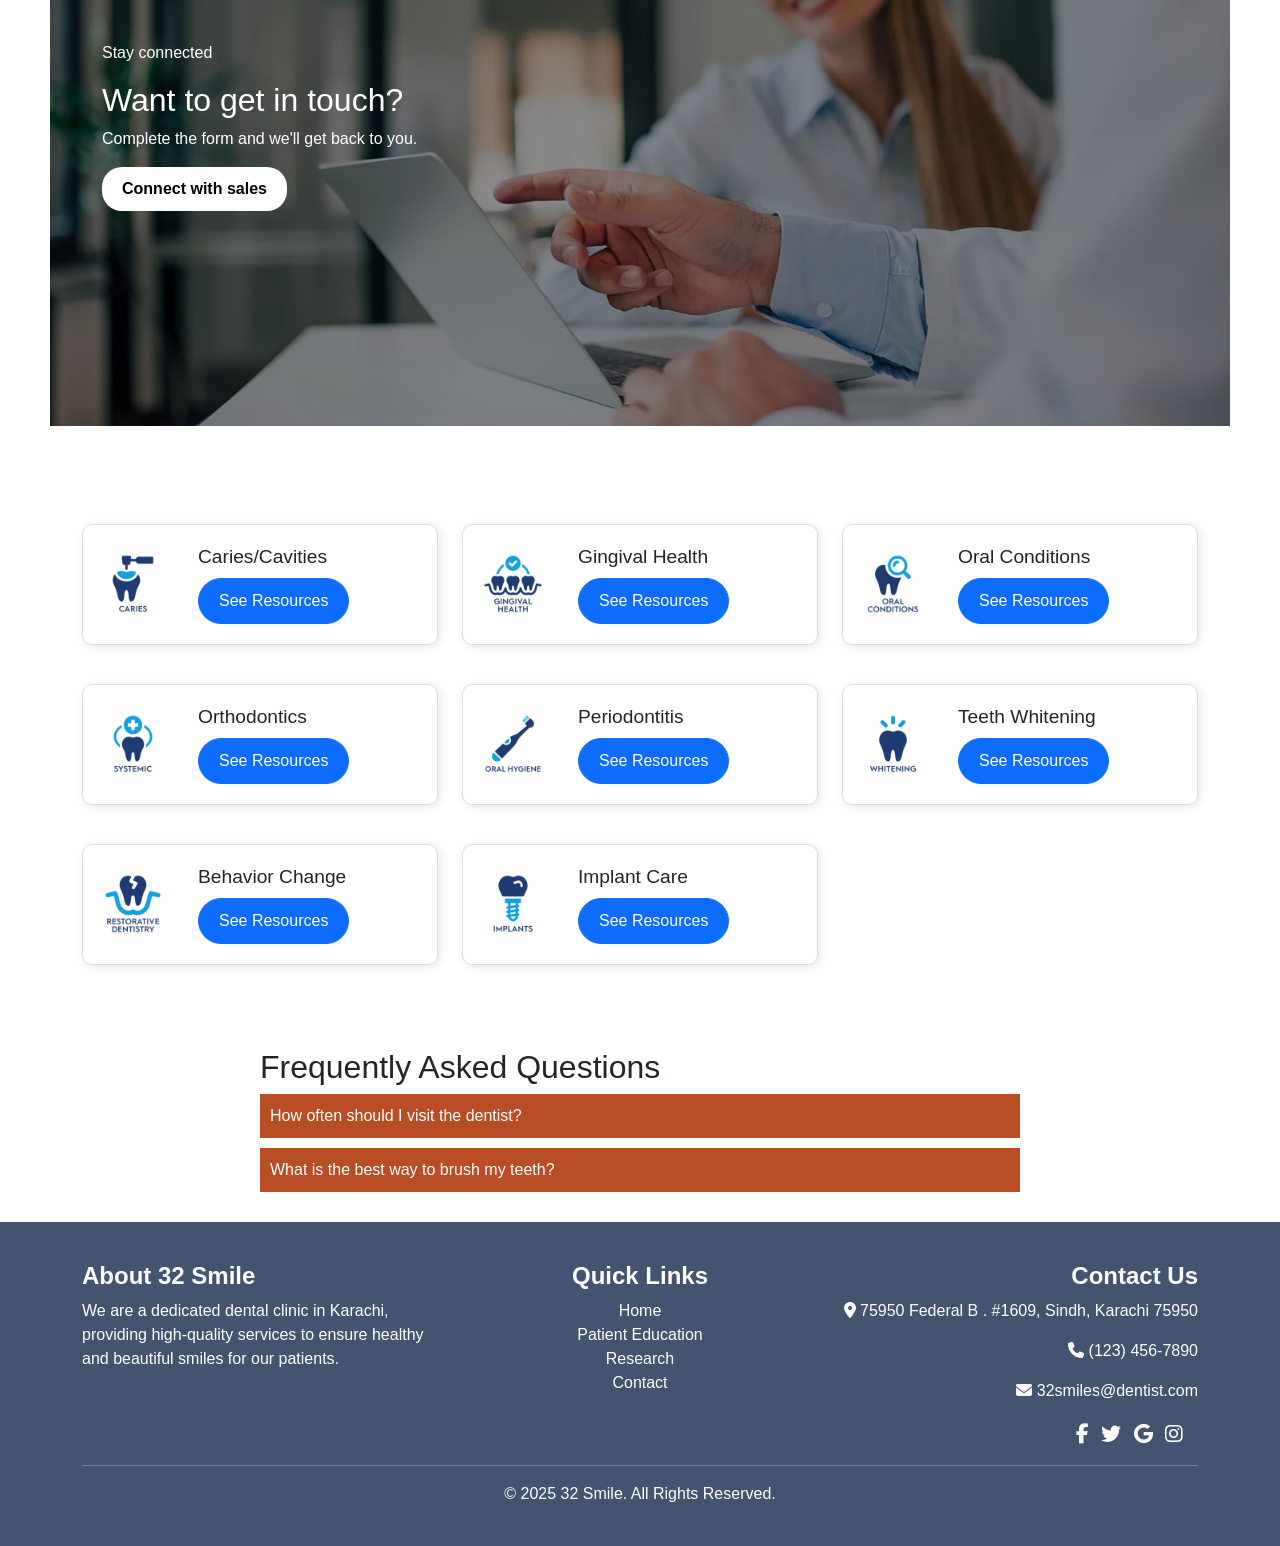
<file: patient.html>
<!DOCTYPE html>
<html lang="en">
  <head>
    <meta charset="UTF-8" />
    <meta name="viewport" content="width=device-width, initial-scale=1.0" />

    <link
      rel="stylesheet"
      href="https://cdnjs.cloudflare.com/ajax/libs/font-awesome/6.7.2/css/all.min.css"
    />

    <!-- Bootstrap CSS -->
    <link href="https://cdn.jsdelivr.net/npm/bootstrap@5.3.3/dist/css/bootstrap.min.css" rel="stylesheet">
    <link rel="stylesheet" href="header.css">
    <title>Patient</title>

</head>

  <style>
    /* Global Styles */
    * {
      box-sizing: border-box;
      margin: 0;
      padding: 0;
      font-family: "Segoe UI", Tahoma, Geneva, Verdana, sans-serif;
    }

    /* Hero Section */
    .hero-section {
      background: url("img/patient.jpg") no-repeat center center/cover;
      height: 500px; /* Fixed height */
      display: flex;
      align-items: center;
      justify-content: flex-start;
      padding-left: 8%;
      position: relative;
      color: white;
    }

    /* Dark Overlay */
    .hero-overlay {
      position: absolute;
      top: 0;
      left: 0;
      width: 100%;
      height: 100%;
      background: rgba(0, 0, 0, 0.5);
    }

    /* Hero Content */
    .hero-content {
      position: relative;
      z-index: 2;
      max-width: 600px;
    }

    .hero-content h1 {
      font-size: 3rem;
      font-style: italic;
    }

    .intro {
      text-align: center;
      padding: 20px;
      background: #f8f9fa;
      font-family: Arial, Helvetica, sans-serif;
    }

    .resource-card {
    display: flex;
    justify-content: space-between; 
    align-items: center;  
    border: 1px solid #ddd;
    padding: 20px;
    border-radius: 10px;
    box-shadow: 2px 2px 10px rgba(0, 0, 0, 0.1);
    margin-bottom: 15px;
}

.cont {
    display: flex;
    align-items: center;  
    justify-content: flex-start;
}

.text-and-button {
    margin-left: 35px; 
    display: flex;
    flex-direction: column; 
    justify-content: center; 
}

.resource-title {
    font-size: 1.2rem;
    margin-bottom: 10px; 
    text-align: left;  
}

.resource-btn {
    border-radius: 30px;
    padding: 10px 20px;
}

/* case Study */
.case-studies {
    max-width: 1200px;
    margin: 30px auto;
    padding: 20px;
}

.case2 {
    display: flex;
    justify-content: space-between;
    align-items: center;
    background-color: white;
    margin-bottom: 20px;
    padding: 20px;
    border-radius: 5px;
    text-align: justify;
    flex-wrap: wrap; /* Ensures elements wrap on small screens */
}

.case {
    flex: 1; /* Allows the text content to take available space */
    min-width: 300px;
}

.case h2 {
    color: #0077b6;
    font-size: 2rem;
    margin-bottom: 10px;
}

.case p {
    font-size: 1em;
    margin: 8px 0;
    line-height: 1.5;
}

/* Responsive Image */
.case2 img {
    max-width: 100%;
    height: auto;
    margin-left: 50px;
    border-radius: 10px;
    box-shadow: 0 0 10px rgba(0, 0, 0, 0.1);
}

/* Mobile Responsive */
@media (max-width: 768px) {
    .case2 {
        flex-direction: column;
        text-align: center;
        padding: 15px;
    }

    .case h2 {
        font-size: 1.5rem;
    }

    .case p {
        font-size: 0.95em;
    }

    .case2 img {
        margin-left: 0;
        margin-top: 15px;
        max-width: 90%; /* Ensures image doesn't take full width */
    }
}

/* Case Study End */

    .faq {
      max-width: 800px;
      margin: auto;
      padding: 20px;
    }

    .faq-item {
      margin-bottom: 10px;
    }

    .faq-question {
      width: 100%;
      padding: 10px;
      background: rgb(185, 77, 38);
      color: white;
      border: none;
      text-align: left;
      cursor: pointer;
      font-size: 16px;
    }

    .faq-answer {
      display: none;
      padding: 10px;
      background: white;
      border: 1px solid #ddd;
    }
    .faq-answer.show {
      display: block;
    }
    footer {
      background: #343a40;
      color: white;
      text-align: center;
      padding: 10px;
      margin-top: 20px;
    }

    .custom-contact-section {
            position: relative;
            background: url('img/patient2.jpg') no-repeat center center/cover;
            margin: 50px;
            min-height: 600px;
            color: white;
            display: flex;
            align-items: center;
            text-align: left;
        }
        .custom-overlay {
            background: rgba(0, 0, 0, 0.452);
            position: absolute;
            top: 0;
            left: 0;
            width: 100%;
            height: 100%;
        }
        .custom-content {
            position: relative;
            z-index: 2;
            max-width: 400px;
            padding: 20px;
        }
        .custom-btn {
            background-color: white;
            color: black;
            border-radius: 20px;
            padding: 10px 20px;
            border: none;
            font-weight: bold;
        }
        .custom-btn:hover {
            background-color: #ddd;
        }
  


@media (max-width: 767.98px) {
  .hero-section {
    height: 200px;
    padding-left: 20px;
  }
  .hero-content h1 {
    font-size: 1.8rem;
  }
  .custom-contact-section {
    margin: 10px !important;
    min-height: 300px !important;
  }
}
</style>

  <body>
    <!-- Top Bar -->
    <div class="container-fluid text-white py-3 top-bar">
      <div class="row align-items-center">
        <div class="col-4 text-start social-icons">
          <a href="#" class="text-white me-3"
            ><i class="fab fa-facebook-f"></i
          ></a>
          <a href="#" class="text-white me-3"><i class="fab fa-twitter"></i></a>
          <a href="#" class="text-white me-3"><i class="fab fa-google"></i></a>
          <a href="#" class="text-white"><i class="fab fa-instagram"></i></a>
        </div>
        <div class="col-4 text-center logo">
          <i class="fas fa-tooth"></i>
          <span>32 Smile</span>
          <div class="slogan">Bringing Perfect Smiles to Life</div>
        </div>
        <div class="col-4 text-end contact">
          <span>(123) 456-7890</span>
        </div>
      </div>
    </div>

    <!-- Navbar -->
    <nav class="navbar navbar-expand-lg bg-dark navbar-light">
      <div class="container">
          <!-- Navbar Toggler (for mobile) -->
          <button class="navbar-toggler navbar-dark" type="button" data-bs-toggle="collapse" data-bs-target="#navbarNav">
              <span class="navbar-toggler-icon"></span>
          </button>
    
          <!-- Navbar Links -->
          <div class="collapse navbar-collapse justify-content-center" id="navbarNav">
              <ul class="navbar-nav text-center">
                  <li class="nav-item"><a class="nav-link" href="index.html">Home</a></li>
    
                  <!-- Dropdown Menu -->
                  <li class="nav-item dropdown">
                      <a class="nav-link dropdown-toggle" href="#" id="servicesDropdown" role="button" data-bs-toggle="dropdown" aria-expanded="false">
                          Professional Education
                      </a>
                      <ul class="dropdown-menu">
                          <li><a class="dropdown-item" href="courses.html">Courses</a></li>
                          <li><a class="dropdown-item" href="faculty.html">Faculty</a></li>
                          <li><a class="dropdown-item" href="casestudy.html">Case Studies</a></li>
                          <li><a class="dropdown-item" href="helpdoc.html">Help Documents</a></li>
                          <li><a class="dropdown-item" href="student.html">Student Resources</a></li>
                      </ul>
                  </li>
    
                  <li class="nav-item"><a class="nav-link" href="patient.html">Patient Education</a></li>
                  <li class="nav-item"><a class="nav-link" href="research.html">Research</a></li>
                  <li class="nav-item"><a class="nav-link" href="product.html">Products</a></li>
                  <li class="nav-item"><a class="nav-link" href="Site.html">Site Map</a></li>
                  <li class="nav-item"><a class="nav-link" href="ContactUs.html">Contact</a></li>
              </ul>
          </div>
      </div>
    </nav>

    <!-- Hero Section -->
    <section class="hero-section">
      <div class="hero-overlay"></div>
      <div class="hero-content">
        <h1 style="font-size: 60px"><b>Patient Education</b></h1>
      </div>
    </section>

    <section class="intro">
      <h2>Welcome to Patient Education</h2>
      <p>Learn about common dental issues and how to maintain oral health.</p>
    </section>

    <!-- Information -->
<div class="case-studies">
  <div class="case2">
      <div class="case">
          <h2>Resources to educate <br> your patient chairside</h2>
          <p>Our chairside materials are designed to help you educate patients on a range of oral health topics based on each patient’s unique needs, then recommend Philips Oral Healthcare solutions as part of their treatment plan.</p>
      </div>
      <img src="img/patient1.jpg" alt="Patient Education">
  </div>
</div>
<!-- Information End -->


<section class="custom-contact-section d-flex align-items-center">
  <div class="custom-overlay"></div>
  <div class="container">
      <div class="custom-content">
          <p>Stay connected</p>
          <h2>Want to get in touch?</h2>
          <p>Complete the form and we'll get back to you.</p>
          <button class="custom-btn">Connect with sales</button>
      </div>
  </div>
</section>


    <!-- Patient Education -->
<div class="container py-5">
    <div class="row g-4">
        <div class="col-md-4">
            <div class="resource-card">
              <div class="cont">
                <img style="width: 60px; height: auto;" src="img/icon1.jpg" alt="">
                <div class="text-and-button">
                  <h5 class="resource-title">Caries/Cavities</h5>
                  <a href="pdfs/Caries_Toolkit.zip"><button class="btn btn-primary resource-btn">See Resources</button></a>
                </div>
              </div>
            </div>
        </div>
        <div class="col-md-4">
            <div class="resource-card">
                <div class="cont">
                    <img style="width: 60px; height: auto;" src="img/icon2.jpg" alt="">
                    <div class="text-and-button">
                        <h5 class="resource-title">Gingival Health</h5>
                        <a href="pdfs/Gingivitis_Toolkit.zip"><button class="btn btn-primary resource-btn">See Resources</button></a>
                    </div>
                </div>
            </div>
        </div>
        <div class="col-md-4">
            <div class="resource-card">
                <div class="cont">
                    <img style="width: 60px; height: auto;" src="img/icon3.jpg" alt="">
                    <div class="text-and-button">
                        <h5 class="resource-title">Oral Conditions</h5>
                        <a href="pdfs/Philips_Kids_Toolkit.zip"><button class="btn btn-primary resource-btn">See Resources</button></a>
                    </div>
                </div>
            </div>
        </div>
        <div class="col-md-4">
            <div class="resource-card">
                <div class="cont">
                    <img style="width: 60px; height: auto;" src="img/icon4.jpg" alt="">
                    <div class="text-and-button">
                        <h5 class="resource-title">Orthodontics</h5>
                        <a href="pdfs/Ortho_Toolkit.zip"><button class="btn btn-primary resource-btn">See Resources</button></a>
                    </div>
                </div>
            </div>
        </div>
        <div class="col-md-4">
            <div class="resource-card">
                <div class="cont">
                    <img style="width: 60px; height: auto;" src="img/icon5.jpg" alt="">
                    <div class="text-and-button">
                        <h5 class="resource-title">Periodontitis</h5>
                        <a href="pdfs/Perio_Toolkit.zip"><button class="btn btn-primary resource-btn">See Resources</button></a>
                    </div>
                </div>
            </div>
        </div>
        <div class="col-md-4">
            <div class="resource-card">
                <div class="cont">
                    <img style="width: 60px; height: auto;" src="img/icon7.jpg" alt="">
                    <div class="text-and-button">
                        <h5 class="resource-title">Teeth Whitening</h5>
                        <a href="pdfs/Whitening_Toolkit.zip"><button class="btn btn-primary resource-btn">See Resources</button></a>
                    </div>
                </div>
            </div>
        </div>
        <div class="col-md-4">
            <div class="resource-card">
                <div class="cont">
                    <img style="width: 60px; height: auto;" src="img/icon8.jpg" alt="">
                    <div class="text-and-button">
                        <h5 class="resource-title">Behavior Change</h5>
                        <a href="pdfs/behavior-change-resources.zip"><button class="btn btn-primary resource-btn">See Resources</button></a>
                    </div>
                </div>
            </div>
        </div>
        <div class="col-md-4">
            <div class="resource-card">
                <div class="cont">
                    <img style="width: 60px; height: auto;" src="img/icon9.jpg" alt="">
                    <div class="text-and-button">
                        <h5 class="resource-title">Implant Care</h5>
                        <a href="pdfs/2161-1122-6-359.pdf"><button class="btn btn-primary resource-btn">See Resources</button></a>
                    </div>
                </div>
            </div>
        </div>
    </div>
  </div>
  <!-- Patient Education End -->
  
  

    <section class="faq">
      <h2>Frequently Asked Questions</h2>

      <div class="faq-item">
        <button class="faq-question">
          How often should I visit the dentist?
        </button>
        <div class="faq-answer">
          It is recommended to visit a dentist every 6 months.
        </div>
      </div>

      <div class="faq-item">
        <button class="faq-question">
          What is the best way to brush my teeth?
        </button>
        <div class="faq-answer">
          Brush your teeth twice a day using a soft-bristled toothbrush.
        </div>
      </div>
    </section>

    <!-- Footer Section -->
    <footer
      class="text-white"
      style="
        background-color: rgb(67, 83, 112);
        padding: 40px 0;
        margin-top: 0px;
      "
    >
      <div class="container">
        <div class="row">
          <div class="col-md-4 text-center text-md-start">
            <h4 class="fw-bold">About 32 Smile</h4>
            <p>
              We are a dedicated dental clinic in Karachi, providing
              high-quality services to ensure healthy and beautiful smiles for
              our patients.
            </p>
          </div>
          <div class="col-md-4 text-center">
            <h4 class="fw-bold">Quick Links</h4>
            <ul class="list-unstyled">
              <li>
                <a href="#" class="text-white text-decoration-none">Home</a>
              </li>
              <li>
                <a href="patient.html" class="text-white text-decoration-none"
                  >Patient Education</a
                >
              </li>
              <li>
                <a href="research.html" class="text-white text-decoration-none"
                  >Research</a
                >
              </li>
              <li>
                <a href="ContactUs.html" class="text-white text-decoration-none"
                  >Contact</a
                >
              </li>
            </ul>
          </div>
          <div class="col-md-4 text-center text-md-end">
            <h4 class="fw-bold">Contact Us</h4>
            <p>
              <i class="fas fa-map-marker-alt"></i> 75950 Federal B . #1609,
              Sindh, Karachi 75950
            </p>
            <p><i class="fas fa-phone"></i> (123) 456-7890</p>
            <p><i class="fas fa-envelope"></i> 32smiles@dentist.com</p>
            <div class="social-icons">
              <a href="#" class="text-white me-2"
                ><i class="fab fa-facebook-f"></i
              ></a>
              <a href="#" class="text-white me-2"
                ><i class="fab fa-twitter"></i
              ></a>
              <a href="#" class="text-white me-2"
                ><i class="fab fa-google"></i
              ></a>
              <a href="#" class="text-white"
                ><i class="fab fa-instagram"></i
              ></a>
            </div>
          </div>
        </div>
        <hr class="bg-white" />
        <div class="text-center">
          <p class="mb-0">&copy; 2025 32 Smile. All Rights Reserved.</p>
        </div>
      </div>
    </footer>

    <script>
      document.addEventListener("DOMContentLoaded", function () {
        const questions = document.querySelectorAll(".faq-question");

        questions.forEach((question) => {
          question.addEventListener("click", function () {
            this.nextElementSibling.classList.toggle("show");
          });
        });
      });
    </script>


  <script src="https://cdn.jsdelivr.net/npm/bootstrap@5.3.3/dist/js/bootstrap.bundle.min.js"></script>
</body>
</html>
</file>
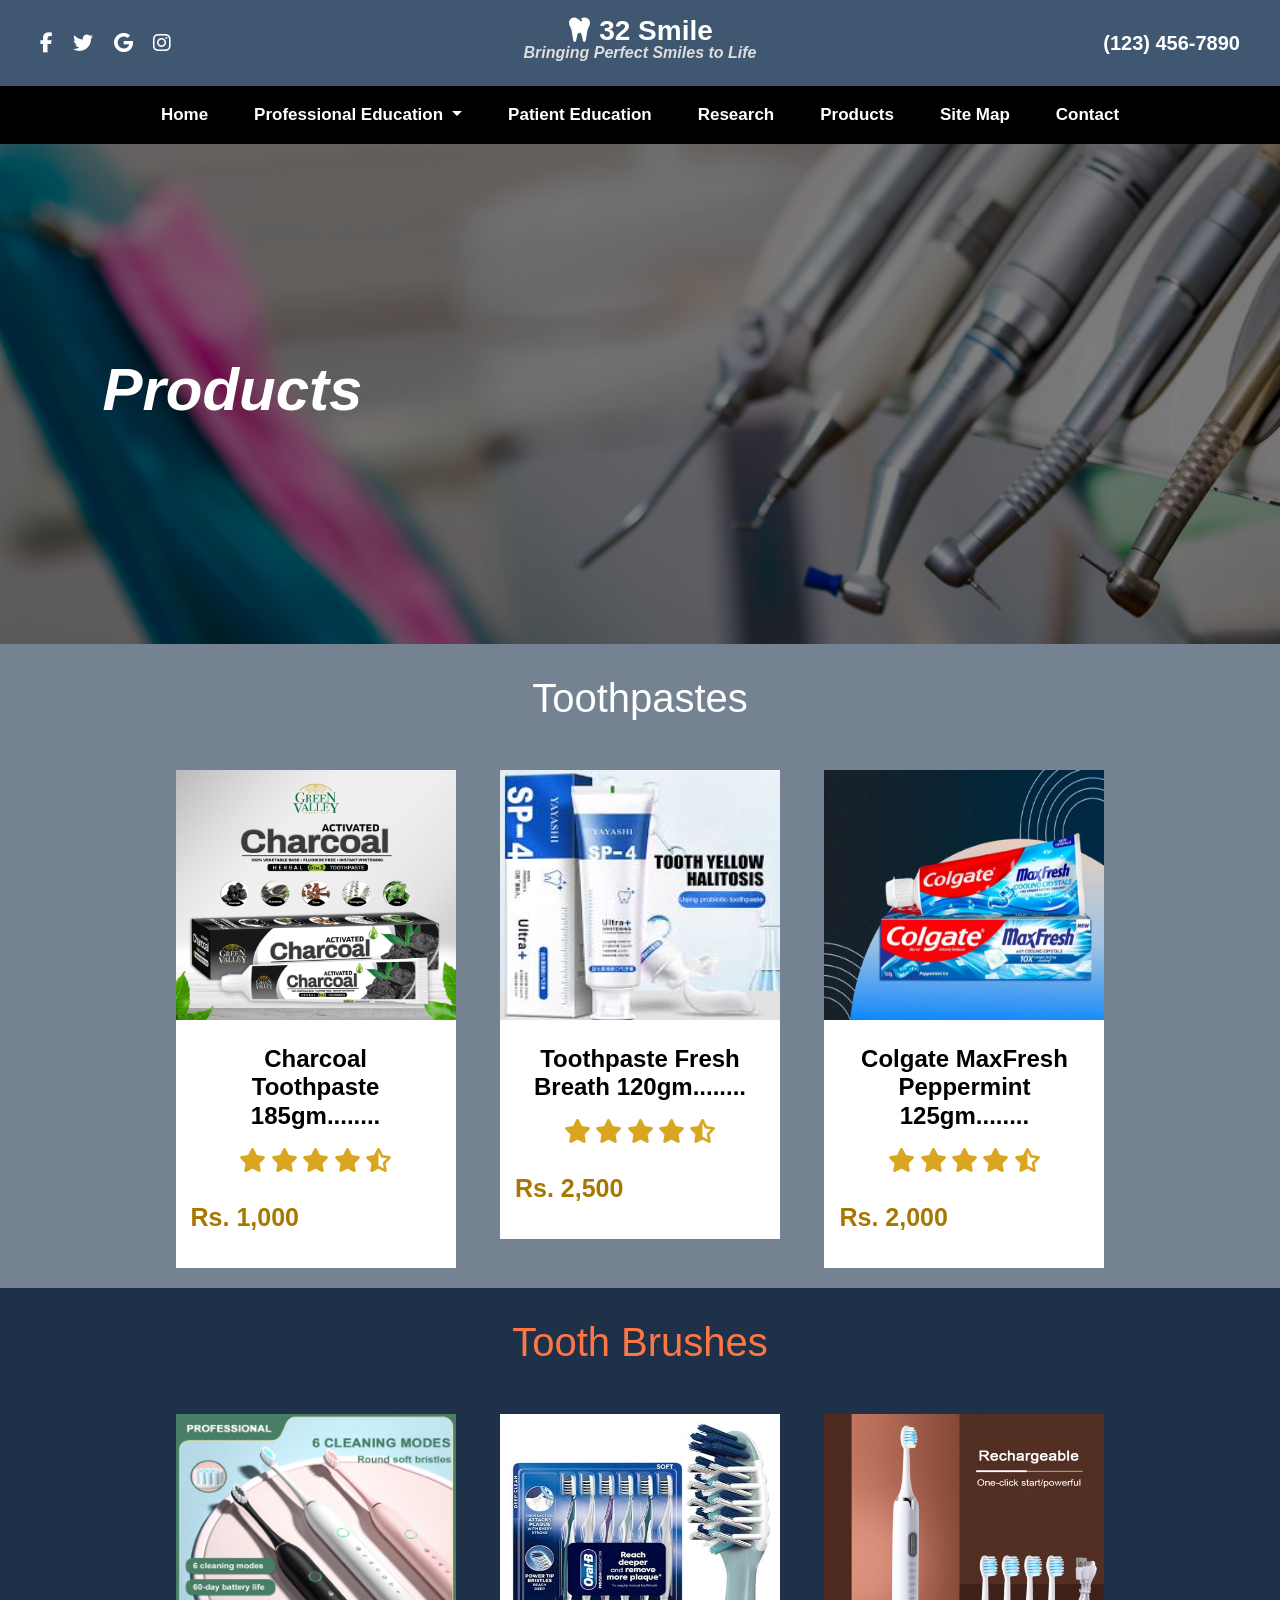
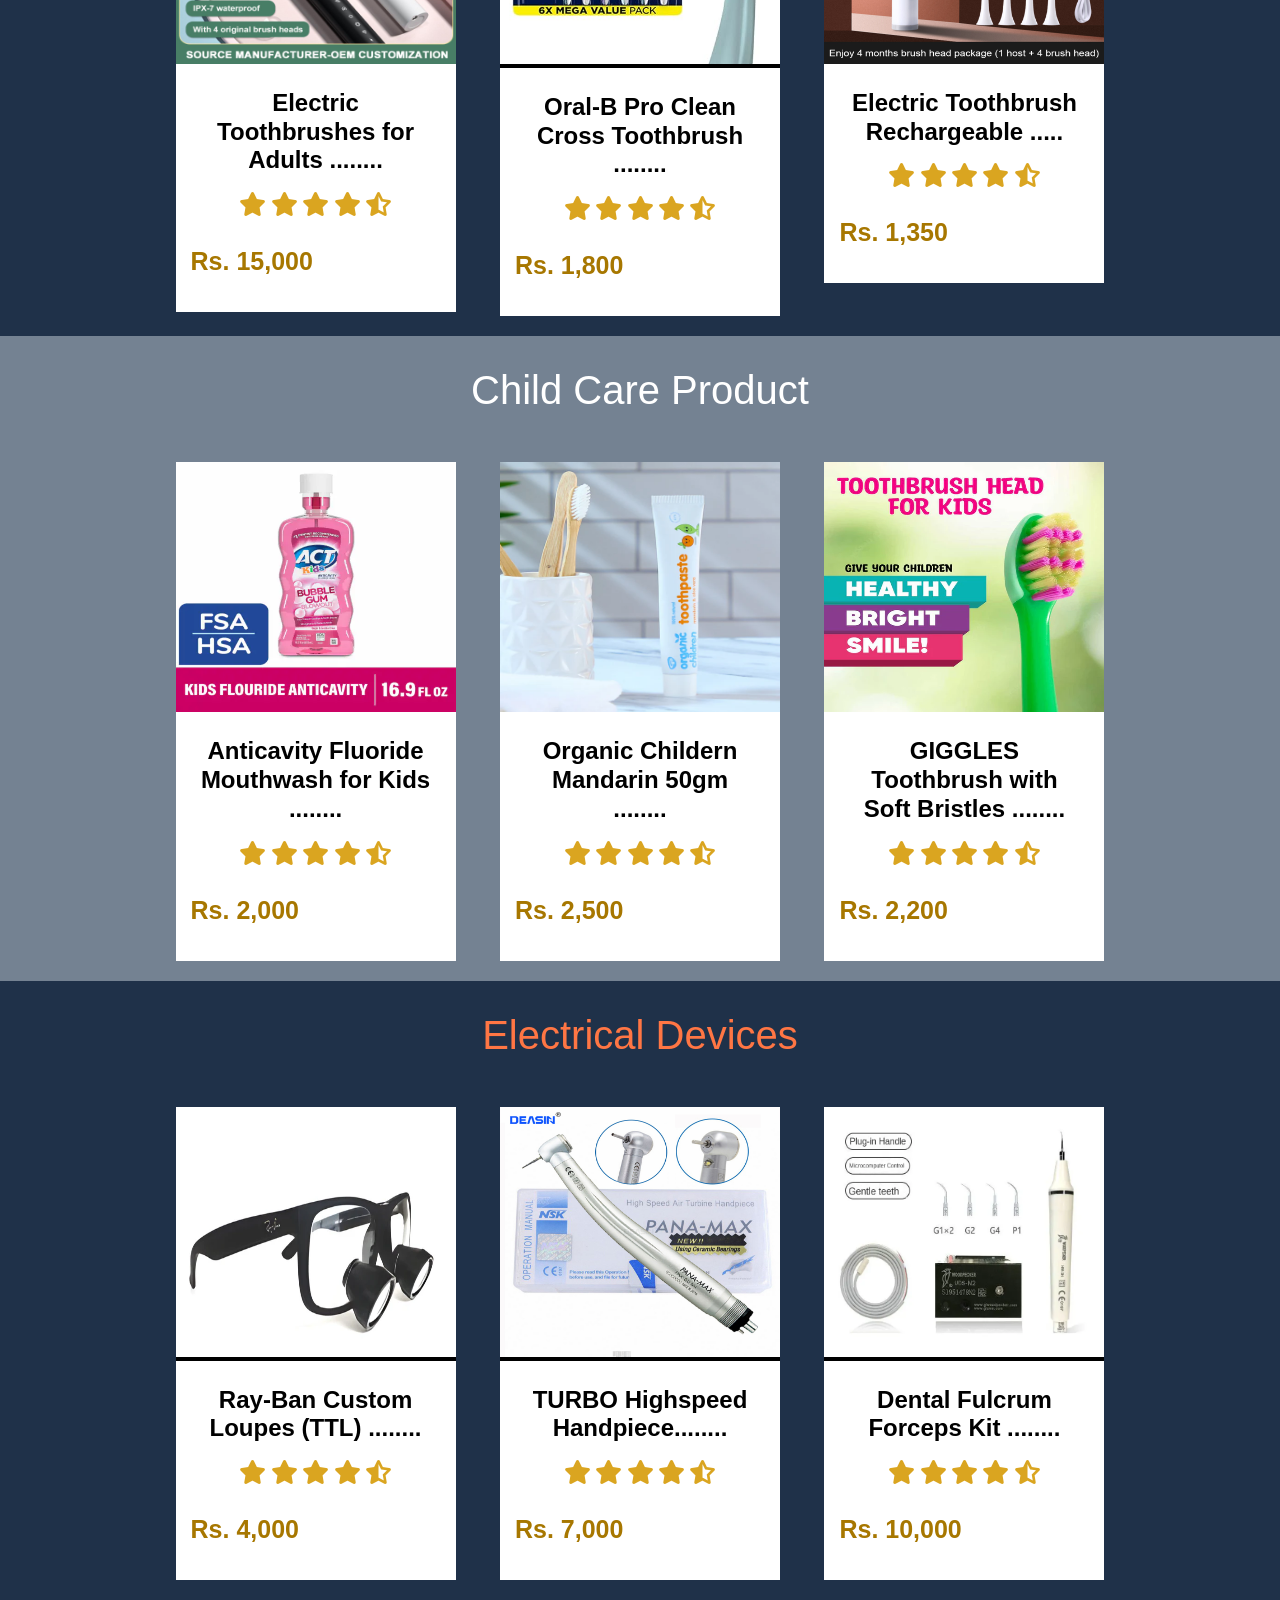
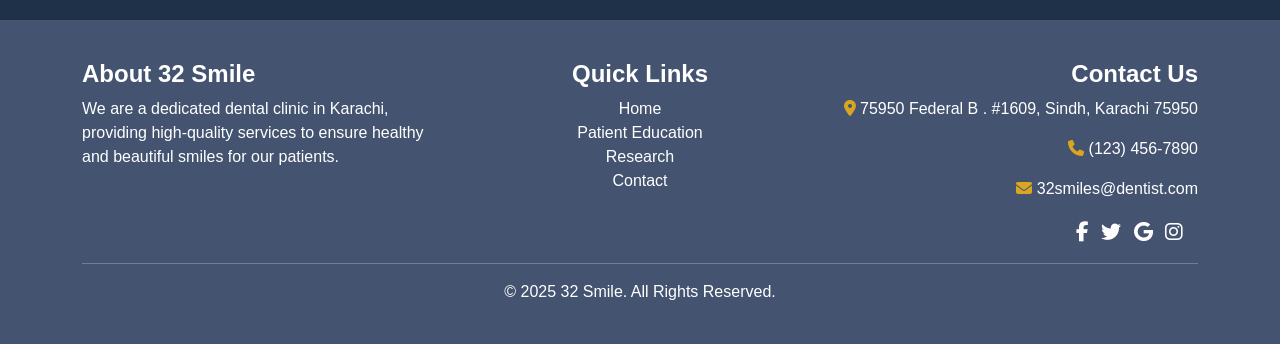
<file: product.html>
<!DOCTYPE html>
<html lang="en">
<head>
    <meta charset="UTF-8">
    <meta name="viewport" content="width=device-width, initial-scale=1.0">

    <!-- Font Awesome -->
    <link rel="stylesheet" href="https://cdnjs.cloudflare.com/ajax/libs/font-awesome/6.7.2/css/all.min.css">
    <!-- Bootstrap CSS -->
    <link href="https://cdn.jsdelivr.net/npm/bootstrap@5.3.3/dist/css/bootstrap.min.css" rel="stylesheet">
    <link rel="stylesheet" href="header.css">
    <title>Products</title>
</head>



<style>

/* Global Styles */
* {
  box-sizing: border-box;
  margin: 0;
  padding: 0;
  font-family: 'Segoe UI', Tahoma, Geneva, Verdana, sans-serif;
}

/* Hero Section */
.hero-section {
  background: url('img/product.jpg') no-repeat center center/cover;
  height: 500px; /* Fixed height */
  display: flex;
  align-items: center;
  justify-content: flex-start;
  padding-left: 8%;
  position: relative;
  color: white;
}

/* Dark Overlay */
.hero-overlay {
  position: absolute;
  top: 0;
  left: 0;
  width: 100%;
  height: 100%;
  background: rgba(0, 0, 0, 0.5);
}

/* Hero Content */
.hero-content {
  position: relative;
  z-index: 2;
  max-width: 600px;
}

.hero-content h1 {
  font-size: 3rem;
  font-style: italic;
}
  
  /* Faculty Page */
.faculty-page {
  text-align: center;
}

/* Faculty Member Card */
.faculty-member {
  display: inline-block;
  width: 25%;
  padding: 20px;
  text-align: left;
  vertical-align: top;
}

/* Image Styling */
.faculty-member img {
  width: 100%;
  height: 250px;
}

.faculty-member{
  text-align: center;
}

/* Heading Styling */
.faculty-member h3 {
  font-size: 24px;
  font-weight: bold;
}

/* Bio Styling */
.faculty-member p {
  font-size: 16px;
  line-height: 1.6;
}

.faculty-member strong {
  color: #333;
}

.dentist{
  background-color: rgb(116, 130, 146);
}

.therapist{
  background-color: rgb(31, 49, 73);
}

.Admin{
  background-color: rgb(116, 130, 146);
}

.Nurse{
  background-color: rgb(31, 49, 73);
}

.intro{
  background-color: white;
  margin: 0 !important;
  padding: 15px;
  color: black !important;
}

i{
  color: goldenrod;
}

@media (max-width: 1200px) {
            .faculty-member {
                width: 33.33%;
            }
        }
        @media (max-width: 992px) {
            .faculty-member {
                width: 50%;
            }
        }
        @media (max-width: 768px) {
            .faculty-member {
                width: 100%;
            }
        }




@media (max-width: 767.98px) {
  .hero-section {
    height: 200px;
    padding-left: 20px;
  }
  .hero-content h1 {
    font-size: 1.8rem;
  }
}
</style>

<body>
    <header>

<!-- Top Bar -->
<div class="container-fluid text-white py-3 top-bar">
  <div class="row align-items-center">
      <div class="col-4 text-start social-icons">
          <a href="#" class="text-white me-3"><ii class="fab fa-facebook-f"></i></a>
          <a href="#" class="text-white me-3"><i1 class="fab fa-twitter"></i></a>
          <a href="#" class="text-white me-3"><i1 class="fab fa-google"></i></a>
          <a href="#" class="text-white"><i1 class="fab fa-instagram"></i></a>
      </div>
      <div class="col-4 text-center logo">
          <i1 class="fas fa-tooth"></i>
          <span>32 Smile</span>
          <div class="slogan">Bringing Perfect Smiles to Life</div>
      </div>
      <div class="col-4 text-end contact">
          <span>(123) 456-7890</span>
      </div>
  </div>
</div>

<!-- Navbar -->
<nav class="navbar navbar-expand-lg bg-dark navbar-light">
  <div class="container">
      <!-- Navbar Toggler (for mobile) -->
      <button class="navbar-toggler navbar-dark" type="button" data-bs-toggle="collapse" data-bs-target="#navbarNav">
          <span class="navbar-toggler-icon"></span>
      </button>

      <!-- Navbar Links -->
      <div class="collapse navbar-collapse justify-content-center" id="navbarNav">
          <ul class="navbar-nav text-center">
              <li class="nav-item"><a class="nav-link" href="index.html">Home</a></li>

              <!-- Dropdown Menu -->
              <li class="nav-item dropdown">
                  <a class="nav-link dropdown-toggle" href="#" id="servicesDropdown" role="button" data-bs-toggle="dropdown" aria-expanded="false">
                      Professional Education
                  </a>
                  <ul class="dropdown-menu">
                      <li><a class="dropdown-item" href="courses.html">Courses</a></li>
                      <li><a class="dropdown-item" href="faculty.html">Faculty</a></li>
                      <li><a class="dropdown-item" href="casestudy.html">Case Studies</a></li>
                      <li><a class="dropdown-item" href="helpdoc.html">Help Documents</a></li>
                      <li><a class="dropdown-item" href="student.html">Student Resources</a></li>
                  </ul>
              </li>

              <li class="nav-item"><a class="nav-link" href="patient.html">Patient Education</a></li>
              <li class="nav-item"><a class="nav-link" href="research.html">Research</a></li>
              <li class="nav-item"><a class="nav-link" href="product.html">Products</a></li>
              <li class="nav-item"><a class="nav-link" href="Site.html">Site Map</a></li>
              <li class="nav-item"><a class="nav-link" href="ContactUs.html">Contact</a></li>
          </ul>
      </div>
  </div>
</nav>

<!-- Hero Section -->
<section class="hero-section">
  <div class="hero-overlay"></div>
  <div class="hero-content">
      <h1 style="font-size: 60px;"><b>Products</b></h1>
  </div>
</section>
        
<!-- Toothpaste Page -->
<div class="faculty-page">
  <div class="dentist">
    <h1 style="padding: 20px; padding-top: 30px; color: white;">Toothpastes</h1>
  
    <!-- Product 1 -->
    <div class="faculty-member">
      <img src="product/Thoothpaste1.jpg" alt="Toothpaste">
      <div class="intro">
      <h3 style="padding: 10px;">Charcoal Toothpaste 185gm........</h3>
      <i class="fa-solid fa-star fa-xl"></i>
      <i class="fa-solid fa-star fa-xl"></i>
      <i class="fa-solid fa-star fa-xl"></i>
      <i class="fa-solid fa-star fa-xl"></i>
      <i class="fa-solid fa-star-half-stroke fa-xl"></i><br><br>
      <p style="text-align: left; font-size: 25px; color: rgb(167, 119, 0);"><b>Rs. 1,000</b></p>
    </div>
  </div>

    <!-- Product 2 -->
    <div class="faculty-member">
      <img src="product/Thoothpaste2.jpg" alt="Toothpaste">
      <div class="intro">
      <h3 style="padding: 10px;">Toothpaste Fresh Breath 120gm........</h3>
      <i class="fa-solid fa-star fa-xl"></i>
      <i class="fa-solid fa-star fa-xl"></i>
      <i class="fa-solid fa-star fa-xl"></i>
      <i class="fa-solid fa-star fa-xl"></i>
      <i class="fa-solid fa-star-half-stroke fa-xl"></i><br><br>
      <p style="text-align: left; font-size: 25px; color: rgb(167, 119, 0);"><b>Rs. 2,500</b></p>
    </div>
  </div>
  
    <!-- Product 3 -->
    <div class="faculty-member">
      <img src="product/Thoothpaste3.jpg" alt="Toothpaste">
      <div class="intro">
      <h3 style="padding: 10px;">Colgate MaxFresh Peppermint 125gm........</h3>
      <i class="fa-solid fa-star fa-xl"></i>
      <i class="fa-solid fa-star fa-xl"></i>
      <i class="fa-solid fa-star fa-xl"></i>
      <i class="fa-solid fa-star fa-xl"></i>
      <i class="fa-solid fa-star-half-stroke fa-xl"></i><br><br>
      <p style="text-align: left; font-size: 25px; color: rgb(167, 119, 0);"><b>Rs. 2,000</b></p>
    </div>
  </div>
  
  </div>
  
  <!-- Toothpaste -->

  <div class="therapist">
  <h1 style="padding: 20px; padding-top: 30px; color: rgb(255, 118, 68);">Tooth Brushes</h1>
 
    <!-- Product 4 -->
    <div class="faculty-member">
      <img src="product/Toothbrush1.jpg" alt="Toothpaste">
      <div class="intro">
      <h3 style="padding: 10px;">Electric Toothbrushes for Adults ........</h3>
      <i class="fa-solid fa-star fa-xl"></i>
      <i class="fa-solid fa-star fa-xl"></i>
      <i class="fa-solid fa-star fa-xl"></i>
      <i class="fa-solid fa-star fa-xl"></i>
      <i class="fa-solid fa-star-half-stroke fa-xl"></i><br><br>
      <p style="text-align: left; font-size: 25px; color: rgb(167, 119, 0);"><b>Rs. 15,000</b></p>
    </div>
  </div>
  
    <!-- Product 5 -->
    <div class="faculty-member">
      <img src="product/Toothbrush2.jpg" alt="Toothpaste">
      <div style="border-top: 4px solid black;" class="intro">
      <h3 style="padding: 10px;">Oral-B Pro Clean Cross Toothbrush ........</h3>
      <i class="fa-solid fa-star fa-xl"></i>
      <i class="fa-solid fa-star fa-xl"></i>
      <i class="fa-solid fa-star fa-xl"></i>
      <i class="fa-solid fa-star fa-xl"></i>
      <i class="fa-solid fa-star-half-stroke fa-xl"></i><br><br>
      <p style="text-align: left; font-size: 25px; color: rgb(167, 119, 0);"><b>Rs. 1,800</b></p>
    </div>
  </div>

    <!-- Product 6 -->
    <div class="faculty-member">
      <img src="product/Toothbrush3.jpg" alt="Toothpaste">
      <div class="intro">
      <h3 style="padding: 10px;">Electric Toothbrush Rechargeable .....</h3>
      <i class="fa-solid fa-star fa-xl"></i>
      <i class="fa-solid fa-star fa-xl"></i>
      <i class="fa-solid fa-star fa-xl"></i>
      <i class="fa-solid fa-star fa-xl"></i>
      <i class="fa-solid fa-star-half-stroke fa-xl"></i><br><br>
      <p style="text-align: left; font-size: 25px; color: rgb(167, 119, 0);"><b>Rs. 1,350</b></p>
    </div>
  </div>

    <!-- Child Page -->
<div class="faculty-page">
  <div class="dentist">
    <h1 style="padding: 20px; padding-top: 30px; color: white;">Child Care Product</h1>
  
    <!-- Product 7 -->
    <div class="faculty-member">
      <img src="product/child1.jpg" alt="Toothpaste">
      <div class="intro">
      <h3 style="padding: 10px;">Anticavity Fluoride Mouthwash for Kids ........</h3>
      <i class="fa-solid fa-star fa-xl"></i>
      <i class="fa-solid fa-star fa-xl"></i>
      <i class="fa-solid fa-star fa-xl"></i>
      <i class="fa-solid fa-star fa-xl"></i>
      <i class="fa-solid fa-star-half-stroke fa-xl"></i><br><br>
      <p style="text-align: left; font-size: 25px; color: rgb(167, 119, 0);"><b>Rs. 2,000</b></p>
    </div>
  </div>

    <!-- Product 8 -->
    <div class="faculty-member">
      <img src="product/child2.jpg" alt="Toothpaste">
      <div class="intro">
      <h3 style="padding: 10px;">Organic Childern Mandarin 50gm ........</h3>
      <i class="fa-solid fa-star fa-xl"></i>
      <i class="fa-solid fa-star fa-xl"></i>
      <i class="fa-solid fa-star fa-xl"></i>
      <i class="fa-solid fa-star fa-xl"></i>
      <i class="fa-solid fa-star-half-stroke fa-xl"></i><br><br>
      <p style="text-align: left; font-size: 25px; color: rgb(167, 119, 0);"><b>Rs. 2,500</b></p>
    </div>
  </div>
  
    <!-- Product 9 -->
    <div class="faculty-member">
      <img src="product/child3.jpg" alt="Toothpaste">
      <div class="intro">
      <h3 style="padding: 10px;">GIGGLES Toothbrush with Soft Bristles ........</h3>
      <i class="fa-solid fa-star fa-xl"></i>
      <i class="fa-solid fa-star fa-xl"></i>
      <i class="fa-solid fa-star fa-xl"></i>
      <i class="fa-solid fa-star fa-xl"></i>
      <i class="fa-solid fa-star-half-stroke fa-xl"></i><br><br>
      <p style="text-align: left; font-size: 25px; color: rgb(167, 119, 0);"><b>Rs. 2,200</b></p>
    </div>
  </div>
  
  </div>

      <!-- Electrical Devices -->

      <div class="Nurse">
      <h1 style="padding: 20px; padding-top: 30px; color: rgb(255, 118, 68);">Electrical Devices</h1>

        <!-- Product 10 -->
    <div class="faculty-member">
      <img src="product/Electric1.jpg" alt="Toothpaste">
      <div style="border-top: 4px solid black;" class="intro">
      <h3 style="padding: 10px;">Ray-Ban Custom Loupes (TTL) ........</h3>
      <i class="fa-solid fa-star fa-xl"></i>
      <i class="fa-solid fa-star fa-xl"></i>
      <i class="fa-solid fa-star fa-xl"></i>
      <i class="fa-solid fa-star fa-xl"></i>
      <i class="fa-solid fa-star-half-stroke fa-xl"></i><br><br>
      <p style="text-align: left; font-size: 25px; color: rgb(167, 119, 0);"><b>Rs. 4,000</b></p>
    </div>
  </div>
      
        <!-- Product 11 -->
    <div class="faculty-member">
      <img src="product/Electric2.jpg" alt="Toothpaste">
      <div style="border-top: 4px solid black;" class="intro">
      <h3 style="padding: 10px;">TURBO Highspeed Handpiece........</h3>
      <i class="fa-solid fa-star fa-xl"></i>
      <i class="fa-solid fa-star fa-xl"></i>
      <i class="fa-solid fa-star fa-xl"></i>
      <i class="fa-solid fa-star fa-xl"></i>
      <i class="fa-solid fa-star-half-stroke fa-xl"></i><br><br>
      <p style="text-align: left; font-size: 25px; color: rgb(167, 119, 0);"><b>Rs. 7,000</b></p>
    </div>
  </div>
    
        <!-- Product 11 -->
    <div class="faculty-member">
      <img src="product/Electric3.jpg" alt="Toothpaste">
      <div style="border-top: 4px solid black;" class="intro">
      <h3 style="padding: 10px;">Dental Fulcrum Forceps Kit ........</h3>
      <i class="fa-solid fa-star fa-xl"></i>
      <i class="fa-solid fa-star fa-xl"></i>
      <i class="fa-solid fa-star fa-xl"></i>
      <i class="fa-solid fa-star fa-xl"></i>
      <i class="fa-solid fa-star-half-stroke fa-xl"></i><br><br>
      <p style="text-align: left; font-size: 25px; color: rgb(167, 119, 0);"><b>Rs. 10,000</b></p>
    </div>
  </div>
</div>
  
  <!-- Footer Section -->
<footer class="text-white" style="background-color: rgb(67, 83, 112); padding: 40px 0; margin-top: 20px;">
  <div class="container">
      <div class="row">
          <div class="col-md-4 text-center text-md-start">
              <h4 class="fw-bold">About 32 Smile</h4>
              <p>We are a dedicated dental clinic in Karachi, providing high-quality services to ensure healthy and beautiful smiles for our patients.</p>
          </div>
          <div class="col-md-4 text-center">
              <h4 class="fw-bold">Quick Links</h4>
              <ul class="list-unstyled">
                  <li><a href="#" class="text-white text-decoration-none">Home</a></li>
                  <li><a href="patient.html" class="text-white text-decoration-none">Patient Education</a></li>
                  <li><a href="research.html" class="text-white text-decoration-none">Research</a></li>
                  <li><a href="ContactUs.html" class="text-white text-decoration-none">Contact</a></li>
              </ul>
          </div>
          <div class="col-md-4 text-center text-md-end">
              <h4 class="fw-bold">Contact Us</h4>
              <p><i class="fas fa-map-marker-alt"></i> 75950 Federal B . #1609, Sindh, Karachi 75950</p>
              <p><i class="fas fa-phone"></i> (123) 456-7890</p>
              <p><i class="fas fa-envelope"></i> 32smiles@dentist.com</p>
              <div class="social-icons">
                  <a href="#" class="text-white me-2"><ii class="fab fa-facebook-f"></i></a>
                  <a href="#" class="text-white me-2"><ii class="fab fa-twitter"></i></a>
                  <a href="#" class="text-white me-2"><ii class="fab fa-google"></i></a>
                  <a href="#" class="text-white"><ii class="fab fa-instagram"></i></a>
              </div>
          </div>
      </div>
      <hr class="bg-white">
      <div class="text-center">
          <p class="mb-0">&copy; 2025 32 Smile. All Rights Reserved.</p>
      </div>
  </div>
</footer>

<script src="https://cdn.jsdelivr.net/npm/bootstrap@5.3.3/dist/js/bootstrap.bundle.min.js"></script>
</body>
</html>
</file>
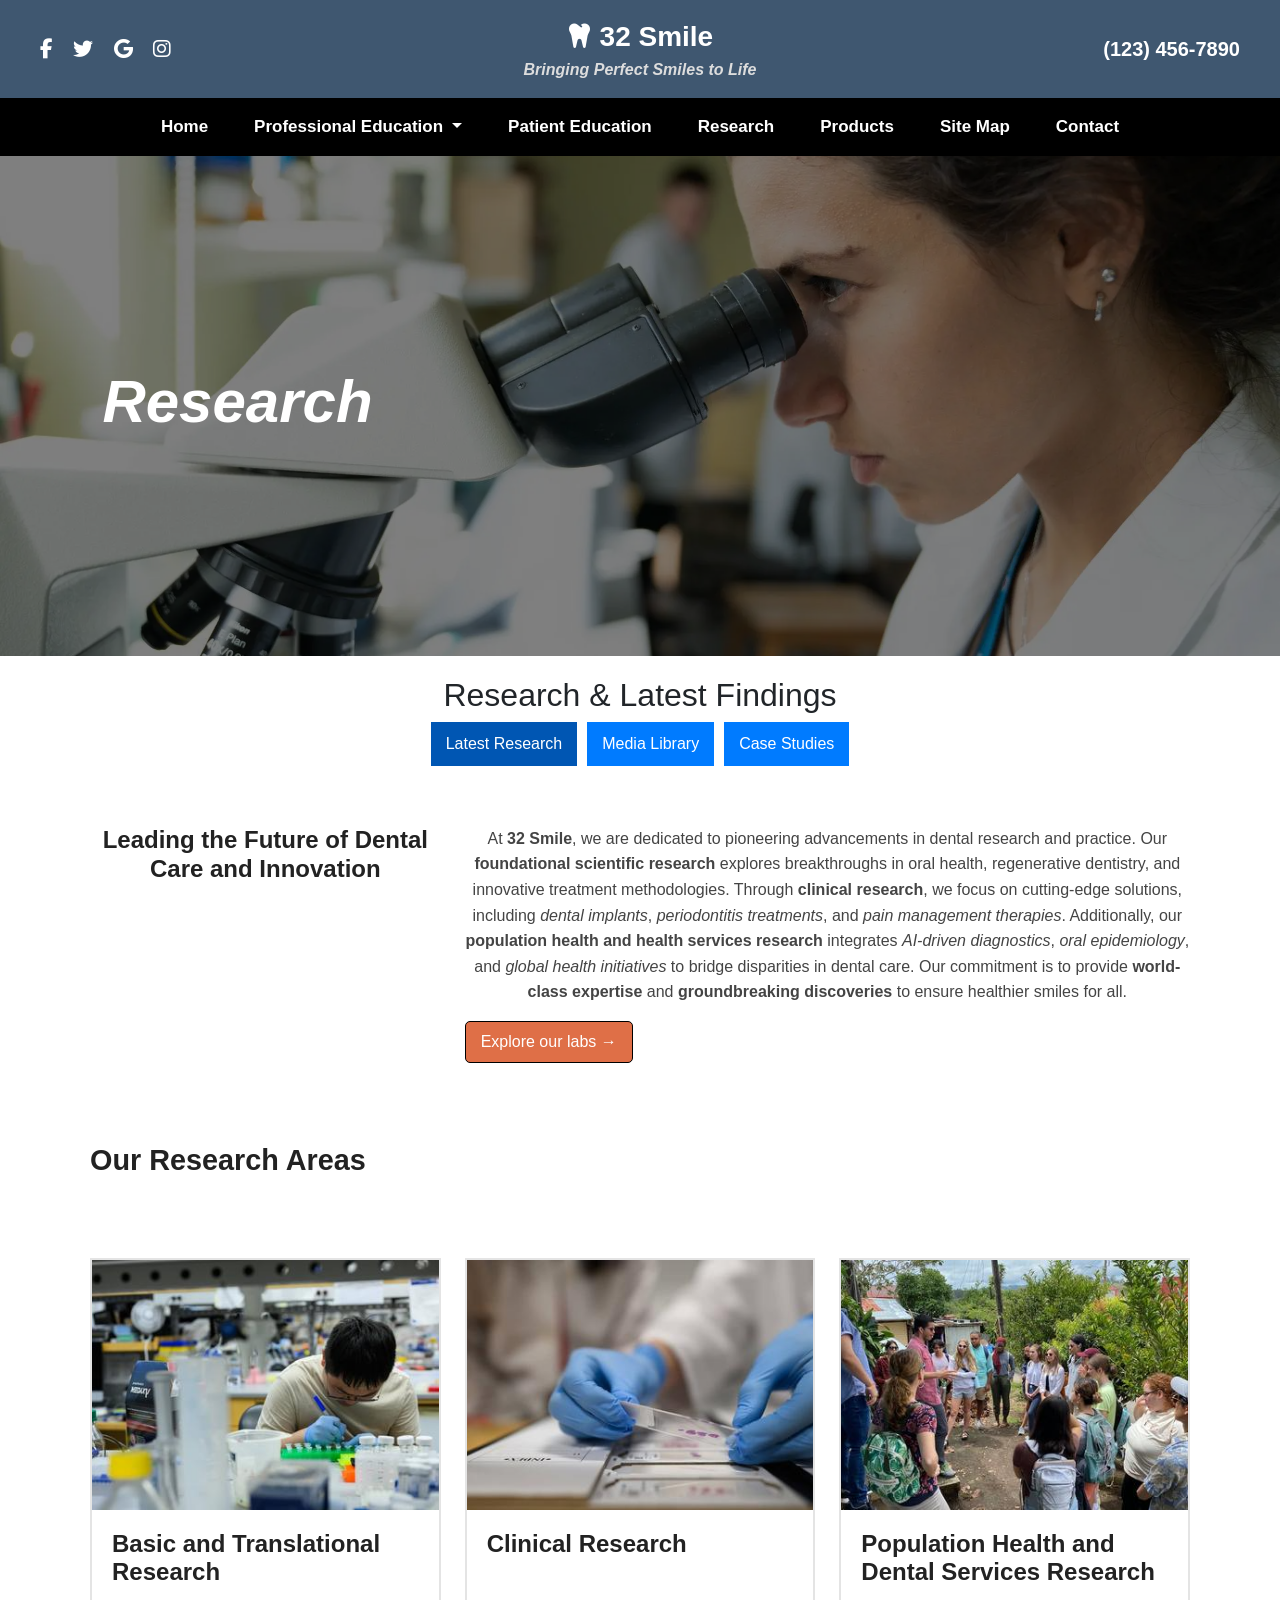
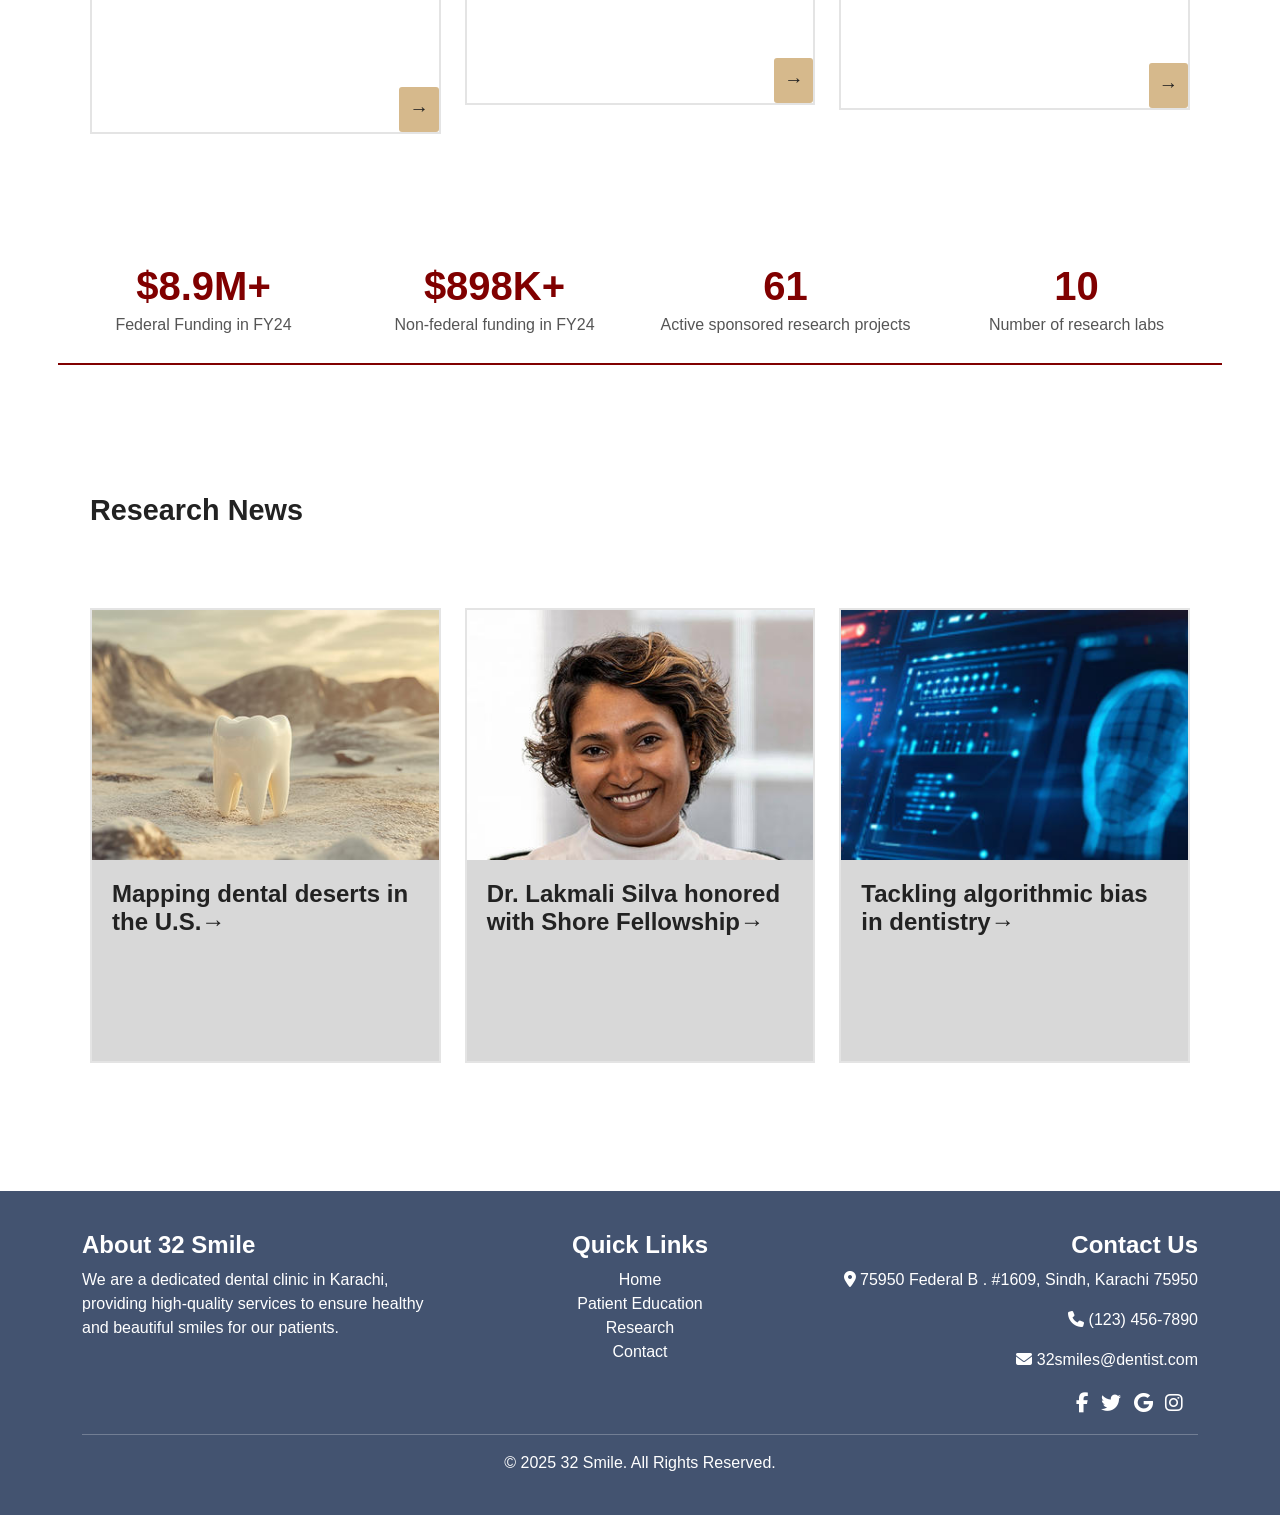
<file: research.html>
<!DOCTYPE html>
<html lang="en">
<head>
    <meta charset="UTF-8">
    <meta name="viewport" content="width=device-width, initial-scale=1.0">

    <link rel="stylesheet" href="https://cdnjs.cloudflare.com/ajax/libs/font-awesome/6.7.2/css/all.min.css">

    <!-- Bootstrap CSS -->
    <link href="https://cdn.jsdelivr.net/npm/bootstrap@5.3.3/dist/css/bootstrap.min.css" rel="stylesheet">
    <link rel="stylesheet" href="header.css">
    <title>Document</title>

</head>

<style>
    /* Global Styles */
    * {
          box-sizing: border-box;
          margin: 0;
          padding: 0;
          font-family: 'Segoe UI', Tahoma, Geneva, Verdana, sans-serif;
        }
        
        /* Hero Section */
        .hero-section {
          background: url('img/research.jpg') no-repeat center center/cover;
          height: 500px; /* Fixed height */
          display: flex;
          align-items: center;
          justify-content: flex-start;
          padding-left: 8%;
          position: relative;
          color: white;
        }
        
        /* Dark Overlay */
        .hero-overlay {
          position: absolute;
          top: 0;
          left: 0;
          width: 100%;
          height: 100%;
          background: rgba(0, 0, 0, 0.5);
        }
        
        /* Hero Content */
        .hero-content {
          position: relative;
          z-index: 2;
          max-width: 600px;
        }
        
        .hero-content h1 {
          font-size: 3rem;
          font-style: italic;
        }

          .research-section {
            padding: 20px;
            text-align: center;
        }
        
        .research-tabs {
            display: flex;
            justify-content: center;
            gap: 10px;
            margin-bottom: 20px;
        }
        
        .tab-btn {
            padding: 10px 15px;
            background: #007bff;
            color: white;
            border: none;
            cursor: pointer;
        }
        
        .tab-btn.active {
            background: #0056b3;
        }
        
        .research-content {
            display: none;
        }
        
        .research-content.active {
            display: block;
        }
        
        .case-study, .media-item {
            background: white;
            padding: 15px;
            border-radius: 5px;
            margin-bottom: 15px;
        }
        
        .custom-container {
            max-width: auto;
            margin: auto;
            padding: 40px 20px;
        }
        .section-title {
            font-size: 1.5rem;
            font-weight: bold;
            color: #222;
        }
        .content p {
            color: #444;
            line-height: 1.6;
        }
        .content strong {
            font-weight: bold;
        }
        .btn-custom {
            border: 1px solid black;
            background-color: rgb(223, 111, 71);
            color: white;
            padding: 8px 15px;
            text-decoration: none;
            display: inline-block;
            border-radius: 5px;
        }
        .btn-custom:hover {
            background-color: rgb(65, 99, 161);
            color: white;
        }

      /* Research Areas */
      .research-container {
            max-width: auto;
            margin: auto;
            padding: 40px 20px;
            text-align: left;
        }
        .research-header {
            display: flex;
            align-items: center;
            gap: 30px;
            flex-wrap: wrap;
        }
        .research-heading {
            font-size: 1.8rem;
            font-weight: bold;
            color: #222;
            white-space: nowrap;
        }
        .research-description {
            color: #666;
            font-size: 1rem;
            flex: 1;  /* Makes paragraph take remaining space */
            margin: 0;
        }
        .research-card {
            border: none;
            background: white;
            border: 2px solid rgb(228, 228, 228);
        }
        .research-card:hover {
            cursor: pointer;
            background-color: #fff2dd;
        }
        .research-card img {
            width: 100%;
            height: 250px;
            object-fit: cover;
        }
        .research-card-body {
            padding: 20px;
        }
        .research-card-title {
            font-weight: bold;
            color: #222;
        }
        .research-card-footer {
            background: none;
            border: none;
            text-align: right;
        }
        .research-button {
            background-color: #d6b98c;
            color: #222;
            border: none;
            padding: 8px 10px;
            font-size: 1.2rem;
            border-radius: 3px;
            text-decoration: none;
            display: inline-block;
        }
        .research-button:hover {
            background-color: #b89a6c;
            color: white;
        }
        /* Research Area End */

        .stats-section {
            text-align: center;
            padding: 40px 0;
        }
        .stats-item {
            border-bottom: 2px solid #800000;
            padding-bottom: 10px;
        }
        .stats-item h1 {
            color: #800000;
            font-weight: bold;
        }
        .stats-item p {
            color: #555;
            margin-top: -5px;
        }

        /* Video Section */

        .info-section {
            text-align: center;
            padding: 40px 0;
        }
        .info-item h3 {
            color: #007baf;
            font-weight: bold;
        }
        .info-item p {
            color: #555;
        }

        .video-container {
          width: 80%;
          max-width: 800px; 
          margin: 0 auto; 
          padding: 20px;
        }
        
        .video-container video {
          width: 100%;
          height: auto;
        }  

        .research-day-container {
            text-align: center;
            padding: 50px 0;
        }
        .research-day-title {
            font-size: 3rem;
            font-weight: bold;
            color: #222;
        }
        .research-day-date {
            font-size: 1.6rem;
            color: rgb(226, 109, 66);
        }
        .research-day-description {
            font-size: 1rem;
            color: #555;
            margin: 20px 0;
        }
        .research-day-button {
            background-color: rgb(59, 97, 168);
            color: white;
            padding: 10px 30px;
            text-decoration: none;
            border-radius: 5px;
            font-weight: bold;
        }
        .research-day-button:hover {
            background-color: rgb(223, 115, 76);
        }
        .research-day-contact {
            margin-top: 20px;
            font-size: 1rem;
            color: #333;
        }
        .research-day-email {
            font-weight: bold;
            color: #007bff;
        }

        /* Video Container End */

        .resource-card {
            display: flex;
            align-items: center;
            justify-content: space-between;
            border: 1px solid #ddd;
            padding: 20px;
            border-radius: 10px;
            box-shadow: 2px 2px 10px rgba(0, 0, 0, 0.1);
            margin-bottom: 15px;
        }
        .resource-icon {
            font-size: 2rem;
            margin-right: 15px;
        }
        .resource-title {
            display: flex;
            align-items: center;
        }.resource-card {
    display: flex;
    justify-content: space-between; 
    align-items: center;  
    border: 1px solid #ddd;
    padding: 20px;
    border-radius: 10px;
    box-shadow: 2px 2px 10px rgba(0, 0, 0, 0.1);
    margin-bottom: 15px;
}

.cont {
    display: flex;
    align-items: center;  
    justify-content: flex-start;
}

.text-and-button {
    margin-left: 35px; 
    display: flex;
    flex-direction: column; 
    justify-content: center; 
}

.resource-title {
    font-size: 1.2rem;
    margin-bottom: 10px; 
    text-align: left;  
}

.resource-btn {
    border-radius: 30px;
    padding: 10px 20px;
}




@media (max-width: 767.98px) {
  .hero-section {
    height: 200px;
    padding-left: 20px;
  }
  .hero-content h1 {
    font-size: 1.8rem;
  }
}
</style>

<body>
        <!-- Top Bar -->
<div class="container-fluid text-white py-3 top-bar">
    <div class="row align-items-center">
        <div class="col-4 text-start social-icons">
            <a href="#" class="text-white me-3"><i class="fab fa-facebook-f"></i></a>
            <a href="#" class="text-white me-3"><i class="fab fa-twitter"></i></a>
            <a href="#" class="text-white me-3"><i class="fab fa-google"></i></a>
            <a href="#" class="text-white"><i class="fab fa-instagram"></i></a>
        </div>
        <div class="col-4 text-center logo">
            <i class="fas fa-tooth"></i>
            <span>32 Smile</span>
            <div class="slogan">Bringing Perfect Smiles to Life</div>
        </div>
        <div class="col-4 text-end contact">
            <span>(123) 456-7890</span>
        </div>
    </div>
</div>

<!-- Navbar -->
<nav class="navbar navbar-expand-lg bg-dark navbar-light">
    <div class="container">
        <!-- Navbar Toggler (for mobile) -->
        <button class="navbar-toggler navbar-dark" type="button" data-bs-toggle="collapse" data-bs-target="#navbarNav">
            <span class="navbar-toggler-icon"></span>
        </button>
  
        <!-- Navbar Links -->
        <div class="collapse navbar-collapse justify-content-center" id="navbarNav">
            <ul class="navbar-nav text-center">
                <li class="nav-item"><a class="nav-link" href="index.html">Home</a></li>
  
                <!-- Dropdown Menu -->
                <li class="nav-item dropdown">
                    <a class="nav-link dropdown-toggle" href="#" id="servicesDropdown" role="button" data-bs-toggle="dropdown" aria-expanded="false">
                        Professional Education
                    </a>
                    <ul class="dropdown-menu">
                        <li><a class="dropdown-item" href="courses.html">Courses</a></li>
                        <li><a class="dropdown-item" href="faculty.html">Faculty</a></li>
                        <li><a class="dropdown-item" href="casestudy.html">Case Studies</a></li>
                        <li><a class="dropdown-item" href="helpdoc.html">Help Documents</a></li>
                        <li><a class="dropdown-item" href="student.html">Student Resources</a></li>
                    </ul>
                </li>
  
                <li class="nav-item"><a class="nav-link" href="patient.html">Patient Education</a></li>
                <li class="nav-item"><a class="nav-link" href="research.html">Research</a></li>
                <li class="nav-item"><a class="nav-link" href="product.html">Products</a></li>
                <li class="nav-item"><a class="nav-link" href="Site.html">Site Map</a></li>
                <li class="nav-item"><a class="nav-link" href="ContactUs.html">Contact</a></li>
            </ul>
        </div>
    </div>
  </nav>

<!-- Hero Section -->
<section class="hero-section">
    <div class="hero-overlay"></div>
    <div class="hero-content">
        <h1 style="font-size: 60px;"><b>Research</b></h1>
    </div>
</section>
<!-- hero section End -->

      </header>
    
    <section class="research-section">
        <h2>Research & Latest Findings</h2>
    
        <!-- Research Navigation Tabs -->
        <div class="research-tabs">
            <button class="tab-btn active" data-tab="articles">Latest Research</button>
            <button class="tab-btn" data-tab="media">Media Library</button>
            <button class="tab-btn" data-tab="cases">Case Studies</button>
        </div>
    
        <!-- Research Articles Section -->

        <!-- Research Paragraph -->
        <div class="research-content active" id="articles">
          <div class="container custom-container">
            <div class="row">
                <div class="col-md-4">
                    <h2 class="section-title">Leading the Future of Dental <br> Care and Innovation</h2>
                </div>
                <div class="col-md-8">
                    <div class="content">
                        <p>
                            At <strong>32 Smile</strong>, we are dedicated to pioneering advancements in dental research and practice.  
                            Our <strong>foundational scientific research</strong> explores breakthroughs in oral health, regenerative dentistry, and innovative treatment methodologies.  
                            Through <strong>clinical research</strong>, we focus on cutting-edge solutions, including <em>dental implants</em>, <em>periodontitis treatments</em>, and <em>pain management therapies</em>.  
                            Additionally, our <strong>population health and health services research</strong> integrates <em>AI-driven diagnostics</em>, <em>oral epidemiology</em>, and <em>global health initiatives</em>  
                            to bridge disparities in dental care. Our commitment is to provide <strong>world-class expertise</strong> and <strong>groundbreaking discoveries</strong>  
                            to ensure healthier smiles for all.  
                        </p>
                        <a href="#" class="btn btn-custom" style="float: left;">Explore our labs →</a>
                    </div>
                </div>
            </div>
        </div>
    
    <!-- Research Paragraph End -->

    <!-- Research Areas -->
    <div class="container research-container">
      <!-- Header Section with Flexbox -->
      <div class="d-flex align-items-center research-header mb-4">
          <h2 class="research-heading">Our Research Areas</h2>
         
      </div><br><br>
      
      <!-- Research Cards -->
      <div class="row">
          <div class="col-md-4">
              <div class="research-card">
                  <img src="img/research1.jpg" alt="Basic and Translational Research">
                  <div class="research-card-body">
                      <h4 class="research-card-title">Basic and Translational Research</h3> <br><br><br>
                  </div>
                  <div class="research-card-footer">
                      <a href="#" class="research-button">→</a>
                  </div>
              </div>
          </div>
          <div class="col-md-4">
              <div class="research-card">
                  <img src="img/research2.jpg" alt="Clinical Research">
                  <div class="research-card-body">
                      <h4 class="research-card-title">Clinical Research</h3> <br><br><br>
                  </div>
                  <div class="research-card-footer">
                      <a href="#" class="research-button">→</a>
                  </div>
              </div>
          </div>
          <div class="col-md-4">
              <div class="research-card">
                  <img src="img/research3.jpg" alt="Population Health Research">
                  <div class="research-card-body">
                      <h4 class="research-card-title">Population Health and Dental Services Research</h3> <br><br>
                  </div>
                  <div class="research-card-footer">
                      <a href="#" class="research-button">→</a>
                  </div>
              </div>
          </div>
      </div>
  </div> <br><br>
  <!-- Research Areas End -->

  <!-- Review -->
  <div class="container stats-section">
    <div class="row">
        <div class="col-md-3 stats-item">
            <h1>$8.9M+</h1>
            <p>Federal Funding in FY24</p>
        </div>
        <div class="col-md-3 stats-item">
            <h1>$898K+</h1>
            <p>Non-federal funding in FY24</p>
        </div>
        <div class="col-md-3 stats-item">
            <h1>61</h1>
            <p>Active sponsored research projects</p>
        </div>
        <div class="col-md-3 stats-item">
            <h1>10</h1>
            <p>Number of research labs</p>
        </div>
    </div>
</div><br><br>
<!-- Review End -->

<!-- Research2 Areas -->
<div class="container research-container">

  <div class="d-flex align-items-center research-header mb-4">
      <h2 class="research-heading">Research News</h2>
     
  </div><br><br>
  
  
  <div class="row">
      <div class="col-md-4">
          <div class="research-card">
              <img src="img/research4.jpg" alt="Basic and Translational Research">
              <div class="research-card-body" style="background-color: rgb(216, 216, 216);">
                  <h4 class="research-card-title">Mapping dental deserts in the U.S.→</h4> <br><br><br><br>
              </div>
          </div>
      </div>
      <div class="col-md-4">
          <div class="research-card">
              <img src="img/research5.jpg" alt="Clinical Research">
              <div class="research-card-body" style="background-color: rgb(216, 216, 216);">
                  <h4 class="research-card-title">Dr. Lakmali Silva honored with Shore Fellowship→</h4> <br><br><br><br>
              </div>
          </div>
      </div>
      <div class="col-md-4">
          <div class="research-card">
              <img src="img/research6.jpg" alt="Population Health Research">
              <div class="research-card-body" style="background-color: rgb(216, 216, 216);">
                  <h4 class="research-card-title">Tackling algorithmic bias in dentistry→</h4> <br><br><br><br>
              </div>
          </div>
      </div>
  </div>
</div>
</div>
</div> <br><br>
<!-- Research2 Areas End -->

        <!-- Media Library Section -->

        <div class="research-content" id="media">
          <div class="media-item">

            <div class="container info-section">
              <div class="row">
                  <div class="col-md-4 info-item">
                      <h3>Oral Health Sciences PhD and Masters Program</h3>
                      <p>The primary objective of these programs is to train outstanding students to become leaders in academic research in oral health science.</p>
                  </div>
                  <div class="col-md-4 info-item">
                      <h3>Find a Faculty Lab</h3>
                      <p>Looking for a particular researcher or lab? Browse the extensive list of faculty labs at the School of Dentistry.</p>
                  </div>
                  <div class="col-md-4 info-item">
                      <h3>Research Training</h3>
                      <p>The School of Dentistry provides opportunities for students and volunteers to enrich their education through research.</p>
                  </div>
              </div>
          </div>
          <div class="container research-day-container">
            <h2 class="research-day-title">RESEARCH DAY</h2><br>
            <h3 class="research-day-date">SAVE THE DATE - February 13, 2025</h3>
            <p class="research-day-description">An annual celebration of the cutting-edge research at the School of Dentistry, including a keynote, poster presentations, and awards.</p>
            <a href="#" class="btn research-day-button">RESEARCH DAY WEBSITE</a>
            <p class="research-day-contact">Any questions regarding Research Day please contact the Office of Research:</p>
            <p class="research-day-email">Email: 32Smile@gmail.com</p>
        </div>
      </div>
  </div>
    
        <!-- Case Studies Section -->
        <div class="research-content" id="cases">
            <div class="case-study">
              <div class="container py-5">
                <div class="row g-4">
                    <div class="col-md-4">
                        <div class="resource-card">
                            <div class="cont">
                              <img style="width: 60px; height: auto;" src="img/icon1.jpg" alt="">
                              <div class="text-and-button">
                                <h5 class="resource-title">Caries/Cavities</h5>
                                <a href="pdfs/Caries_Toolkit.zip"><button class="btn btn-primary resource-btn">See Resources</button></a>
                              </div>
                            </div>
                          </div>
                      </div>
                      <div class="col-md-4">
                          <div class="resource-card">
                              <div class="cont">
                                  <img style="width: 60px; height: auto;" src="img/icon2.jpg" alt="">
                                  <div class="text-and-button">
                                      <h5 class="resource-title">Gingival Health</h5>
                                      <a href="pdfs/Gingivitis_Toolkit.zip"><button class="btn btn-primary resource-btn">See Resources</button></a>
                                  </div>
                              </div>
                          </div>
                      </div>
                      <div class="col-md-4">
                          <div class="resource-card">
                              <div class="cont">
                                  <img style="width: 60px; height: auto;" src="img/icon3.jpg" alt="">
                                  <div class="text-and-button">
                                      <h5 class="resource-title">Oral Conditions</h5>
                                      <a href="pdfs/Philips_Kids_Toolkit.zip"><button class="btn btn-primary resource-btn">See Resources</button></a>
                                  </div>
                              </div>
                          </div>
                      </div>
                      <div class="col-md-4">
                          <div class="resource-card">
                              <div class="cont">
                                  <img style="width: 60px; height: auto;" src="img/icon4.jpg" alt="">
                                  <div class="text-and-button">
                                      <h5 class="resource-title">Orthodontics</h5>
                                      <a href="pdfs/Ortho_Toolkit.zip"><button class="btn btn-primary resource-btn">See Resources</button></a>
                                  </div>
                              </div>
                          </div>
                      </div>
                      <div class="col-md-4">
                          <div class="resource-card">
                              <div class="cont">
                                  <img style="width: 60px; height: auto;" src="img/icon5.jpg" alt="">
                                  <div class="text-and-button">
                                      <h5 class="resource-title">Periodontitis</h5>
                                      <a href="pdfs/Perio_Toolkit.zip"><button class="btn btn-primary resource-btn">See Resources</button></a>
                                  </div>
                              </div>
                          </div>
                      </div>
                      <div class="col-md-4">
                          <div class="resource-card">
                              <div class="cont">
                                  <img style="width: 60px; height: auto;" src="img/icon7.jpg" alt="">
                                  <div class="text-and-button">
                                      <h5 class="resource-title">Teeth Whitening</h5>
                                      <a href="pdfs/Whitening_Toolkit.zip"><button class="btn btn-primary resource-btn">See Resources</button></a>
                                  </div>
                              </div>
                          </div>
                      </div>
                      <div class="col-md-4">
                          <div class="resource-card">
                              <div class="cont">
                                  <img style="width: 60px; height: auto;" src="img/icon8.jpg" alt="">
                                  <div class="text-and-button">
                                      <h5 class="resource-title">Behavior Change</h5>
                                      <a href="pdfs/behavior-change-resources.zip"><button class="btn btn-primary resource-btn">See Resources</button></a>
                                  </div>
                              </div>
                          </div>
                      </div>
                      <div class="col-md-4">
                          <div class="resource-card">
                              <div class="cont">
                                  <img style="width: 60px; height: auto;" src="img/icon9.jpg" alt="">
                                  <div class="text-and-button">
                                      <h5 class="resource-title">Implant Care</h5>
                                      <a href="pdfs/2161-1122-6-359.pdf"><button class="btn btn-primary resource-btn">See Resources</button></a>
                                  </div>
                              </div>
                          </div>
                      </div>
            </div>
        </div>
    </section> 
    
    <!-- Footer Section -->
<footer class="text-white" style="background-color: rgb(67, 83, 112); padding: 40px 0; margin-top: 20px;">
  <div class="container">
      <div class="row">
          <div class="col-md-4 text-center text-md-start">
              <h4 class="fw-bold">About 32 Smile</h4>
              <p>We are a dedicated dental clinic in Karachi, providing high-quality services to ensure healthy and beautiful smiles for our patients.</p>
          </div>
          <div class="col-md-4 text-center">
              <h4 class="fw-bold">Quick Links</h4>
              <ul class="list-unstyled">
                  <li><a href="#" class="text-white text-decoration-none">Home</a></li>
                  <li><a href="patient.html" class="text-white text-decoration-none">Patient Education</a></li>
                  <li><a href="research.html" class="text-white text-decoration-none">Research</a></li>
                  <li><a href="ContactUs.html" class="text-white text-decoration-none">Contact</a></li>
              </ul>
          </div>
          <div class="col-md-4 text-center text-md-end">
              <h4 class="fw-bold">Contact Us</h4>
              <p><i class="fas fa-map-marker-alt"></i> 75950 Federal B . #1609, Sindh, Karachi 75950</p>
              <p><i class="fas fa-phone"></i> (123) 456-7890</p>
              <p><i class="fas fa-envelope"></i> 32smiles@dentist.com</p>
              <div class="social-icons">
                  <a href="#" class="text-white me-2"><i class="fab fa-facebook-f"></i></a>
                  <a href="#" class="text-white me-2"><i class="fab fa-twitter"></i></a>
                  <a href="#" class="text-white me-2"><i class="fab fa-google"></i></a>
                  <a href="#" class="text-white"><i class="fab fa-instagram"></i></a>
              </div>
          </div>
      </div>
      <hr class="bg-white">
      <div class="text-center">
          <p class="mb-0">&copy; 2025 32 Smile. All Rights Reserved.</p>
      </div>
  </div>
</footer>
    
    <script>
document.addEventListener("DOMContentLoaded", function () {
    // Tabs Functionality
    const tabButtons = document.querySelectorAll(".tab-btn");
    const contentSections = document.querySelectorAll(".research-content");

    tabButtons.forEach(button => {
        button.addEventListener("click", function () {
            tabButtons.forEach(btn => btn.classList.remove("active"));
            contentSections.forEach(section => section.classList.remove("active"));

            this.classList.add("active");
            const tabId = this.getAttribute("data-tab");
            document.getElementById(tabId).classList.add("active");
        });
    });

    // Read More Button to Open Wikipedia Link
    const readMoreLinks = document.querySelectorAll(".read-more");

    readMoreLinks.forEach(link => {
        link.addEventListener("click", function (event) {
            event.preventDefault();
            const topic = this.getAttribute("data-title");
            const wikiUrl = `https://en.wikipedia.org/wiki/${topic}`;
            window.open(wikiUrl, "_blank"); // Opens in a new tab
        });
    });
});


    </script>

<script src="https://cdn.jsdelivr.net/npm/bootstrap@5.3.3/dist/js/bootstrap.bundle.min.js"></script>
</body>
</html>
</file>
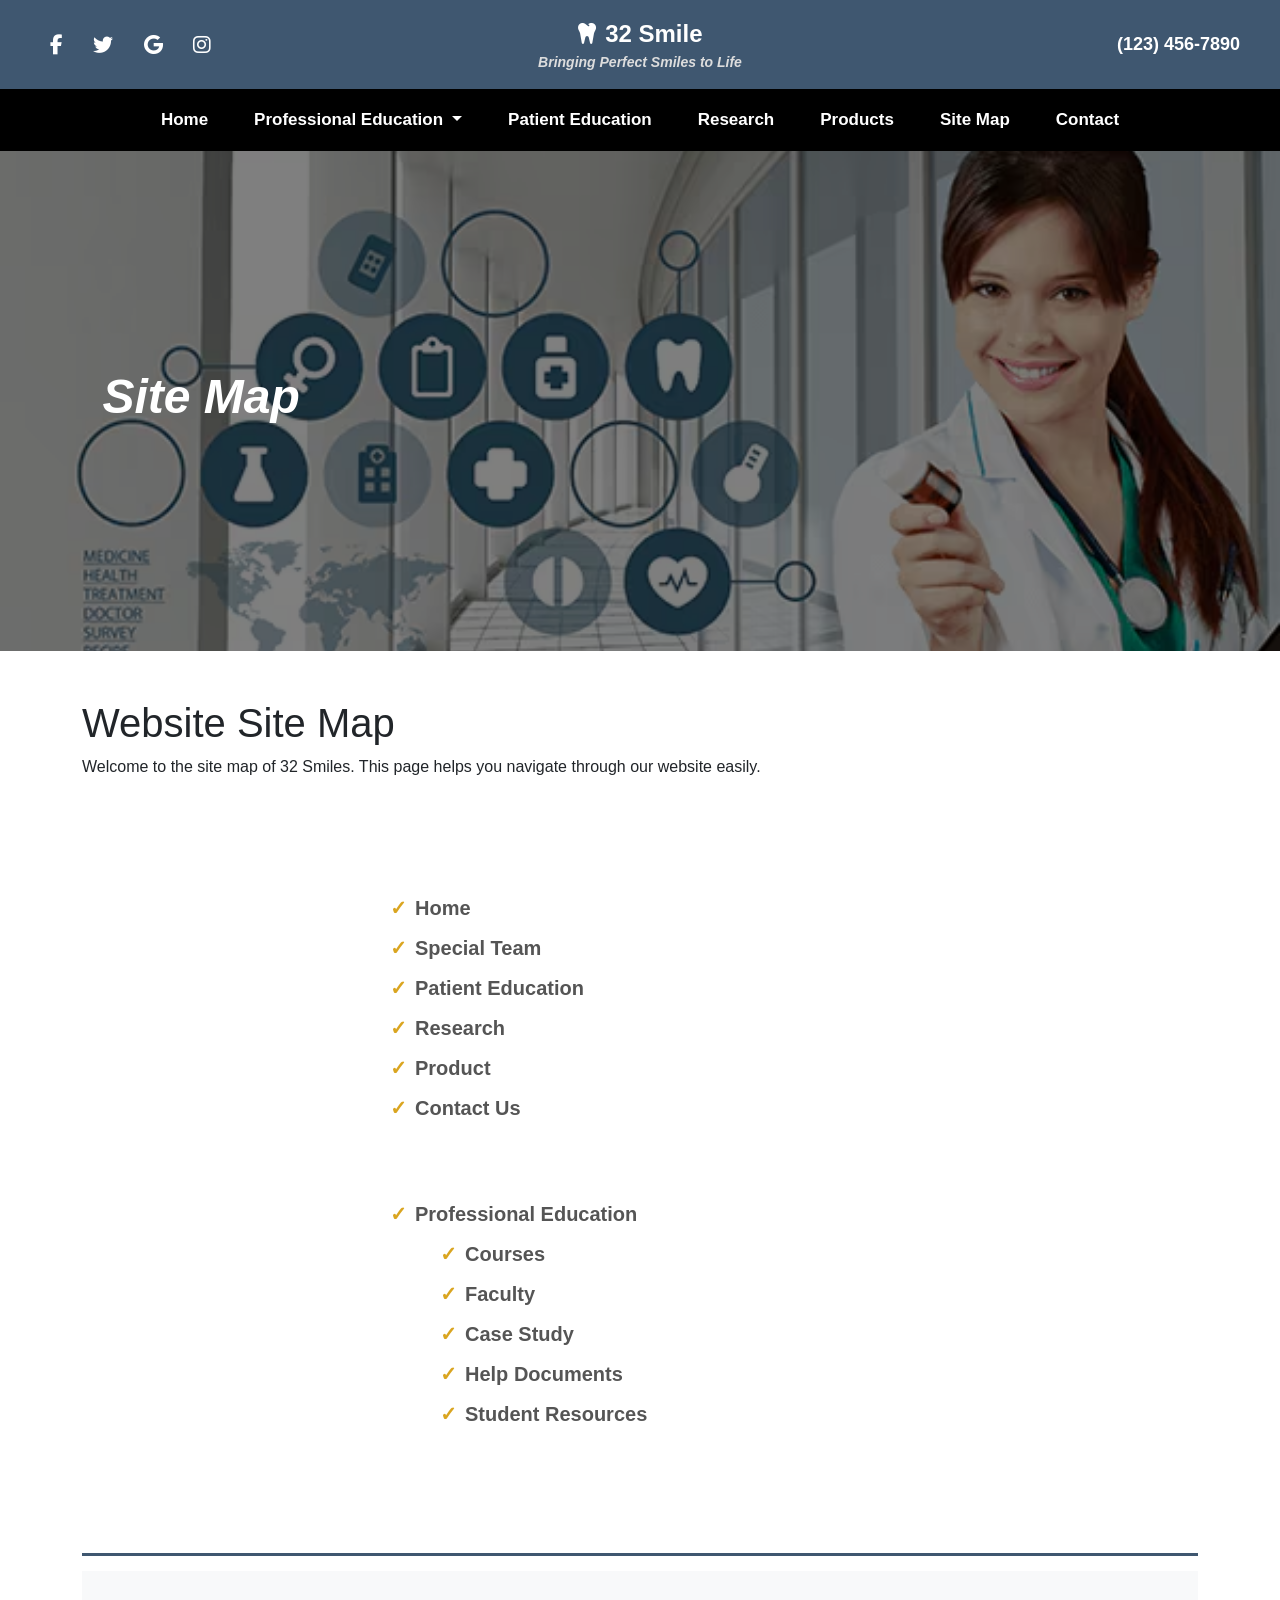
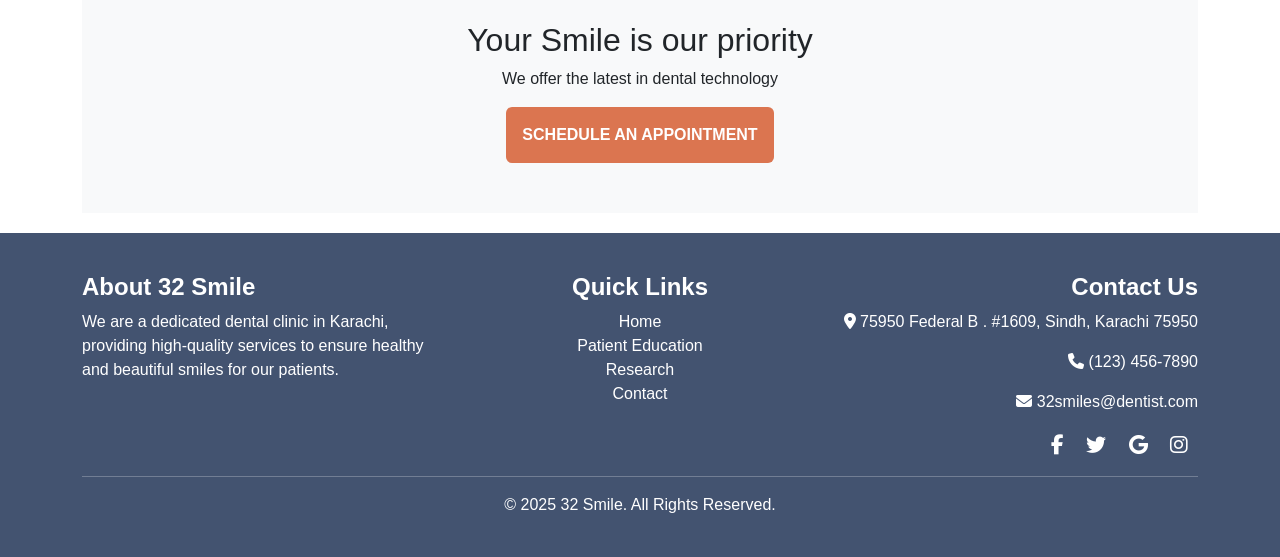
<file: Site.html>
<!DOCTYPE html>
<html lang="en">
  <head>
    <meta charset="UTF-8" />
    <meta name="viewport" content="width=device-width, initial-scale=1.0" />

    <!-- Font Awesome -->
    <link rel="stylesheet" href="https://cdnjs.cloudflare.com/ajax/libs/font-awesome/6.7.2/css/all.min.css" />

    <!-- Bootstrap CSS -->
    <link href="https://cdn.jsdelivr.net/npm/bootstrap@5.3.3/dist/css/bootstrap.min.css" rel="stylesheet">
    <link rel="stylesheet" href="header.css">
    <title>Site Map</title>
    <link rel="stylesheet" href="site.css" />
    <!-- Font Awesome -->

  </head>

  <body>
    <!-- Top Bar -->
    <div class="container-fluid text-white py-3 top-bar">
      <div class="row align-items-center">
        <div class="col-4 text-start social-icons">
          <a href="#" class="text-white me-3"><i class="fab fa-facebook-f"></i></a>
          <a href="#" class="text-white me-3"><i class="fab fa-twitter"></i></a>
          <a href="#" class="text-white me-3"><i class="fab fa-google"></i></a>
          <a href="#" class="text-white"><i class="fab fa-instagram"></i></a>
        </div>
        <div class="col-4 text-center logo">
          <i class="fas fa-tooth"></i>
          <span>32 Smile</span>
          <div class="slogan">Bringing Perfect Smiles to Life</div>
        </div>
        <div class="col-4 text-end contact">
          <span>(123) 456-7890</span>
        </div>
      </div>
    </div>

    <!-- Navbar -->
    <nav class="navbar navbar-expand-lg bg-dark navbar-light">
      <div class="container">
        <!-- Navbar Toggler (for mobile) -->
        <button class="navbar-toggler navbar-dark" type="button" data-bs-toggle="collapse" data-bs-target="#navbarNav">
          <span class="navbar-toggler-icon"></span>
        </button>
        <!-- Navbar Links -->
        <div class="collapse navbar-collapse justify-content-center" id="navbarNav">
          <ul class="navbar-nav text-center">
            <li class="nav-item"><a class="nav-link" href="index.html">Home</a></li>
            <li class="nav-item dropdown">
              <a class="nav-link dropdown-toggle" href="#" id="servicesDropdown" role="button" data-bs-toggle="dropdown" aria-expanded="false">
                Professional Education
              </a>
              <ul class="dropdown-menu">
                <li><a class="dropdown-item" href="courses.html">Courses</a></li>
                <li><a class="dropdown-item" href="faculty.html">Faculty</a></li>
                <li><a class="dropdown-item" href="casestudy.html">Case Studies</a></li>
                <li><a class="dropdown-item" href="helpdoc.html">Help Documents</a></li>
                <li><a class="dropdown-item" href="student.html">Student Resources</a></li>
              </ul>
            </li>
            <li class="nav-item"><a class="nav-link" href="patient.html">Patient Education</a></li>
            <li class="nav-item"><a class="nav-link" href="research.html">Research</a></li>
            <li class="nav-item"><a class="nav-link" href="product.html">Products</a></li>
            <li class="nav-item"><a class="nav-link" href="Site.html">Site Map</a></li>
            <li class="nav-item"><a class="nav-link" href="ContactUs.html">Contact</a></li>
          </ul>
        </div>
      </div>
    </nav>

    <!-- Hero Section -->
    <section class="hero-section">
      <div class="hero-overlay"></div>
      <div class="hero-content">
        <h1><b>Site Map</b></h1>
      </div>
    </section>

    <!-- Site Map Section -->
    <section class="sitemap py-5">
      <div class="container">
        <h1>Website Site Map</h1>
        <p>Welcome to the site map of 32 Smiles. This page helps you navigate through our website easily.</p> <br><br>
        <div class="menu-section">
          <ul class="menu-list">
              <li><a href="index.html">Home</a></li>
              <li><a href="faculty.html">Special Team</a></li>
              <li><a href="patient.html">Patient Education</a></li>
              <li><a href="research.html">Research</a></li>
              <li><a href="product.html">Product</a></li>
              <li><a href="ContactUs.html">Contact Us</a></li>
          </ul>
          <ul class="menu-list">
              <li><a href="#">Professional Education</a></li>
              <div style="margin-left: 50px" class="dropdown1">
              <li><a href="courses.html">Courses</a></li>
              <li><a href="faculty.html">Faculty</a></li>
              <li><a href="casestudy.html">Case Study</a></li>
              <li><a href="helpdoc.html">Help Documents</a></li>
              <li><a href="student.html">Student Resources</a></li>
            </div>
          </ul>
      </div>
    </div>
  </section>
  <!-- Sitemap Section End -->

  <!-- Appointment Section -->

  <div class="container">
    <div class="section-divider"></div>
    <div class="content-wrapper">
        <h2>Your Smile is our priority</h2>
        <p>We offer the latest in dental technology</p>
        <a href="ContactUs.html" class="btn action-button" style="background-color: rgb(219, 117, 80); color: white; padding: 15px; text-decoration: none;">Schedule an Appointment</a>
    </div>
</div>

<!-- Appointment Section End -->

    <!-- Footer Section -->
<footer class="text-white" style="background-color: rgb(67, 83, 112); padding: 40px 0; margin-top: 20px;">
  <div class="container">
      <div class="row">
          <div class="col-md-4 text-center text-md-start">
              <h4 class="fw-bold">About 32 Smile</h4>
              <p>We are a dedicated dental clinic in Karachi, providing high-quality services to ensure healthy and beautiful smiles for our patients.</p>
          </div>
          <div class="col-md-4 text-center">
              <h4 class="fw-bold">Quick Links</h4>
              <ul class="list-unstyled">
                  <li><a href="#" class="text-white text-decoration-none">Home</a></li>
                  <li><a href="patient.html" class="text-white text-decoration-none">Patient Education</a></li>
                  <li><a href="research.html" class="text-white text-decoration-none">Research</a></li>
                  <li><a href="ContactUs.html" class="text-white text-decoration-none">Contact</a></li>
              </ul>
          </div>
          <div class="col-md-4 text-center text-md-end">
              <h4 class="fw-bold">Contact Us</h4>
              <p><i class="fas fa-map-marker-alt"></i> 75950 Federal B . #1609, Sindh, Karachi 75950</p>
              <p><i class="fas fa-phone"></i> (123) 456-7890</p>
              <p><i class="fas fa-envelope"></i> 32smiles@dentist.com</p>
              <div class="social-icons">
                  <a href="#" class="text-white me-2"><i class="fab fa-facebook-f"></i></a>
                  <a href="#" class="text-white me-2"><i class="fab fa-twitter"></i></a>
                  <a href="#" class="text-white me-2"><i class="fab fa-google"></i></a>
                  <a href="#" class="text-white"><i class="fab fa-instagram"></i></a>
              </div>
          </div>
      </div>
      <hr class="bg-white">
      <div class="text-center">
          <p class="mb-0">&copy; 2025 32 Smile. All Rights Reserved.</p>
      </div>
  </div>
</footer>

  <script src="https://cdn.jsdelivr.net/npm/bootstrap@5.3.3/dist/js/bootstrap.bundle.min.js"></script>
</body>
</html>
</file>
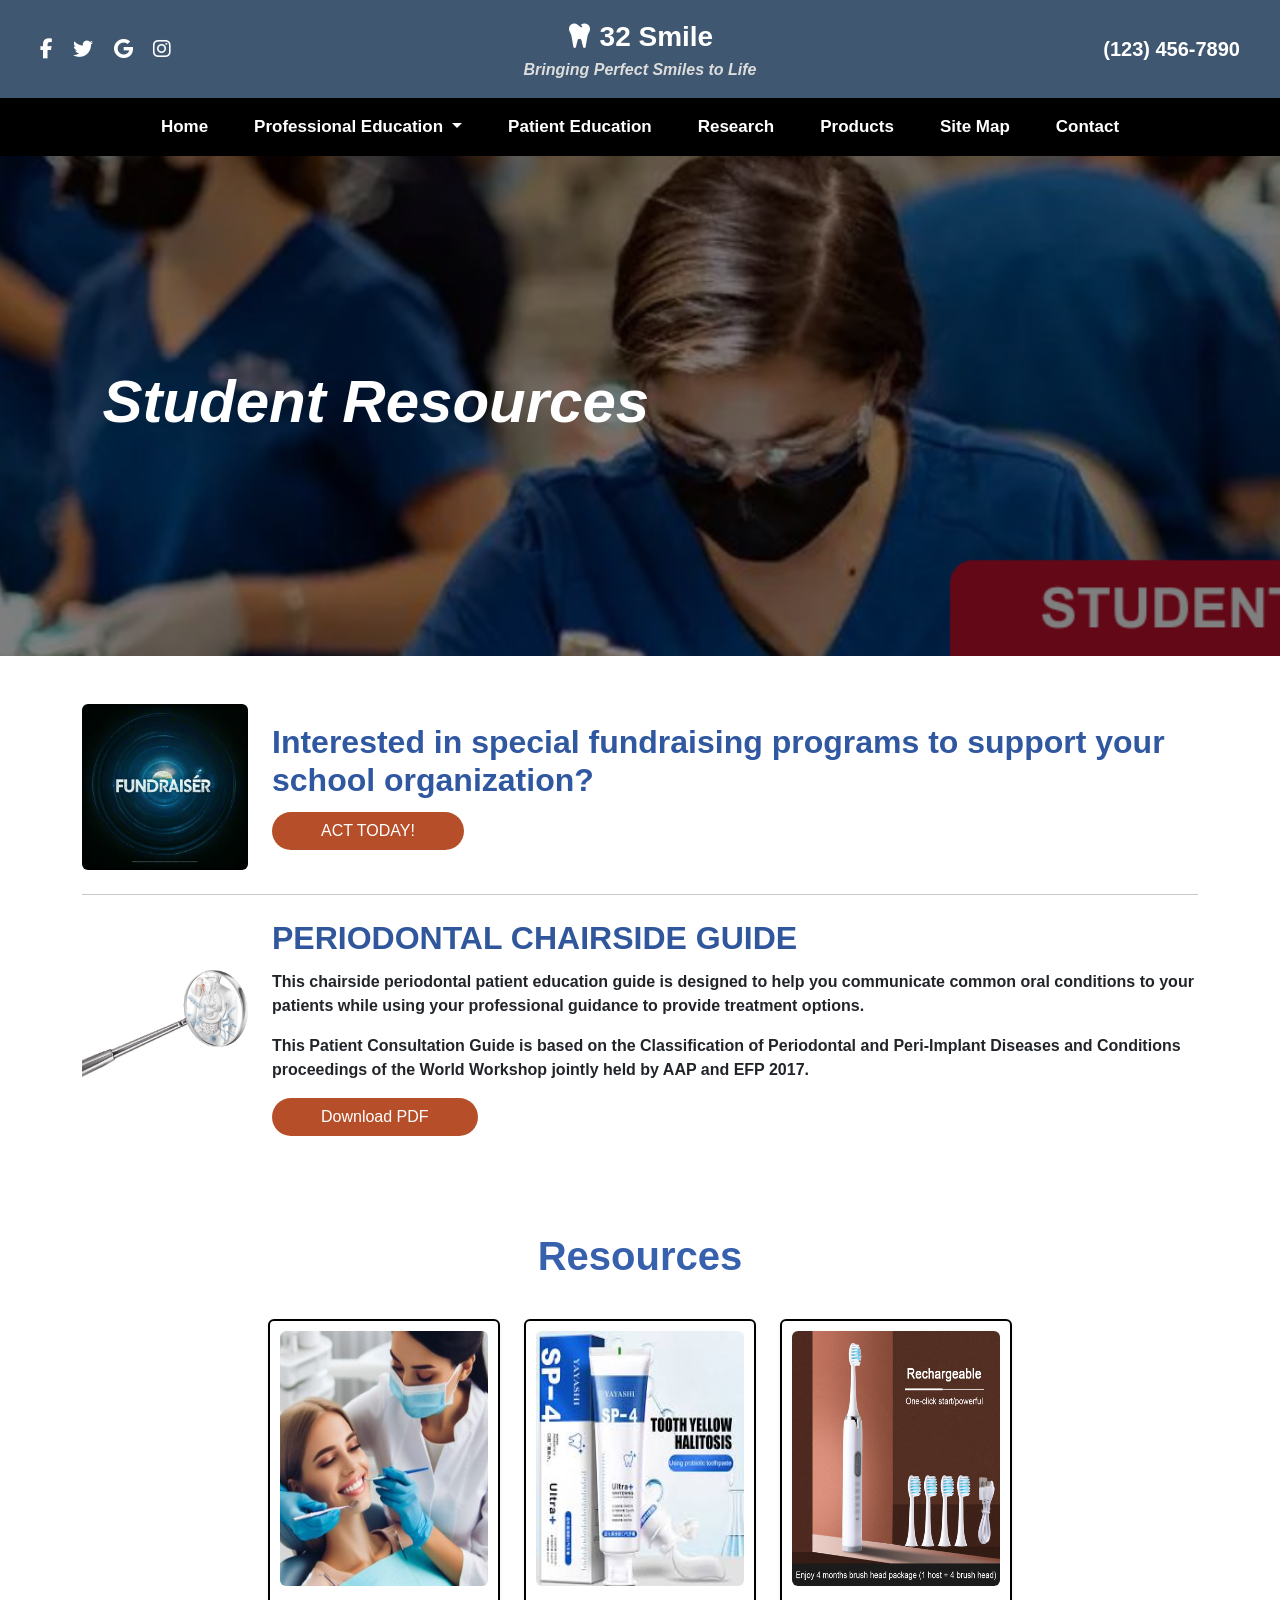
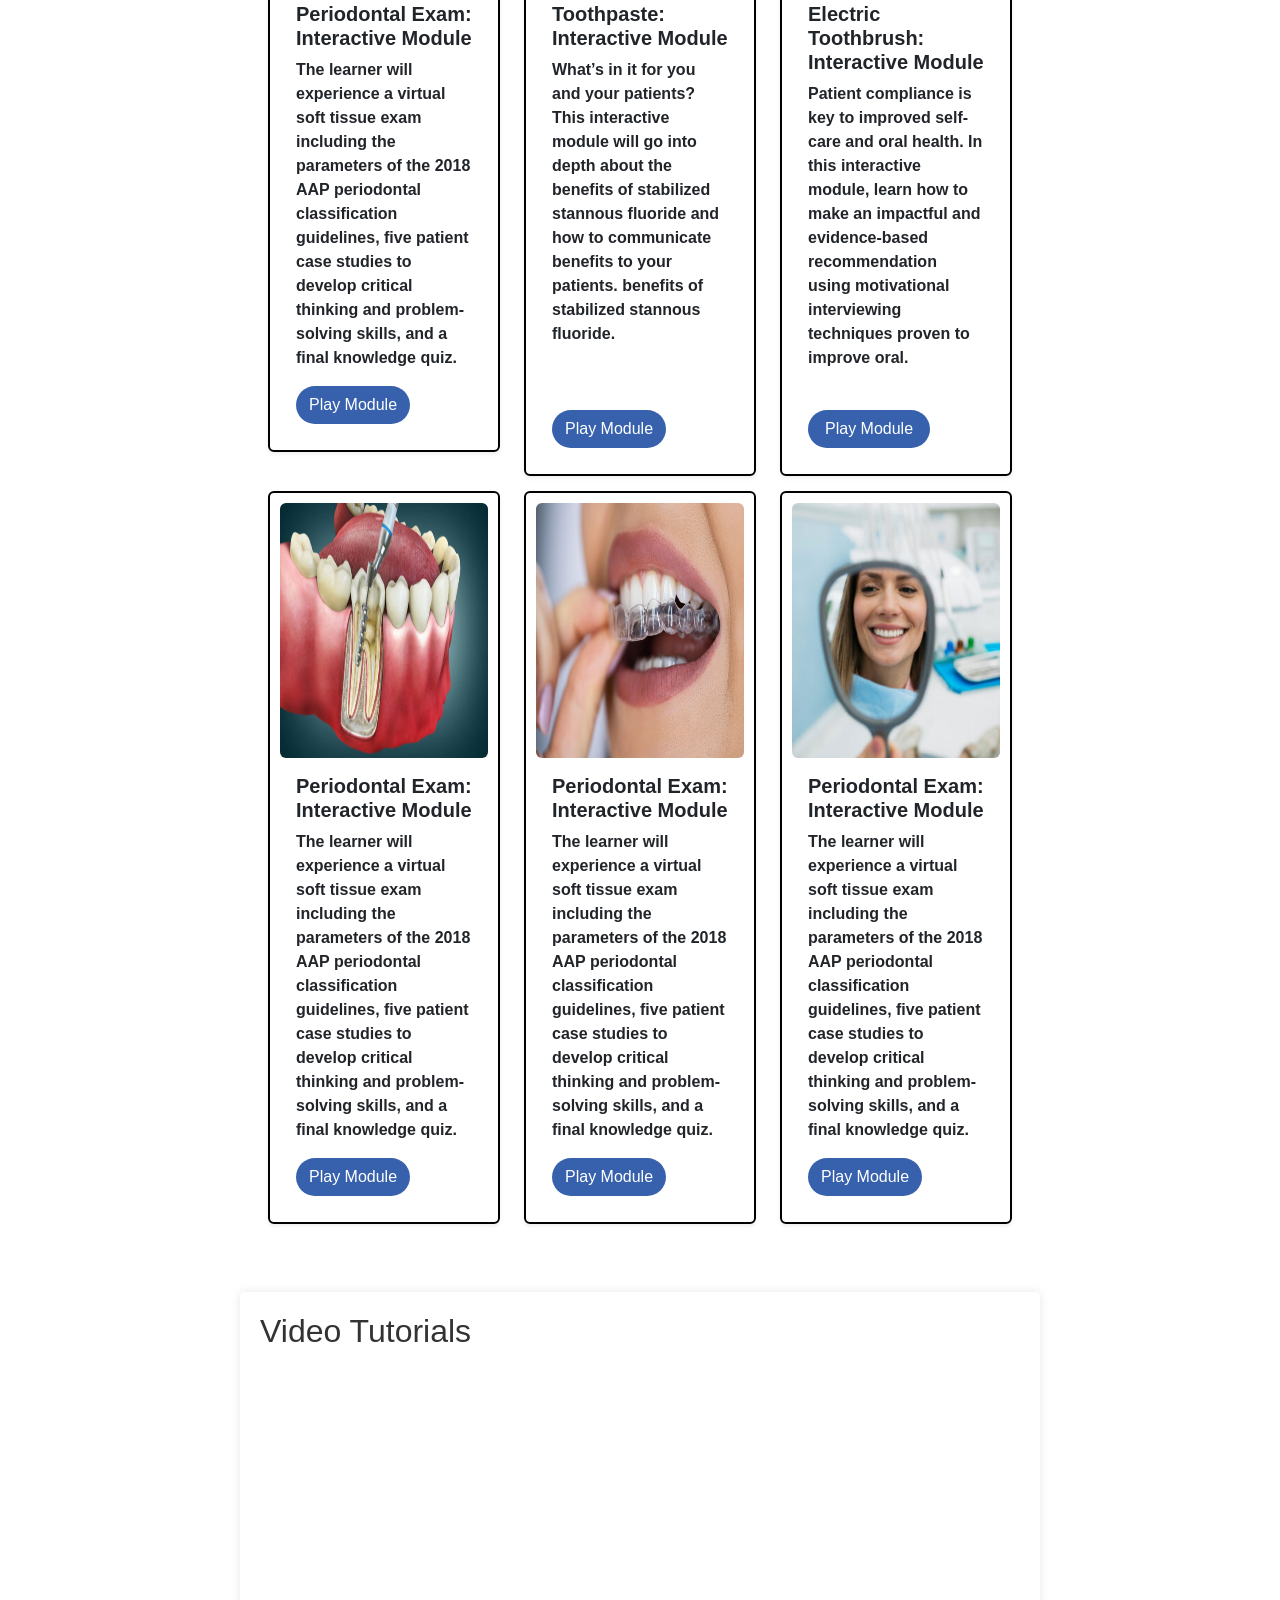
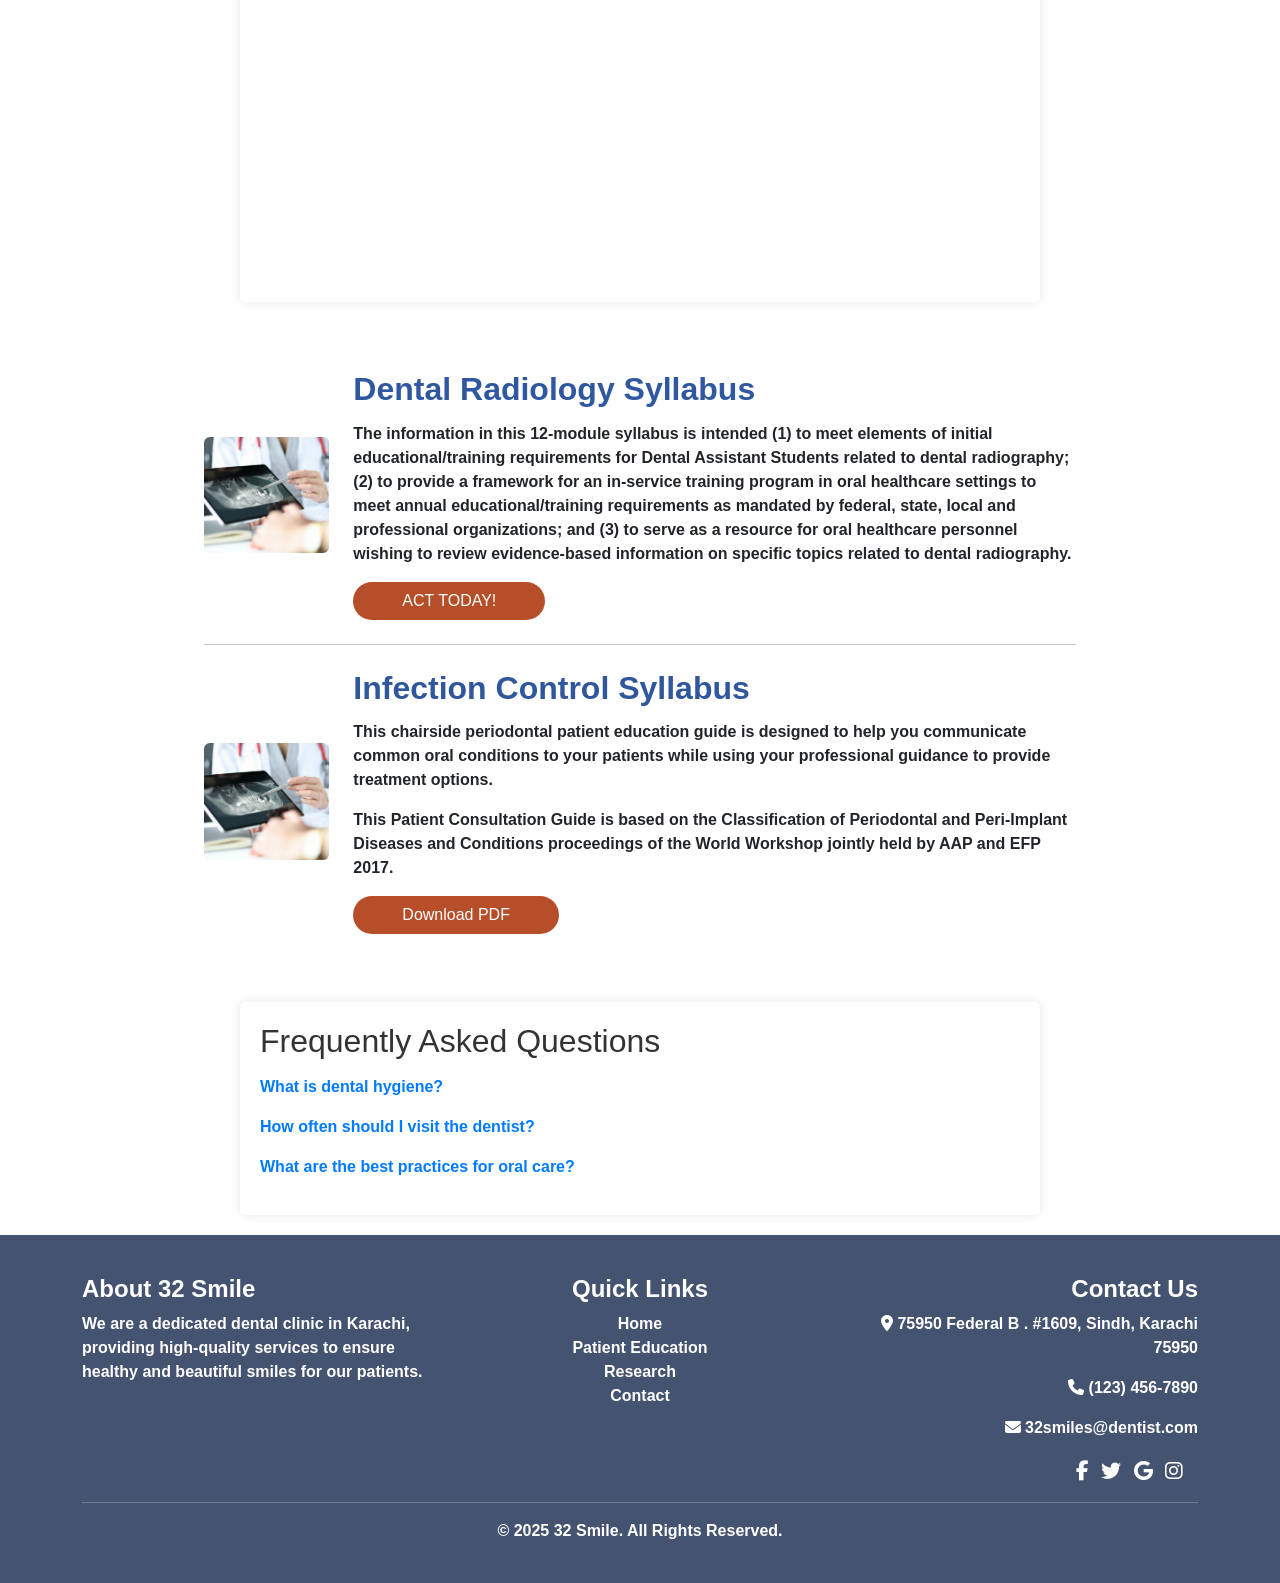
<file: student.html>
<!DOCTYPE html>
<html lang="en">
  <head>
    <meta charset="UTF-8" />
    <meta name="viewport" content="width=device-width, initial-scale=1.0" />

    <link
      rel="stylesheet"
      href="https://cdnjs.cloudflare.com/ajax/libs/font-awesome/6.7.2/css/all.min.css"
    />

    <!-- Bootstrap CSS -->
    <link href="https://cdn.jsdelivr.net/npm/bootstrap@5.3.3/dist/css/bootstrap.min.css" rel="stylesheet">
    <link rel="stylesheet" href="header.css">
    <title>Student Resources</title>

</head>

  <style>
    /* Global Styles */
    * {
      box-sizing: border-box;
      margin: 0;
      padding: 0;
      font-family: "Segoe UI", Tahoma, Geneva, Verdana, sans-serif;
    }

    /* Hero Section */
    .hero-section {
      background: url("img/student.png") no-repeat center center/cover;
      height: 500px; /* Fixed height */
      display: flex;
      align-items: center;
      justify-content: flex-start;
      padding-left: 8%;
      position: relative;
      color: white;
    }

    /* Dark Overlay */
    .hero-overlay {
      position: absolute;
      top: 0;
      left: 0;
      width: 100%;
      height: 100%;
      background: rgba(0, 0, 0, 0.5);
    }

    /* Hero Content */
    .hero-content {
      position: relative;
      z-index: 2;
      max-width: 600px;
    }

    .hero-content h1 {
      font-size: 3rem;
      font-style: italic;
    }

    section {
      max-width: 800px;
      margin: 20px auto;
      background: #fff;
      padding: 20px;
      border-radius: 5px;
      box-shadow: 0px 0px 10px rgba(0, 0, 0, 0.1);
    }

    h2 {
      color: #333;
      padding-bottom: 5px;
    }
    a {
      color: #007bff;
      text-decoration: none;
    }

    a:hover {
      text-decoration: underline;
    }
    iframe {
      width: 100%;
    }
    .faq p strong {
      cursor: pointer;
      color: #007bff;
      display: block;
      margin: 10px 0;
    }

    .faq .answer {
      display: none;
      color: #333;
    }

    .card {
            border: 2px solid black;
            margin-top: 15px;
            padding: 10px;
        }

    .container img{
      height: 255px;
      width: auto;
    }

  

</style>

  <body>
    <!-- Top Bar -->
    <div class="container-fluid text-white py-3 top-bar">
      <div class="row align-items-center">
        <div class="col-4 text-start social-icons">
          <a href="#" class="text-white me-3"
            ><i class="fab fa-facebook-f"></i
          ></a>
          <a href="#" class="text-white me-3"><i class="fab fa-twitter"></i></a>
          <a href="#" class="text-white me-3"><i class="fab fa-google"></i></a>
          <a href="#" class="text-white"><i class="fab fa-instagram"></i></a>
        </div>
        <div class="col-4 text-center logo">
          <i class="fas fa-tooth"></i>
          <span>32 Smile</span>
          <div class="slogan">Bringing Perfect Smiles to Life</div>
        </div>
        <div class="col-4 text-end contact">
          <span>(123) 456-7890</span>
        </div>
      </div>
    </div>

    <!-- Navbar -->
    <nav class="navbar navbar-expand-lg bg-dark navbar-light">
      <div class="container">
          <!-- Navbar Toggler (for mobile) -->
          <button class="navbar-toggler navbar-dark" type="button" data-bs-toggle="collapse" data-bs-target="#navbarNav">
              <span class="navbar-toggler-icon"></span>
          </button>
    
          <!-- Navbar Links -->
          <div class="collapse navbar-collapse justify-content-center" id="navbarNav">
              <ul class="navbar-nav text-center">
                  <li class="nav-item"><a class="nav-link" href="index.html">Home</a></li>
    
                  <!-- Dropdown Menu -->
                  <li class="nav-item dropdown">
                      <a class="nav-link dropdown-toggle" href="#" id="servicesDropdown" role="button" data-bs-toggle="dropdown" aria-expanded="false">
                          Professional Education
                      </a>
                      <ul class="dropdown-menu">
                          <li><a class="dropdown-item" href="courses.html">Courses</a></li>
                          <li><a class="dropdown-item" href="faculty.html">Faculty</a></li>
                          <li><a class="dropdown-item" href="casestudy.html">Case Studies</a></li>
                          <li><a class="dropdown-item" href="helpdoc.html">Help Documents</a></li>
                          <li><a class="dropdown-item" href="student.html">Student Resources</a></li>
                      </ul>
                  </li>
    
                  <li class="nav-item"><a class="nav-link" href="patient.html">Patient Education</a></li>
                  <li class="nav-item"><a class="nav-link" href="research.html">Research</a></li>
                  <li class="nav-item"><a class="nav-link" href="product.html">Products</a></li>
                  <li class="nav-item"><a class="nav-link" href="Site.html">Site Map</a></li>
                  <li class="nav-item"><a class="nav-link" href="ContactUs.html">Contact</a></li>
              </ul>
          </div>
      </div>
    </nav>

    <!-- Hero Section -->
    <section1 class="hero-section">
      <div class="hero-overlay"></div>
      <div class="hero-content">
        <h1 style="font-size: 60px"><b>Student Resources</b></h1>
      </div>
    </section1>
    <!-- hero section End -->

    <!-- Fundraiser -->
    <div class="container py-5">
      <div class="row mb-4">
          <div class="col-md-2 d-flex align-items-center">
              <img style="height: auto;" src="img/fundraiser.jpg" alt="Fundraiser" class="img-fluid rounded">
          </div>
          <div class="col-md-10 d-flex flex-column justify-content-center">
              <h2 class="fw-bold" style="color: rgb(48, 88, 161);"><b>Interested in special fundraising programs to support your school organization?<b></h2>
              <button style="border-radius: 40px; background-color: rgb(182, 79, 41); color: white;" class="btn px-5">ACT TODAY!</button>
          </div>
      </div>
      <hr>
      <div class="row mt-4">
          <div class="col-md-2 d-flex align-items-center">
              <img style="height: auto;" src="img/chairside.jpg" alt="Dental Mirror" class="img-fluid rounded">
          </div>
          <div class="col-md-10">
              <h2 class="fw-bold" style="color: rgb(48, 86, 156);">PERIODONTAL CHAIRSIDE GUIDE</h2>
              <p>
                  This chairside periodontal patient education guide is designed to help you communicate 
                  common oral conditions to your patients while using your professional guidance to provide 
                  treatment options.
              </p>
              <p>
                  This Patient Consultation Guide is based on the Classification of Periodontal and Peri-Implant 
                  Diseases and Conditions proceedings of the World Workshop jointly held by AAP and EFP 2017.
              </p>
              <button style="border-radius: 40px; background-color: rgb(182, 79, 41); color: white;" class="btn px-5">Download PDF</button>
          </div>
      </div>
  </div>
  <!-- Fundraise End -->

  <!-- Resources -->
  <div class="container py-5" style="max-width: 60%;">
    <h1 class="text-center fw-bold mb-4" style="color: rgb(55,97,173);">Resources</h1>
    <div class="row">
        <div class="col-md-4">
            <div class="card shadow-sm">
                <img src="img/caring.jpg" class="card-img-top rounded" alt="Periodontal Exam">
                <div class="card-body">
                    <h5 class="fw-bold">Periodontal Exam: Interactive Module</h5>
                    <p>The learner will experience a virtual soft tissue exam including the parameters of the 2018 AAP periodontal classification guidelines, five patient case studies to develop critical thinking and problem-solving skills, and a final knowledge quiz.</p>
                    <button style="border-radius: 20px; background-color: rgb(55, 97, 173); color: white;" class="btn">Play Module</button>
                </div>
            </div>
        </div>

        <div class="col-md-4">
            <div class="card shadow-sm">
                <img src="product/Thoothpaste2.jpg" class="card-img-top rounded" alt="Toothpaste">
                <div class="card-body">
                    <h5 class="fw-bold">Toothpaste: Interactive Module</h5>
                    <p>What’s in it for you and your patients? This interactive module will go into depth about the benefits of stabilized stannous fluoride and how to communicate benefits to your patients. benefits of stabilized stannous fluoride.</p><br><br>
                    <button style="border-radius: 20px; background-color: rgb(55, 97, 173); color: white;" class="btn">Play Module</button>
                </div>
            </div>
        </div>

        <div class="col-md-4">
            <div class="card shadow-sm">
                <img src="product/Toothbrush3.jpg" class="card-img-top rounded" alt="Electric Toothbrush">
                <div class="card-body">
                    <h5 class="fw-bold">Electric Toothbrush: Interactive Module</h5>
                    <p>Patient compliance is key to improved self-care and oral health. In this interactive module, learn how to make an impactful and evidence-based recommendation using motivational interviewing techniques proven to improve oral.</p> <br>
                    <button style="border-radius: 20px; background-color: rgb(55, 97, 173); color: white;" class="btn px-3">Play Module</button>
                </div>
            </div>
        </div>

        <div class="col-md-4">
          <div class="card shadow-sm">
              <img src="img/rootcanal.jpg" class="card-img-top rounded" alt="Periodontal Exam">
              <div class="card-body">
                  <h5 class="fw-bold">Periodontal Exam: Interactive Module</h5>
                  <p>The learner will experience a virtual soft tissue exam including the parameters of the 2018 AAP periodontal classification guidelines, five patient case studies to develop critical thinking and problem-solving skills, and a final knowledge quiz.</p>
                  <button style="border-radius: 20px; background-color: rgb(55, 97, 173); color: white;" class="btn">Play Module</button>
              </div>
          </div>
      </div>

      <div class="col-md-4">
        <div class="card shadow-sm">
            <img src="img/Invisalign.jpg" class="card-img-top rounded" alt="Periodontal Exam">
            <div class="card-body">
                <h5 class="fw-bold">Periodontal Exam: Interactive Module</h5>
                <p>The learner will experience a virtual soft tissue exam including the parameters of the 2018 AAP periodontal classification guidelines, five patient case studies to develop critical thinking and problem-solving skills, and a final knowledge quiz.</p>
                <button style="border-radius: 20px; background-color: rgb(55, 97, 173); color: white;" class="btn">Play Module</button>
            </div>
        </div>
    </div>

    <div class="col-md-4">
      <div class="card shadow-sm">
          <img src="img/Smile.jpg" class="card-img-top rounded" alt="Periodontal Exam">
          <div class="card-body">
              <h5 class="fw-bold">Periodontal Exam: Interactive Module</h5>
              <p>The learner will experience a virtual soft tissue exam including the parameters of the 2018 AAP periodontal classification guidelines, five patient case studies to develop critical thinking and problem-solving skills, and a final knowledge quiz.</p>
              <button style="border-radius: 20px; background-color: rgb(55, 97, 173); color: white;" class="btn">Play Module</button>
          </div>
      </div>
  </div>
</div>
</div>
<!-- Resource End -->

    <section class="video-tutorials">
      <h2>Video Tutorials</h2>
      <iframe
        src="https://www.youtube.com/embed/vjhHnTCSy0U?si=CBf_-1WMAEhB_fSA"
        title="YouTube video player"
        frameborder="0"
        allow="accelerometer; autoplay; clipboard-write; encrypted-media; gyroscope; picture-in-picture; web-share"
        referrerpolicy="strict-origin-when-cross-origin"
        allowfullscreen
      ></iframe><br><br>

      <iframe
        src="https://www.youtube.com/embed/8gVfdyASewA?si=hWmy2pPSc2PGnsYh"
        title="YouTube video player"
        frameborder="0"
        allow="accelerometer; autoplay; clipboard-write; encrypted-media; gyroscope; picture-in-picture; web-share"
        referrerpolicy="strict-origin-when-cross-origin"
        allowfullscreen
      ></iframe><br><br>

      <iframe
        src="https://www.youtube.com/embed/90Ee1W3FVG8?si=Ofsbi-lNZ8F7V9Tz"
        title="YouTube video player"
        frameborder="0"
        allow="accelerometer; autoplay; clipboard-write; encrypted-media; gyroscope; picture-in-picture; web-share"
        referrerpolicy="strict-origin-when-cross-origin"
        allowfullscreen
      ></iframe>
    </section>

    <!-- Fundraise -->
    <div class="container py-5" style="max-width: 70%;">
      <div class="row mb-4">
          <div class="col-md-2 d-flex align-items-center">
              <img style="height: auto;" src="img/Radiology.jpg" alt="Fundraiser" class="img-fluid rounded">
          </div>
          <div class="col-md-10 d-flex flex-column justify-content-center">
              <h2 class="fw-bold" style="color: rgb(48, 88, 161);"><b>Dental Radiology Syllabus<b></h2>
                <p>The information in this 12-module syllabus is intended (1) to meet elements of initial educational/training requirements for Dental Assistant Students related to dental radiography; (2) to provide a framework for an in-service training program in oral healthcare settings to meet annual educational/training requirements as mandated by federal, state, local and professional organizations; and (3) to serve as a resource for oral healthcare personnel wishing to review evidence-based information on specific topics related to dental radiography.</p>
              <button style="border-radius: 40px; background-color: rgb(182, 79, 41); color: white;" class="btn px-5">ACT TODAY!</button>
          </div>
      </div>
      <hr>
      <div class="row mt-4">
          <div class="col-md-2 d-flex align-items-center">
              <img style="height: auto;" src="img/Radiology.jpg" alt="Dental Mirror" class="img-fluid rounded">
          </div>
          <div class="col-md-10">
              <h2 class="fw-bold" style="color: rgb(48, 86, 156);">Infection Control Syllabus</h2>
              <p>
                  This chairside periodontal patient education guide is designed to help you communicate 
                  common oral conditions to your patients while using your professional guidance to provide 
                  treatment options.
              </p>
              <p>
                  This Patient Consultation Guide is based on the Classification of Periodontal and Peri-Implant 
                  Diseases and Conditions proceedings of the World Workshop jointly held by AAP and EFP 2017.
              </p>
              <button style="border-radius: 40px; background-color: rgb(182, 79, 41); color: white;" class="btn px-5">Download PDF</button>
          </div>
      </div>
  </div>
  <!-- Fundraise End -->

    <section class="faq">
      <h2>Frequently Asked Questions</h2>
      <p><strong>What is dental hygiene?</strong></p>
      <p class="answer">
        Dental hygiene refers to the practice of keeping your mouth clean and
        free of disease by regular brushing, flossing, and professional
        cleanings.
      </p>

      <p><strong>How often should I visit the dentist?</strong></p>
      <p class="answer">
        It is recommended to visit the dentist at least twice a year for routine
        checkups and cleanings.
      </p>

      <p><strong>What are the best practices for oral care?</strong></p>
      <p class="answer">
        Brushing twice a day, flossing daily, using mouthwash, and maintaining a
        healthy diet are key practices for good oral care.
      </p>
    </section>

    <!-- Footer Section -->
<footer class="text-white" style="background-color: rgb(67, 83, 112); padding: 40px 0; margin-top: 20px;">
  <div class="container">
      <div class="row">
          <div class="col-md-4 text-center text-md-start">
              <h4 class="fw-bold">About 32 Smile</h4>
              <p>We are a dedicated dental clinic in Karachi, providing high-quality services to ensure healthy and beautiful smiles for our patients.</p>
          </div>
          <div class="col-md-4 text-center">
              <h4 class="fw-bold">Quick Links</h4>
              <ul class="list-unstyled">
                  <li><a href="#" class="text-white text-decoration-none">Home</a></li>
                  <li><a href="patient.html" class="text-white text-decoration-none">Patient Education</a></li>
                  <li><a href="research.html" class="text-white text-decoration-none">Research</a></li>
                  <li><a href="ContactUs.html" class="text-white text-decoration-none">Contact</a></li>
              </ul>
          </div>
          <div class="col-md-4 text-center text-md-end">
              <h4 class="fw-bold">Contact Us</h4>
              <p><i class="fas fa-map-marker-alt"></i> 75950 Federal B . #1609, Sindh, Karachi 75950</p>
              <p><i class="fas fa-phone"></i> (123) 456-7890</p>
              <p><i class="fas fa-envelope"></i> 32smiles@dentist.com</p>
              <div class="social-icons">
                  <a href="#" class="text-white me-2"><i class="fab fa-facebook-f"></i></a>
                  <a href="#" class="text-white me-2"><i class="fab fa-twitter"></i></a>
                  <a href="#" class="text-white me-2"><i class="fab fa-google"></i></a>
                  <a href="#" class="text-white"><i class="fab fa-instagram"></i></a>
              </div>
          </div>
      </div>
      <hr class="bg-white">
      <div class="text-center">
          <p class="mb-0">&copy; 2025 32 Smile. All Rights Reserved.</p>
      </div>
  </div>
</footer>

    <script>
      document.addEventListener("DOMContentLoaded", function () {
        const faqQuestions = document.querySelectorAll(".faq p strong");

        faqQuestions.forEach((question) => {
          question.addEventListener("click", function () {
            let parent = this.parentElement;
            let answer = parent.nextElementSibling;
            if (answer && answer.classList.contains("answer")) {
              answer.style.display =
                answer.style.display === "none" || answer.style.display === ""
                  ? "block"
                  : "none";
            }
          });
        });
      });
    </script>
  <script src="https://cdn.jsdelivr.net/npm/bootstrap@5.3.3/dist/js/bootstrap.bundle.min.js"></script>
</body>
</html>
</file>
<file: home.css>
/* Global Styles */
* {
  box-sizing: border-box;
  margin: 0;
  padding: 0;
}

html, body {
  overflow-x: hidden;
  width: 100%;
}

/* Top Bar Animation */
/* Top Bar */
.top-bar {
  padding: 15px 40px; 
  background: rgb(63, 87, 112); 
  color: white;
}

.social-icons a {
  font-size: 20px;
  margin-right: 15px;
  color: white;
  transition: color 0.3s ease-in-out;
}

.social-icons a:hover {
  color: #00bfff; 
}

.logo {
  font-size: 28px;
  font-weight: bold;
  text-align: center;
}

.slogan {
  font-size: 16px;
  font-style: italic;
  color: #ddd;
}

.contact {
  text-align: right;
  font-size: 20px;
  font-weight: bold;
}

/* Navbar */
.navbar {
  background-color: black !important;
  font-size: 17px;
  position: sticky;
  top: 0;
  width: 100%;
  z-index: 10;
  animation: slideInNavbar 0.5s ease-in-out;
}

/* Navbar Collapse */
.navbar-collapse {
  display: flex;
  justify-content: center; 
  width: 100%;
}

.navbar-nav {
  display: flex;
  justify-content: center;  
  width: 100%;
  padding-left: 0; 
  margin-bottom: 0;
}

/* Navbar Item */
.navbar-nav .nav-item {
  padding: 0 15px; 
}

/* Navbar Link */
.navbar-nav .nav-link {
  color: white !important;
  font-weight: bold;
}

/* Navbar Toggler */
.navbar-toggler {
  border-color: white;
}

/* Dropdown Menu */
.navbar .dropdown-menu {
  background: white;
  border-radius: 8px;
  box-shadow: 0px 4px 10px rgba(0, 0, 0, 0.2);
  border: none;
  display: none;
  opacity: 0;
  transform: translateY(10px);
  transition: opacity 0.3s ease-in-out, transform 0.3s ease-in-out;
}

.navbar .nav-item.dropdown:hover .dropdown-menu {
  display: block;
  opacity: 1;
  transform: translateY(0);
}

.navbar .dropdown-menu .dropdown-item {
  color: #333 !important;
  font-weight: 500;
  padding: 12px 20px;
  transition: background 0.3s ease-in-out, padding 0.2s ease-in-out;
}

.navbar .dropdown-menu .dropdown-item:hover {
  background: rgb(235, 124, 83);
  color: white !important;
  padding-left: 25px;
}

/* Responsive Navbar for Mobile */
@media (max-width: 992px) {
  .navbar-nav {
    display: block;
    text-align: center;
  }

  .navbar-toggler {
    margin-left: auto; /* Center the navbar-toggler button */
  }
}

/* Hero Section */
.hero-section {
  background: url('img/main.jpg') no-repeat center center/cover;
  height: 80vh; 
  display: flex;
  align-items: center;
  justify-content: flex-start;
  padding-left: 0%;
  position: relative;
  text-align: center;
  color: white;
  animation: fadeInUp 1s ease-in-out; 
}

@keyframes fadeInUp {
  0% {
    transform: translateY(50px);
    opacity: 0;
  }
  100% {
    transform: translateY(0);
    opacity: 1;
  }
}

.hero-overlay {
  position: absolute;
  top: 0;
  left: 0;
  width: 100%;
  height: 100%;
  background: rgba(0, 0, 0, 0.5);
}

.hero-content {
  position: relative;
  z-index: 2;
  max-width: 600px;
  margin: auto;
}

.hero-content h1 {
  font-size: 2.5rem;
  font-style: oblique;
  animation: fadeInHeroText 1s ease-in-out;
}

@keyframes fadeInHeroText {
  0% {
    transform: translateY(50px);
    opacity: 0;
  }
  100% {
    transform: translateY(0);
    opacity: 1;
  }
}



/* Appointment Button Animation */
.btn.btn-appointment {
  background: #007bff;
  color: white;
  font-weight: bold;
  border-radius: 30px;
  padding: 12px 30px;
  font-size: 16px;
  text-transform: uppercase;
  transition: all 0.3s;
}

.btn.btn-appointment:hover {
  background: white;
  color: #007bff;
  border: 2px solid #007bff;
  transform: scale(1.08);
}



/* Responsive Design */
@media (max-width: 992px) {
  .hero-section {
    height: 70vh;
  }

  .hero-content h1 {
    font-size: 2rem;
  }
}

@media (max-width: 767.98px) {
  .top-bar {
    padding: 15px 15px;
  }

  .top-bar .row {
    display: flex;
    flex-direction: column;
    align-items: center;
  }

  .top-bar .logo {
    order: 1;
    width: 100%;
    margin-bottom: 8px;
    font-size: 24px;
    text-align: center;
  }

  .top-bar .logo i {
    font-size: 22px;
  }

  .top-bar .slogan {
    font-size: 13px;
  }

  .top-bar .social-icons {
    order: 2;
    width: 100%;
    text-align: center;
    margin-top: 4px;
    margin-bottom: 6px;
  }

  .top-bar .social-icons a {
    margin: 0 8px;
    font-size: 18px;
  }

  .top-bar .contact {
    order: 3;
    width: 100%;
    text-align: center;
    font-size: 16px;
    font-weight: bold;
    margin-top: 0;
  }

  .hero-section {
    height: auto;
    min-height: unset;
    display: block;
    background: none !important;
    padding: 0;
  }

  .hero-overlay {
    display: none !important;
  }

  .hero-mobile-banner img {
    display: block;
    width: 100%;
    height: auto;
  }

  .hero-content {
    background-color: rgb(63, 87, 112);
    color: white;
    padding: 30px 20px;
    max-width: 100%;
    margin: 0;
  }

  .hero-content h1 {
    font-size: 1.6rem;
  }

  .founder {
    padding: 10px 0 !important;
    display: block !important;
    justify-content: unset !important;
  }

  .founder p.founder {
    padding-left: 0 !important;
    margin: 0;
  }

  .navbar-nav {
    text-align: center;
  }

  .container3 h1 {
    font-size: 2rem;
  }

  .container4 {
    margin-left: 15px !important;
    margin-right: 15px !important;
  }

  .container5 {
    padding: 30px 15px !important;
  }

  .review-box {
    width: 100% !important;
    max-width: 100% !important;
    padding: 20px !important;
  }
}

/* Cards Animation */
.custom-section {
  background-color: #ffffff;
  padding: 0px 0;
}

.custom-heading {
  font-weight: bold;
  color: #2b2d42;
}

.custom-highlight {
  font-weight: bold;
  color: #1d3557;
}

.btn-orange {
  background-color: rgb(230, 119, 78);
  color: white;
  border: none;
  margin: 10px;
  padding: 15px;
}

.btn-orange:hover {
  background-color: #bb5e07;
}

.btn-blue {
  background-color: #2b2d42;
  color: white;
  padding: 15px;
  border: none;
  margin: 10px;
}

.btn-blue:hover {
  background-color: #444879;
}

/* Service Box Animation */
.service-box {
  position: relative;
  overflow: hidden;
  border-radius: 5px;
  width: 95%;
  margin-left: auto;
  margin-right: auto;
  opacity: 0;
  animation: fadeInServiceBox 1s forwards;
}

@keyframes fadeInServiceBox {
  0% {
    opacity: 0;
  }
  100% {
    opacity: 1;
  }
}

.service-img {
  width: 100%;
  height: 200px;
  object-fit: cover;
  transition: transform 0.3s ease-in-out;
}

.service-img:hover {
  transform: scale(1.1);
}

.service-title {
  position: absolute;
  bottom: 0;
  width: 100%;
  background-color: rgb(67, 83, 112);
  color: white;
  text-align: center;
  padding: 10px;
  font-size: 18px;
  font-weight: bold;
}

.service-title:hover {
  background-color: #6d72a5;
  cursor: pointer;
}

.content-section {
  min-height: 400px;
}

.container4 {
  margin-left: 100px;
  margin-right: 100px;
  animation: fadeInContainer 1s ease-in-out;
}

/* Responsive Service Boxes */
@media (max-width: 768px) {
  .service-box {
    max-width: 100%;
  }
}


@keyframes fadeInTopBar {
  0% {
    opacity: 0;
  }
  100% {
    opacity: 1;
  }
}

/* Make sure all other fadeIn keyframes are relatively quick */
@keyframes fadeInHeroText {
  0% {
    transform: translateY(50px);
    opacity: 0;
  }
  100% {
    transform: translateY(0);
    opacity: 1;
  }
}

@keyframes fadeInServiceBox {
  0% {
    opacity: 0;
  }
  100% {
    opacity: 1;
  }
}

/* Optional: Use smooth easing for transitions */
* {
  transition: all 0.3s ease-in-out;
}

/* testimonial */

.container5{
  background: url("img/review.jpg") no-repeat center center fixed;
  background-size: cover;
  padding: 60px;
}

.review-box {
  background: rgba(0, 123, 255, 0.7);
  padding: 30px;
  color: white;
  text-align: center;
  border-radius: 10px;
}
.review-box img {
  width: 60px;
  height: 60px;
  border-radius: 50%;
  margin-bottom: 10px;
}

/* Responsive Testimonials */
@media (max-width: 768px) {
  .review-box {
    max-width: 90%;
  }
}

/* Footer */
.footer {
  background-color: rgb(67, 83, 112);
  color: white;
  padding: 40px 0;
}

.footer a {
  color: white;
  text-decoration: none;
}

.footer a:hover {
  text-decoration: underline;
}

.footer .social-icons a {
  font-size: 1.2rem;
  margin-right: 10px;
}


@media (max-width: 768px) {
  .footer {
    padding: 20px;
    text-align: center;
  }
}
</file>
<file: header.css>
/* Top Bar */
.top-bar {
  padding: 15px 40px;
  background: rgb(63, 87, 112);
  color: white;
}

.social-icons a {
  font-size: 20px;
  margin-right: 15px;
  color: white;
  transition: color 0.3s ease-in-out;
}

.social-icons a:hover {
  color: #00bfff;
}

.logo {
  font-size: 28px;
  font-weight: bold;
  text-align: center;
}

.slogan {
  font-size: 16px;
  font-style: italic;
  color: #ddd;
}

.contact {
  text-align: right;
  font-size: 20px;
  font-weight: bold;
}

/* Navbar */
.navbar {
  background-color: black !important;
  font-size: 17px;
  position: sticky;
  top: 0;
  width: 100%;
  z-index: 1000;
}

.navbar-collapse {
  display: flex;
  justify-content: center;
  width: 100%;
}

.navbar-nav {
  display: flex;
  justify-content: center;
  width: 100%;
  padding-left: 0;
  margin-bottom: 0;
}

.navbar-nav .nav-item {
  padding: 0 15px;
}

.navbar-nav .nav-link {
  color: white !important;
  font-weight: bold;
}

.navbar-toggler {
  border-color: white;
}

.navbar .dropdown-menu {
  background: white;
  border-radius: 8px;
  box-shadow: 0px 4px 10px rgba(0, 0, 0, 0.2);
  border: none;
}

.navbar .dropdown-menu .dropdown-item {
  color: #333 !important;
  font-weight: 500;
  padding: 12px 20px;
  transition: background 0.3s ease-in-out, padding 0.2s ease-in-out;
}

.navbar .dropdown-menu .dropdown-item:hover {
  background: rgb(235, 124, 83);
  color: white !important;
  padding-left: 25px;
}

@media (max-width: 992px) {
  .navbar-nav {
    display: block;
    text-align: center;
  }
  .navbar-toggler {
    margin-left: auto;
  }
}

@media (max-width: 767.98px) {
  .top-bar {
    padding: 10px 15px;
  }
  .top-bar .row {
    display: flex;
    flex-direction: column;
    align-items: center;
  }
  .top-bar .col-4 {
    width: 100%;
    text-align: center;
  }
  .top-bar .logo {
    order: 1;
    font-size: 22px;
    margin-bottom: 8px;
  }
  .top-bar .social-icons {
    order: 2;
    margin-bottom: 6px;
    margin-right: 0;
  }
  .top-bar .social-icons a {
    margin: 0 8px;
    font-size: 18px;
  }
  .top-bar .contact {
    order: 3;
    text-align: center;
    font-size: 16px;
  }
  .navbar-nav {
    text-align: center;
  }
}
</file>
<file: site.css>
* {
  box-sizing: border-box;
  margin: 0;
  padding: 0;
  font-family: 'Segoe UI', Tahoma, Geneva, Verdana, sans-serif;
}

/* Top Bar */
.top-bar {
  padding: 15px 40px;
  background: rgb(63, 87, 112);
  color: white;
  text-align: center;
}

.social-icons a {
  font-size: 20px;
  margin: 0 10px;
  color: white;
  transition: color 0.3s ease-in-out;
}

.logo {
  font-size: 24px;
  font-weight: bold;
}

.slogan {
  font-size: 14px;
  font-style: italic;
  color: #ddd;
}

.contact {
  font-size: 18px;
  font-weight: bold;
}

/* Navbar */
.navbar {
  padding: 10px 40px;
  position: sticky;
  top: 0;
  width: 100%;
  z-index: 1000;
}

.navbar-nav {
  margin: 0 auto;
}

.navbar-nav .nav-item {
  padding: 0 15px;
}

.navbar-light .navbar-nav .nav-link {
  color: white !important;
  font-weight: bold;
  transition: color 0.3s ease-in-out;
}

.navbar-light .navbar-nav .nav-link:hover {
  color: #00bfff;
}

.navbar-light .navbar-toggler {
  border-color: white;
}

/* Dropdown Menu */
.navbar .dropdown-menu {
  background: white;
  border-radius: 8px;
  box-shadow: 0px 4px 10px rgba(0, 0, 0, 0.2);
  border: none;
  display: none;
  opacity: 0;
  transform: translateY(10px);
  transition: opacity 0.3s ease-in-out, transform 0.3s ease-in-out;
}

.navbar .nav-item.dropdown:hover .dropdown-menu {
  display: block;
  opacity: 1;
  transform: translateY(0);
}

.navbar .dropdown-menu .dropdown-item {
  color: #333 !important;
  font-weight: 500;
  padding: 12px 20px;
  transition: background 0.3s ease-in-out, padding 0.2s ease-in-out;
}

.navbar .dropdown-menu .dropdown-item:hover {
  background: rgb(235, 124, 83);
  color: white !important;
  padding-left: 25px;
}

/* Hero Section */
.hero-section {
  background: url('img/sitemap.jpg') no-repeat center center/cover;
  height: 500px; 
  display: flex;
  align-items: center;
  justify-content: flex-start;
  padding-left: 8%;
  position: relative;
  color: white;
}

.hero-overlay {
  position: absolute;
  top: 0;
  left: 0;
  width: 100%;
  height: 100%;
  background: rgba(0, 0, 0, 0.5);
}

.hero-content {
  position: relative;
  z-index: 2;
  max-width: 600px;
}

.hero-content h1 {
  font-size: 3rem;
  font-style: italic;
}

@media (max-width: 768px) {
  .hero-section {
    height: 60vh;
  }

  .hero-content h1 {
    font-size: 2rem;
  }
}

/* Sitemap */
.menu-section {
  max-width: 500px;
  display: flex;
  justify-content: space-between;
  gap: 50px;
  margin: 50px auto;
  flex-wrap: wrap;
  font-size: 20px;
}

.menu-list {
  list-style: none;
  padding: 0;
}

.menu-list li {
  margin-bottom: 10px;
}

.menu-list li a {
  text-decoration: none;
  color: #555;
  font-weight: 600;
  transition: color 0.3s ease-in-out;
}

.menu-list li a:hover {
  color: #000;
}

.menu-list li::before {
  content: '\2713';
  color: goldenrod;
  margin-right: 8px;
  font-weight: bold;
}

/* Appointment section */

.section-divider {
  border-top: 3px solid rgb(63, 87, 112);
  width: 100%;
  margin-bottom: 15px;
}
.content-wrapper {
  text-align: center;
  padding: 50px 0;
  background-color: #f8f9fa;
}
.action-button {
  padding: 20px;
  text-transform: uppercase;
  font-weight: bold;
}

.btn:hover{
  background-color: rgb(35, 69, 133);
}

@media (max-width: 767.98px) {
  .top-bar {
    padding: 10px 15px;
  }
  .top-bar .row {
    display: flex;
    flex-direction: column;
    align-items: center;
  }
  .top-bar .col-4 {
    width: 100%;
    text-align: center;
  }
  .top-bar .social-icons {
    order: 2;
    margin-bottom: 6px;
  }
  .top-bar .logo {
    order: 1;
    font-size: 22px;
    margin-bottom: 8px;
  }
  .top-bar .contact {
    order: 3;
    text-align: center;
  }
}
</file>
